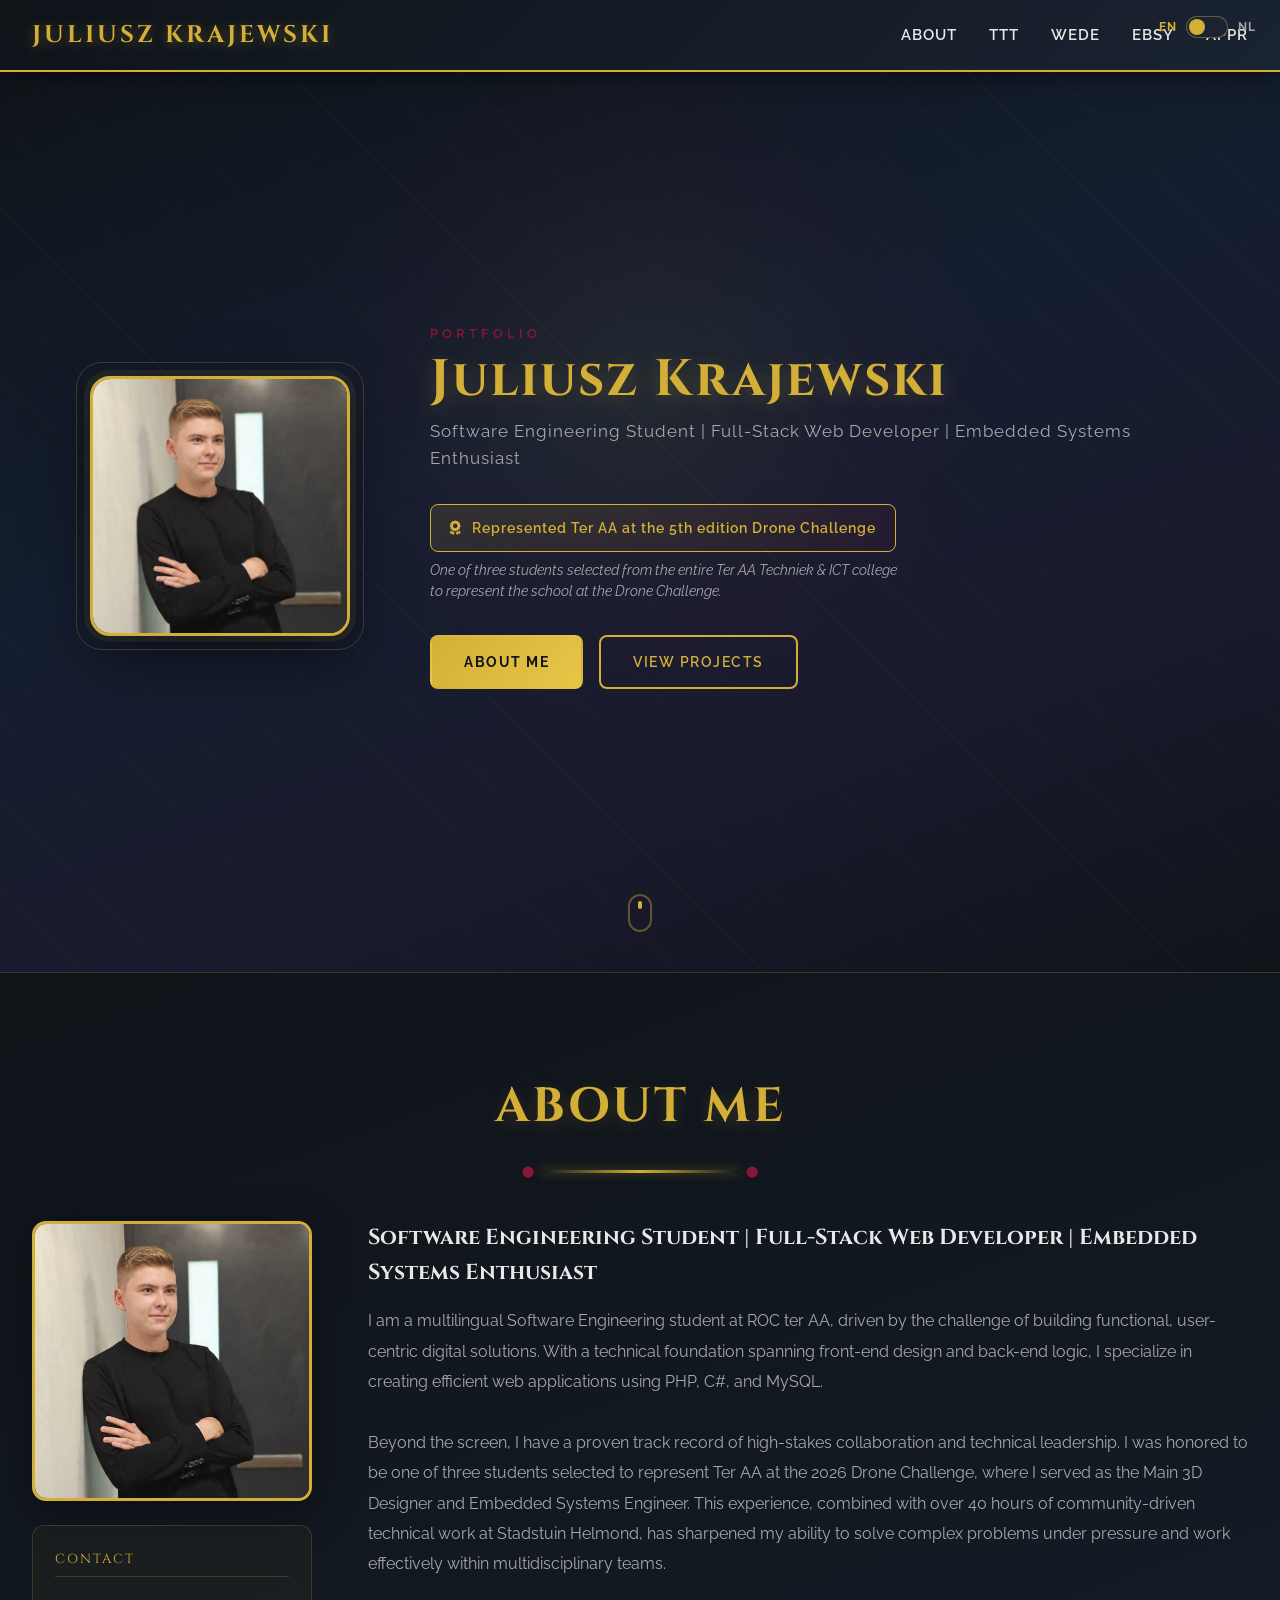
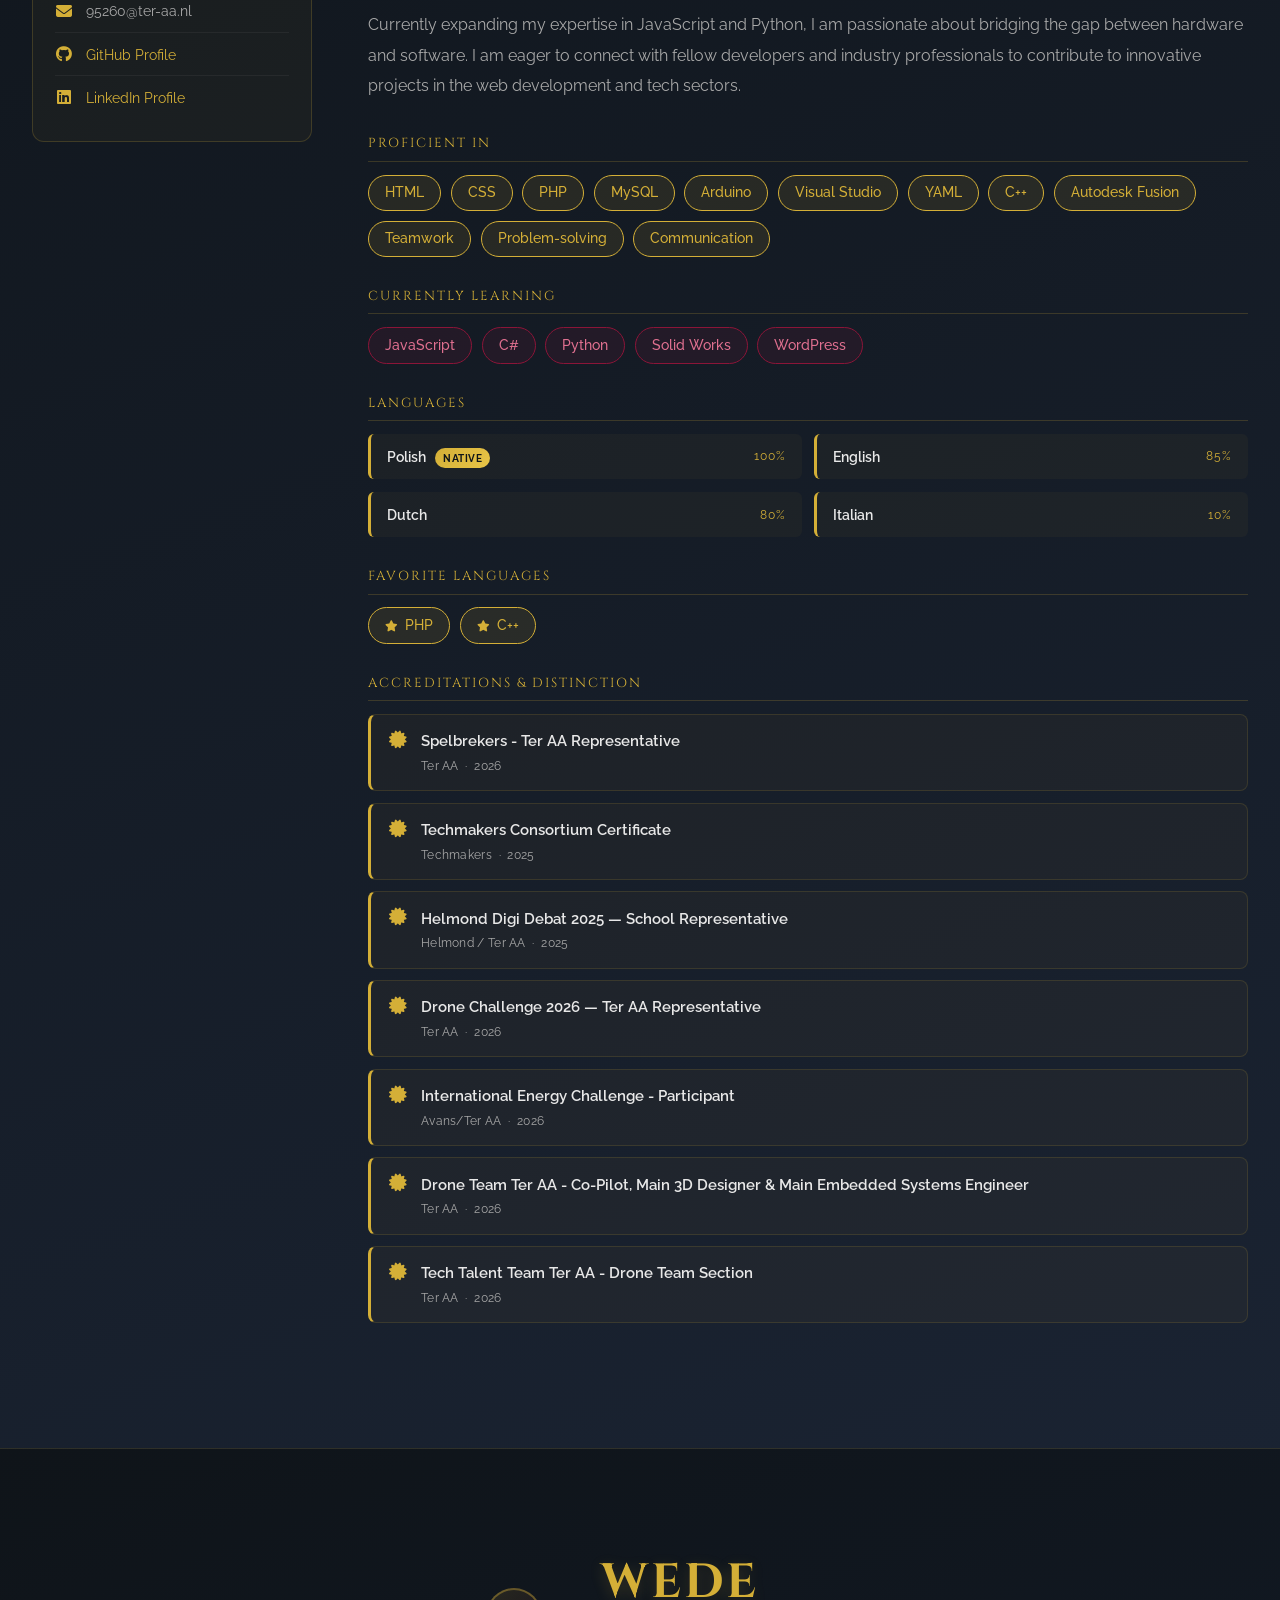
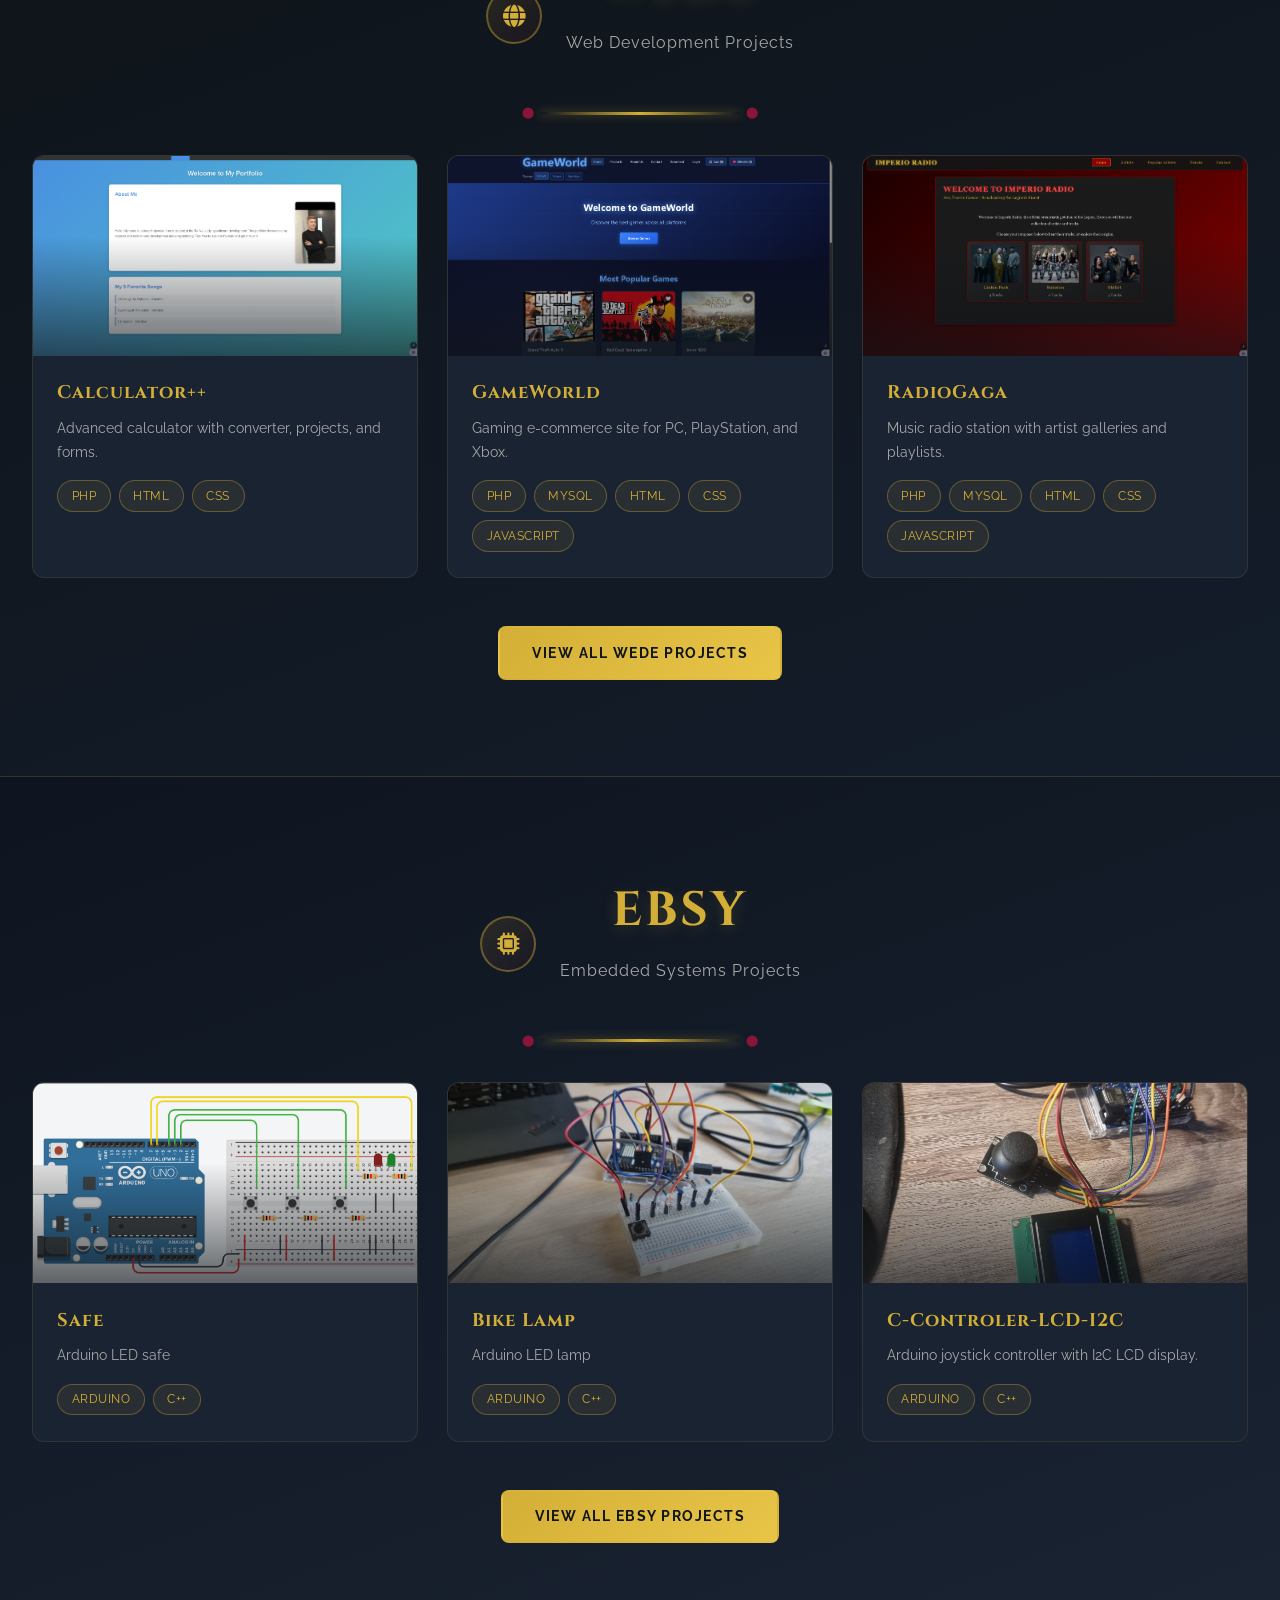
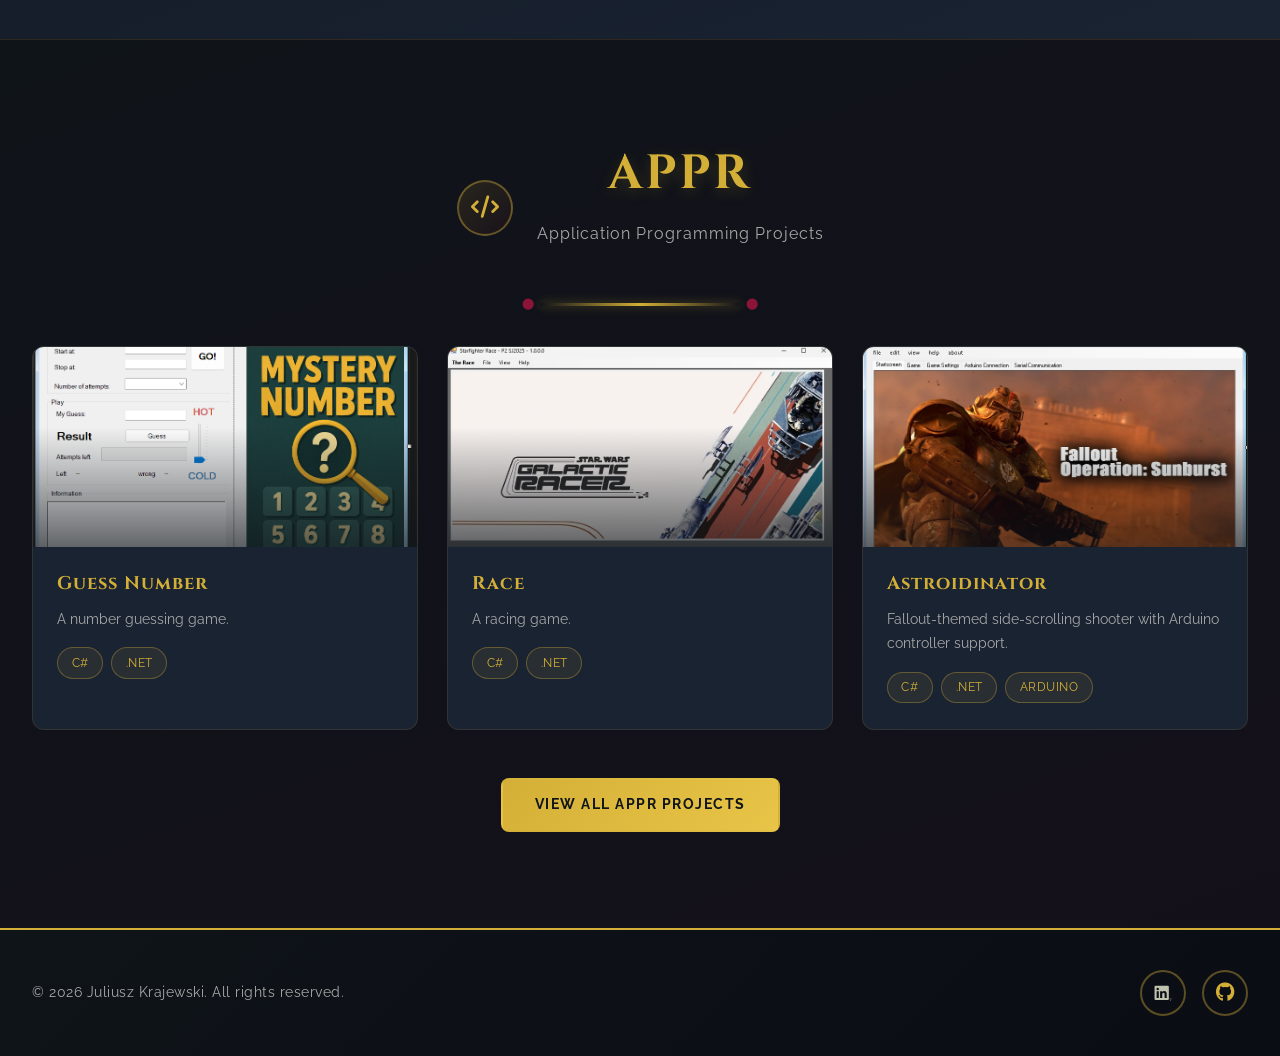
<file: index.html>
<!DOCTYPE html>
<html lang="en">
<head>
    <meta charset="UTF-8">
    <meta name="viewport" content="width=device-width, initial-scale=1.0">
    <title>Juliusz Krajewski – Portfolio</title>
    <link rel="preconnect" href="https://fonts.googleapis.com">
    <link href="https://fonts.googleapis.com/css2?family=Cinzel:wght@400;600;700&family=Raleway:wght@300;400;500;600;700&display=swap" rel="stylesheet">
    <link rel="stylesheet" href="https://cdnjs.cloudflare.com/ajax/libs/font-awesome/6.4.0/css/all.min.css">
    <link rel="stylesheet" href="styles/portfolio.css">
</head>
<body>

<!-- Language Toggle -->
<div class="lang-toggle-wrapper">
    <label class="lang-switch" aria-label="Switch language">
        <span class="lang-switch__label lang-switch__label--active">EN</span>
        <div class="lang-switch__toggle">
            <input type="checkbox" id="langToggle" aria-label="Toggle English / Dutch">
            <div class="lang-switch__slider"></div>
        </div>
        <span class="lang-switch__label">NL</span>
    </label>
</div>

<!-- NAVIGATION -->
<header class="main-header" id="top">
    <nav class="navbar">
        <div class="nav-container">
            <a href="#hero" class="logo-link" data-field="hero-name">Juliusz Krajewski</a>
            <ul class="nav-menu" id="navMenu">
                <li><a href="#about" class="nav-link" data-i18n="nav.about">About</a></li>
                <li><a href="pages/ttt.html" class="nav-link" data-i18n="nav.ttt">TTT</a></li>
                <li><a href="#wede"  class="nav-link" data-i18n="nav.wede">WEDE</a></li>
                <li><a href="#ebsy"  class="nav-link" data-i18n="nav.ebsy">EBSY</a></li>
                <li><a href="#appr"  class="nav-link" data-i18n="nav.appr">APPR</a></li>
            </ul>
            <button class="nav-toggle" id="navToggle" aria-label="Toggle navigation">
                <span></span><span></span><span></span>
            </button>
        </div>
    </nav>
</header>

<!-- HERO -->
<section class="hero" id="hero">
    <div class="hero-bg-pattern" aria-hidden="true"></div>
    <div class="hero-inner">

        <div class="hero-photo-wrap">
            <img data-field="hero-image"
                 src="assets/me.jpg"
                 alt="Juliusz Krajewski"
                 class="hero-photo">
            <div class="hero-photo-ring" aria-hidden="true"></div>
        </div>

        <div class="hero-text">
            <p class="hero-eyebrow" data-i18n="hero.eyebrow" data-field="hero-eyebrow">Portfolio</p>
            <h1 class="hero-name" data-field="hero-name">Juliusz Krajewski</h1>
            <p class="hero-title" data-i18n="hero.title">Software Engineering Student | Full-Stack Web Developer | Embedded Systems Enthusiast</p>
            <div class="hero-badge">
                <i class="fas fa-award"></i>
                <span data-i18n="hero.participation">Represented Ter AA at the 5th edition Drone Challenge</span>
            </div>
            <p class="hero-badge-sub" data-i18n="hero.badge_sub">
                One of three students selected from the entire Ter AA Techniek & ICT college
                to represent the school at the Drone Challenge.
            </p>
            <div class="hero-ctas">
                <a href="#about" class="btn-gold" data-i18n="hero.btn_about">About Me</a>
                <a href="#wede"  class="btn-outline" data-i18n="hero.btn_projects">View Projects</a>
            </div>
        </div>

    </div>
    <div class="scroll-indicator" aria-hidden="true"><span></span></div>
</section>

<!-- ABOUT ME -->
<section class="section about-section" id="about">
    <div class="section-container">
        <h2 class="section-title" data-i18n="about.title">About Me</h2>
        <div class="roman-divider"></div>

        <div class="about-grid">

            <!-- Left: photo + contact card -->
            <div class="about-left">
                <img data-field="about-image"
                     src="assets/me.jpg"
                     alt="Juliusz Krajewski"
                     class="about-photo">

                <div class="contact-card">
                    <p class="card-label" data-i18n="about.contact">Contact</p>
                    <div class="contact-item">
                        <i class="fas fa-envelope"></i>
                        <span data-field="contact-email">95260@ter-aa.nl</span>
                    </div>
                    <div class="contact-item">
                        <i class="fab fa-github"></i>
                        <a data-field="contact-github"
                           href="https://github.com/ShadowPL618"
                           target="_blank" rel="noopener" data-i18n="about.github">GitHub Profile</a>
                    </div>
                    <div class="contact-item">
                        <i class="fab fa-linkedin"></i>
                        <a data-field="contact-linkedin"
                           href="https://www.linkedin.com/in/juliusz-krajewski-12a225389/?skipRedirect=true"
                           target="_blank" rel="noopener" data-i18n="about.linkedin">LinkedIn Profile</a>
                    </div>
                </div>
            </div>

            <!-- Right: bio, skills, languages -->
            <div class="about-right">
                <h3 class="about-role" data-i18n="about.role">Software Engineering Student | Full-Stack Web Developer | Embedded Systems Enthusiast</h3>
                <p class="about-bio" data-i18n="about.bio"></p>

                <div class="skills-block">
                    <p class="card-label" data-i18n="about.skills_proficient">Proficient In</p>
                    <div class="badges-row" id="skills-proficient"></div>
                </div>

                <div class="skills-block">
                    <p class="card-label" data-i18n="about.skills_learning">Currently Learning</p>
                    <div class="badges-row" id="skills-learning"></div>
                </div>

                <div class="skills-block">
                    <p class="card-label" data-i18n="about.languages">Languages</p>
                    <div class="languages-grid" id="languages-grid"></div>
                </div>

                <div class="skills-block" id="favorite-block">
                    <p class="card-label" data-i18n="about.favorite_languages">Favorite Languages</p>
                    <div class="badges-row" id="favorite-technologies"></div>
                </div>

                <div class="skills-block">
                    <p class="card-label" data-i18n="about.certificates">Accreditations & Distinction</p>
                    <ul class="certificates-list" id="certificates-list"></ul>
                </div>
            </div>

        </div>
    </div>
</section>

<!-- WEDE SECTION -->
<section class="section proj-section proj-section--wede" id="wede">
    <div class="section-container">
        <div class="proj-section-header">
            <div class="proj-section-icon"><i class="fas fa-globe"></i></div>
            <div>
                <h2 class="section-title" data-i18n="section.wede">WEDE</h2>
                <p class="section-subtitle" data-i18n="section.wede_subtitle">Web Development Projects</p>
            </div>
        </div>
        <div class="roman-divider"></div>
        <div class="preview-grid" id="projects-wede"></div>
        <div class="section-cta">
            <a href="pages/wede.html" class="btn-gold" data-i18n="project.view_all_wede">
                View All WEDE Projects <i class="fas fa-arrow-right"></i>
            </a>
        </div>
    </div>
</section>

<!-- EBSY SECTION -->
<section class="section proj-section proj-section--ebsy" id="ebsy">
    <div class="section-container">
        <div class="proj-section-header">
            <div class="proj-section-icon"><i class="fas fa-microchip"></i></div>
            <div>
                <h2 class="section-title" data-i18n="section.ebsy">EBSY</h2>
                <p class="section-subtitle" data-i18n="section.ebsy_subtitle">Embedded Systems Projects</p>
            </div>
        </div>
        <div class="roman-divider"></div>
        <div class="preview-grid" id="projects-ebsy"></div>
        <div class="section-cta">
            <a href="pages/ebsy.html" class="btn-gold" data-i18n="project.view_all_ebsy">
                View All EBSY Projects <i class="fas fa-arrow-right"></i>
            </a>
        </div>
    </div>
</section>

<!-- APPR SECTION -->
<section class="section proj-section proj-section--appr" id="appr">
    <div class="section-container">
        <div class="proj-section-header">
            <div class="proj-section-icon"><i class="fas fa-code"></i></div>
            <div>
                <h2 class="section-title" data-i18n="section.appr">APPR</h2>
                <p class="section-subtitle" data-i18n="section.appr_subtitle">Application Programming Projects</p>
            </div>
        </div>
        <div class="roman-divider"></div>
        <div class="preview-grid" id="projects-appr"></div>
        <div class="section-cta">
            <a href="pages/appr.html" class="btn-gold" data-i18n="project.view_all_appr">
                View All APPR Projects <i class="fas fa-arrow-right"></i>
            </a>
        </div>
    </div>
</section>

<!-- FOOTER -->
<footer class="main-footer">
    <div class="footer-inner">
        <p class="footer-copy">&copy; <span id="footer-year">2026</span> <span id="footer-name">Juliusz Krajewski</span>. <span data-i18n="footer.copyright">All rights reserved.</span></p>
        <div class="footer-socials">
            <a href="https://www.linkedin.com/in/juliusz-krajewski-12a225389/?skipRedirect=true"
               target="_blank" rel="noopener" class="social-btn social-btn--linkedin" title="LinkedIn">
                <img src="assets/LinkedIn-Icon-Black-Logo.wine.svg" alt="LinkedIn" class="social-svg">
            </a>
            <a href="https://github.com/ShadowPL618"
               target="_blank" rel="noopener" class="social-btn social-btn--github" title="GitHub">
                <i class="fab fa-github"></i>
            </a>
        </div>
    </div>
</footer>

<!-- Scripts -->
<script src="data/portfolio-data.js"></script>
<script src="scripts/portfolio-i18n.js"></script>
<script src="scripts/portfolio-main.js"></script>

</body>
</html>
</file>
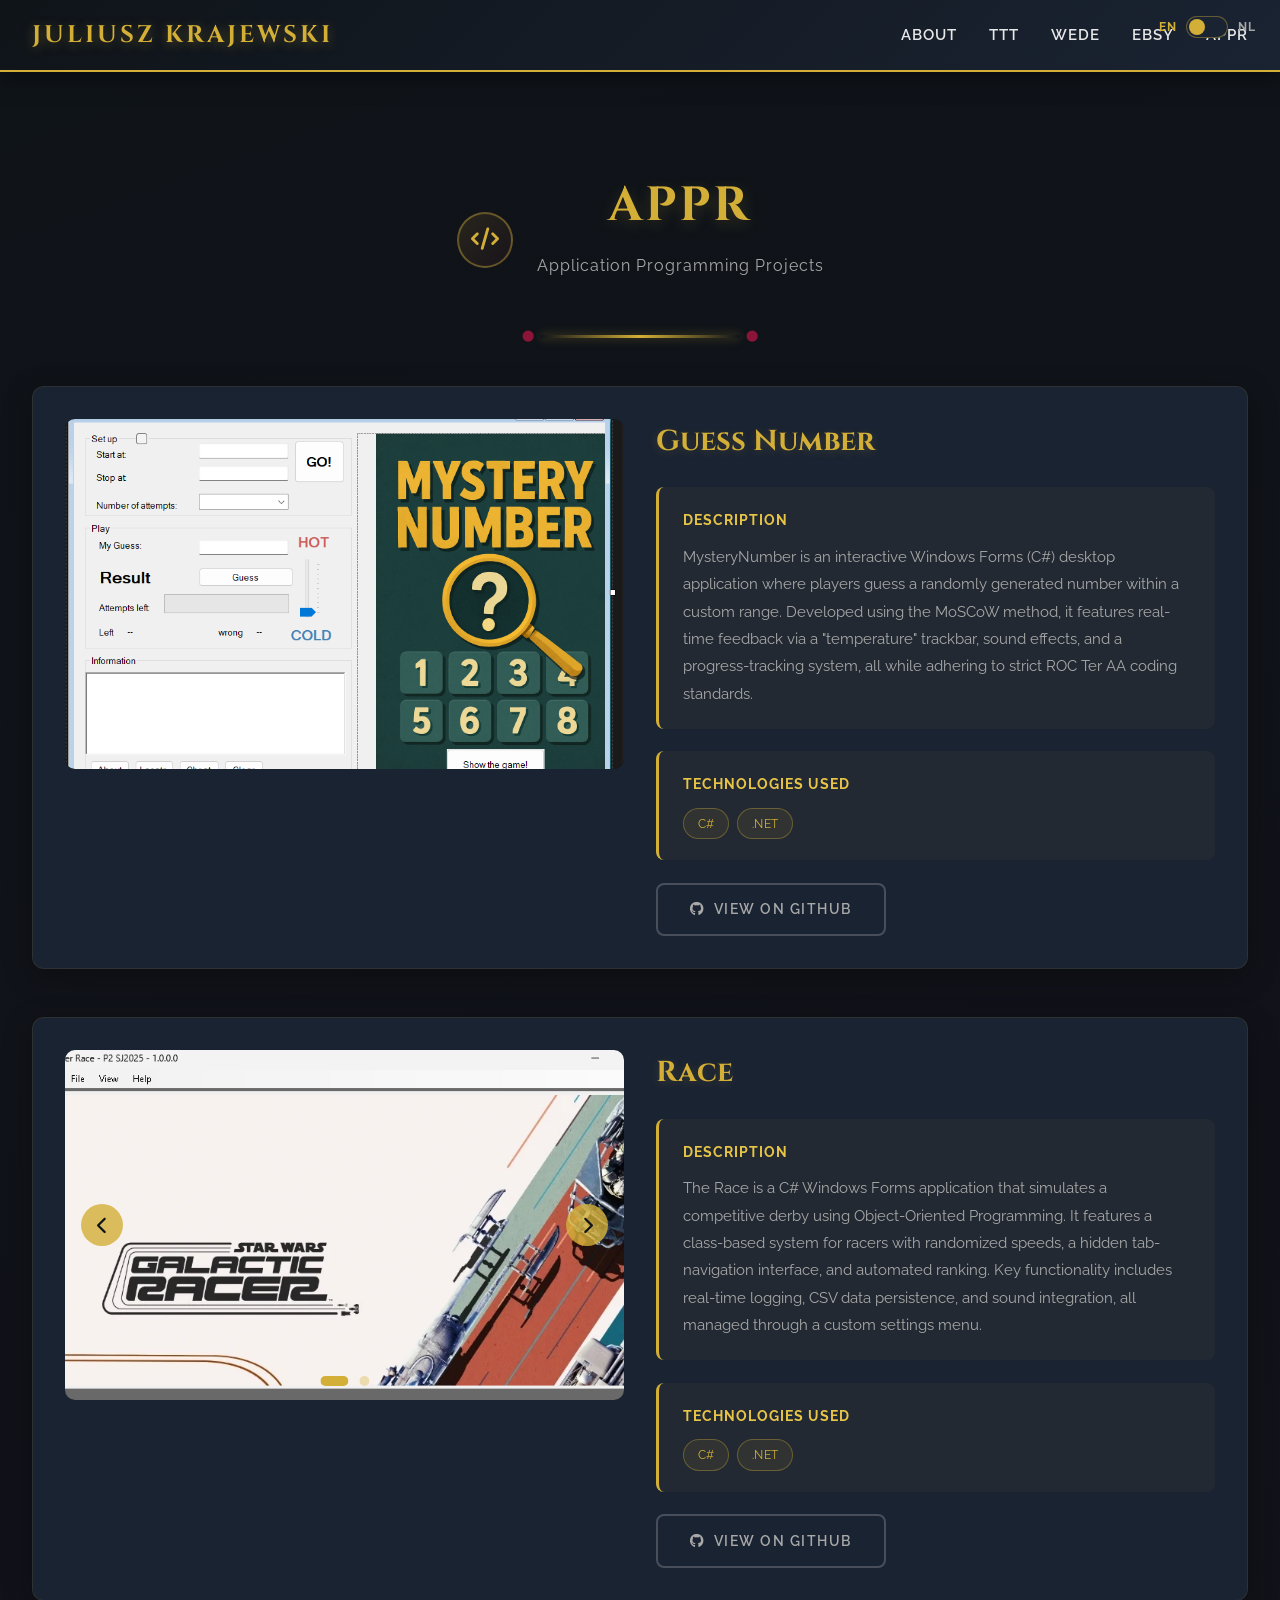
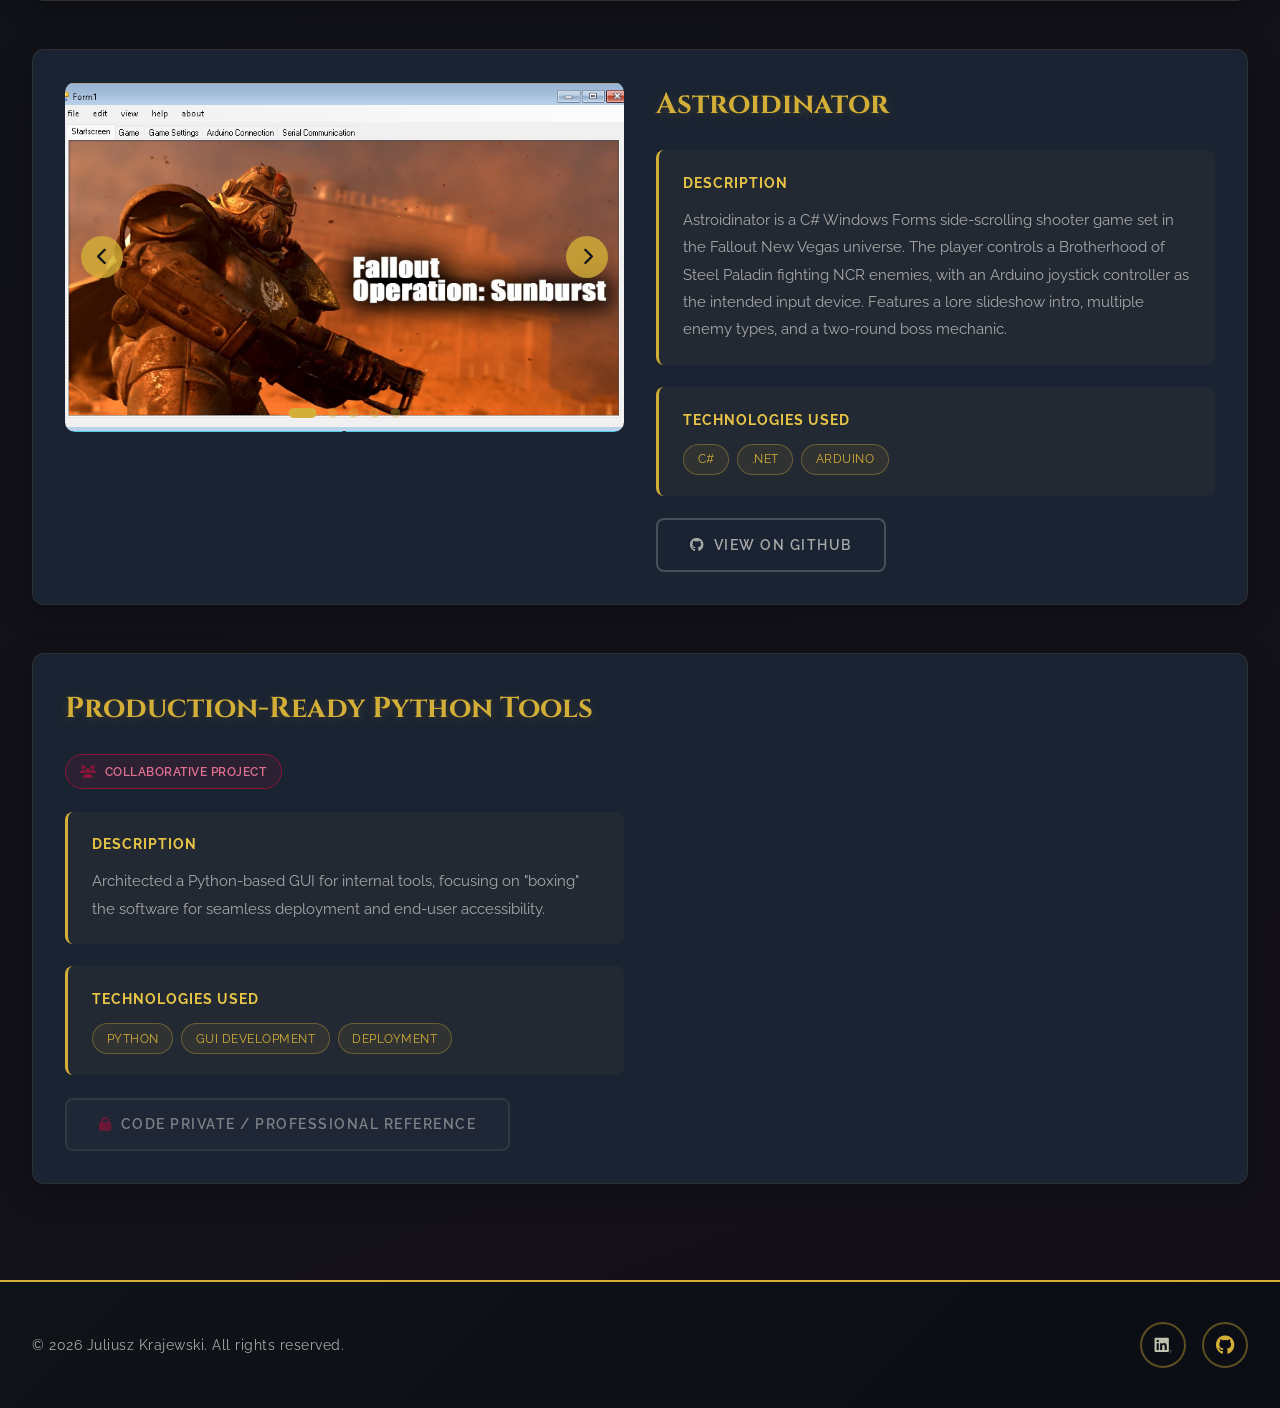
<file: appr.html>
<!DOCTYPE html>
<html lang="en">
<head>
    <meta charset="UTF-8">
    <meta name="viewport" content="width=device-width, initial-scale=1.0">
    <title>APPR – Application Programming Projects – Portfolio</title>
    <link rel="preconnect" href="https://fonts.googleapis.com">
    <link href="https://fonts.googleapis.com/css2?family=Cinzel:wght@400;600;700&family=Raleway:wght@300;400;500;600;700&display=swap" rel="stylesheet">
    <link rel="stylesheet" href="https://cdnjs.cloudflare.com/ajax/libs/font-awesome/6.4.0/css/all.min.css">
    <link rel="stylesheet" href="../styles/portfolio.css">
</head>
<body>

<!-- Language Toggle -->
<div class="lang-toggle-wrapper">
    <label class="lang-switch" aria-label="Switch language">
        <span class="lang-switch__label lang-switch__label--active">EN</span>
        <div class="lang-switch__toggle">
            <input type="checkbox" id="langToggle" aria-label="Toggle English / Dutch">
            <div class="lang-switch__slider"></div>
        </div>
        <span class="lang-switch__label">NL</span>
    </label>
</div>

<!-- NAVIGATION -->
<header class="main-header">
    <nav class="navbar">
        <div class="nav-container">
            <a href="../index.html" class="logo-link">Juliusz Krajewski</a>
            <ul class="nav-menu" id="navMenu">
                <li><a href="../index.html#about" class="nav-link" data-i18n="nav.about">About</a></li>
                <li><a href="ttt.html"             class="nav-link" data-i18n="nav.ttt">TTT</a></li>
                <li><a href="wede.html"            class="nav-link" data-i18n="nav.wede">WEDE</a></li>
                <li><a href="ebsy.html"            class="nav-link" data-i18n="nav.ebsy">EBSY</a></li>
                <li><a href="appr.html"            class="nav-link" data-i18n="nav.appr">APPR</a></li>
            </ul>
            <button class="nav-toggle" id="navToggle" aria-label="Toggle navigation">
                <span></span><span></span><span></span>
            </button>
        </div>
    </nav>
</header>

<main class="portfolio-main">

    <section class="section proj-section--appr">
        <div class="section-container">

            <div class="proj-section-header">
                <div class="proj-section-icon"><i class="fas fa-code"></i></div>
                <div>
                    <h2 class="section-title" data-i18n="section.appr">APPR</h2>
                    <p class="section-subtitle" data-i18n="section.appr_subtitle">Application Programming Projects</p>
                </div>
            </div>
            <div class="roman-divider"></div>

            <div class="projects-detailed-grid" id="projects-detailed"></div>

        </div>
    </section>

</main>

<!-- FOOTER -->
<footer class="main-footer">
    <div class="footer-inner">
        <p class="footer-copy">&copy; <span id="footer-year">2026</span> <span id="footer-name">Juliusz Krajewski</span>. <span data-i18n="footer.copyright">All rights reserved.</span></p>
        <div class="footer-socials">
            <a href="https://www.linkedin.com/in/juliusz-krajewski-12a225389/?skipRedirect=true"
               target="_blank" rel="noopener" class="social-btn social-btn--linkedin" title="LinkedIn">
                <img src="../assets/LinkedIn-Icon-Black-Logo.wine.svg" alt="LinkedIn" class="social-svg">
            </a>
            <a href="https://github.com/ShadowPL618"
               target="_blank" rel="noopener" class="social-btn social-btn--github" title="GitHub">
                <i class="fab fa-github"></i>
            </a>
        </div>
    </div>
</footer>

<!-- Scripts -->
<script src="../data/portfolio-data.js"></script>
<script src="../scripts/portfolio-i18n.js"></script>
<script src="../scripts/portfolio-main.js"></script>
<script>
    PORTFOLIO_RENDER.category = 'APPR';
    document.addEventListener('DOMContentLoaded', () => {
        PORTFOLIO_LANG.init();
        PORTFOLIO_RENDER.init();
        if (PORTFOLIO_RENDER.data) {
            PORTFOLIO_RENDER.renderProjectDetail('APPR');
            PORTFOLIO_RENDER.renderFooter();
        }
        PORTFOLIO_UI.initNav();
        PORTFOLIO_UI.initFadeIn();
        PORTFOLIO_UI.initLangToggle();
        PORTFOLIO_LANG.translatePage();
    });
</script>

</body>
</html>
</file>
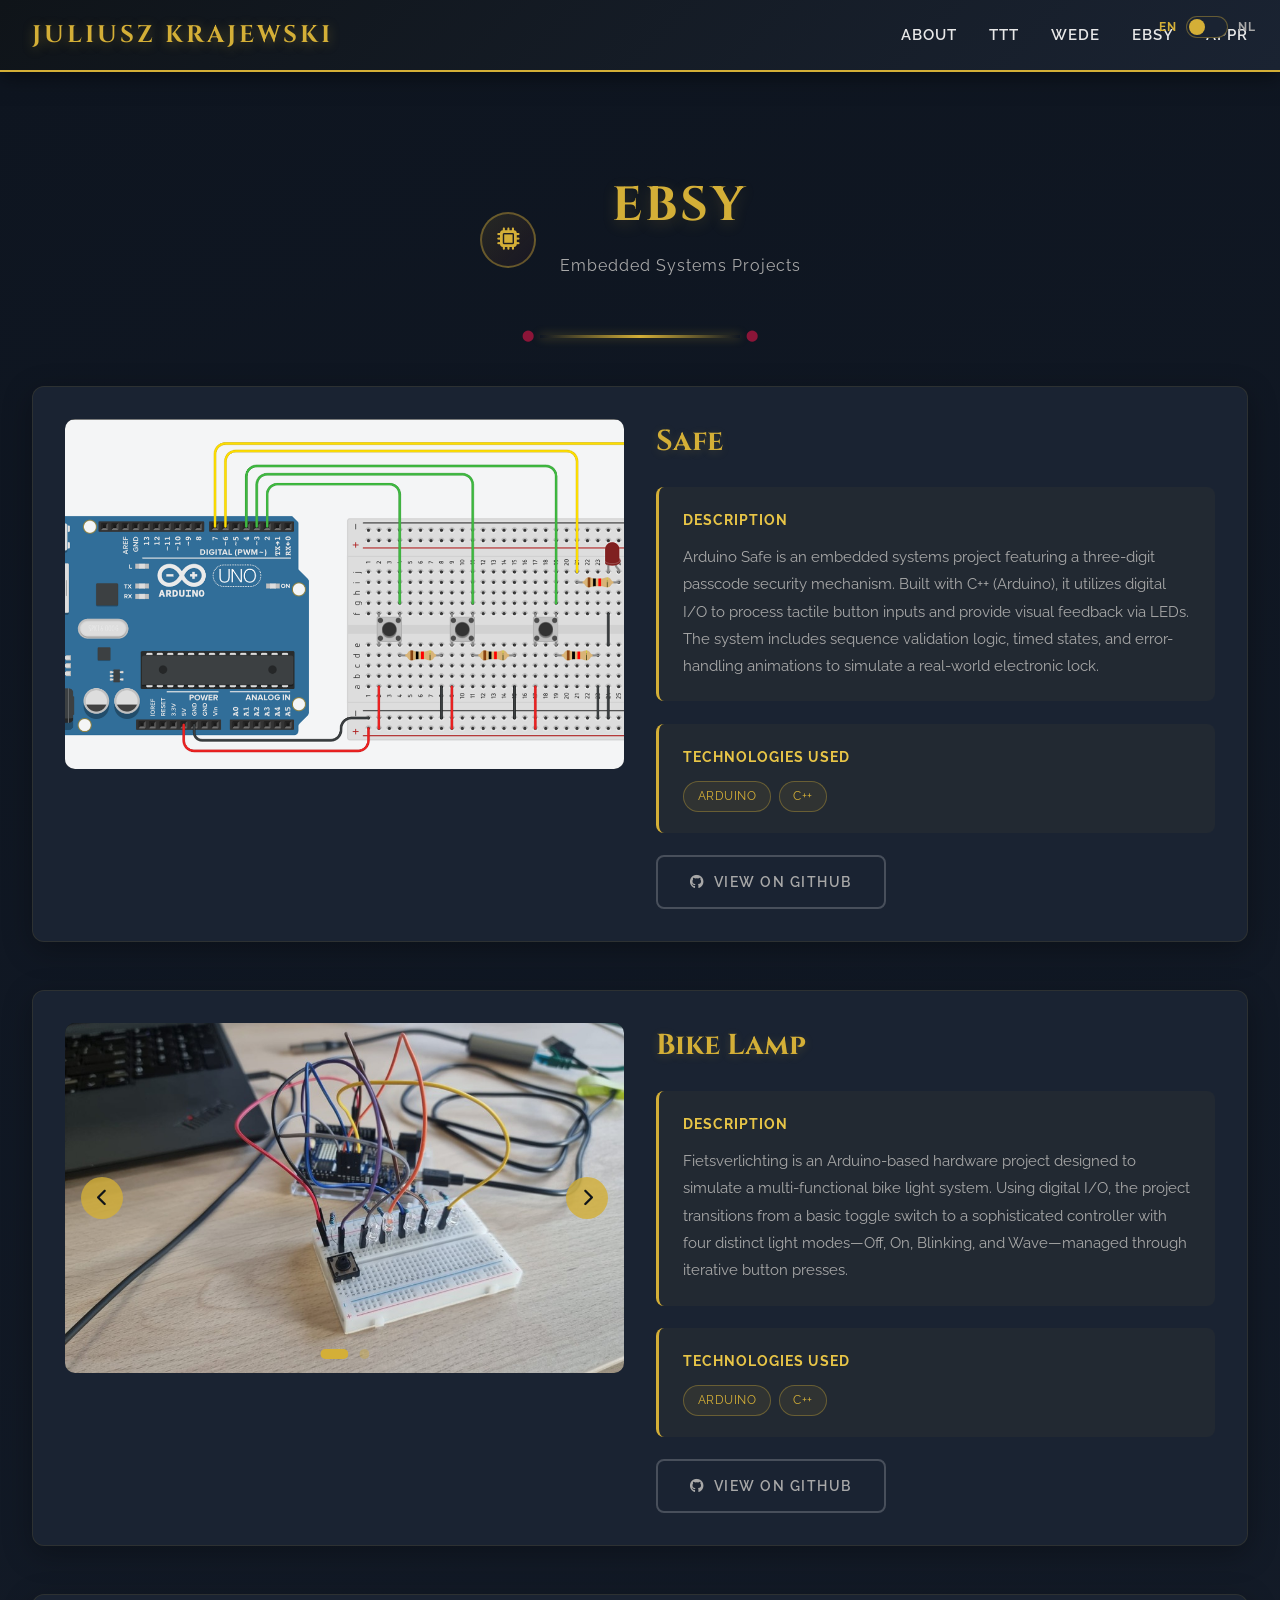
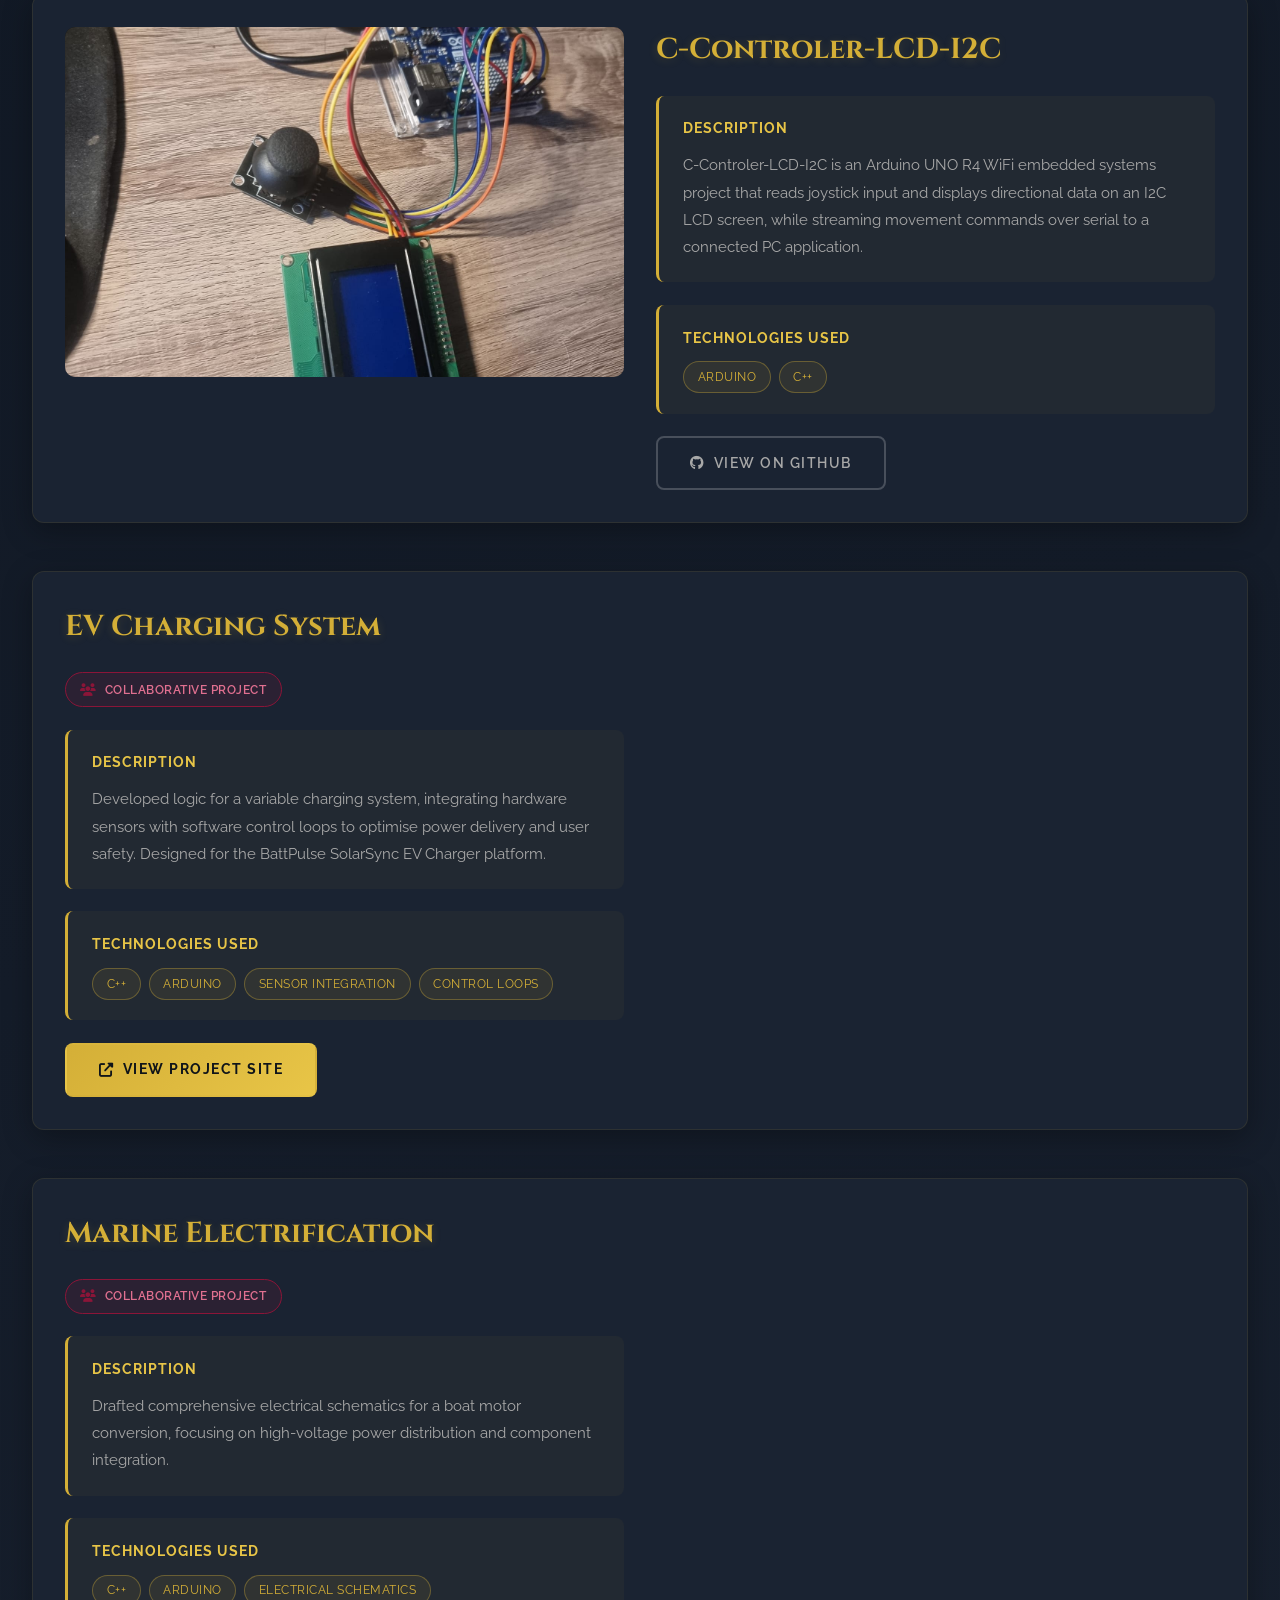
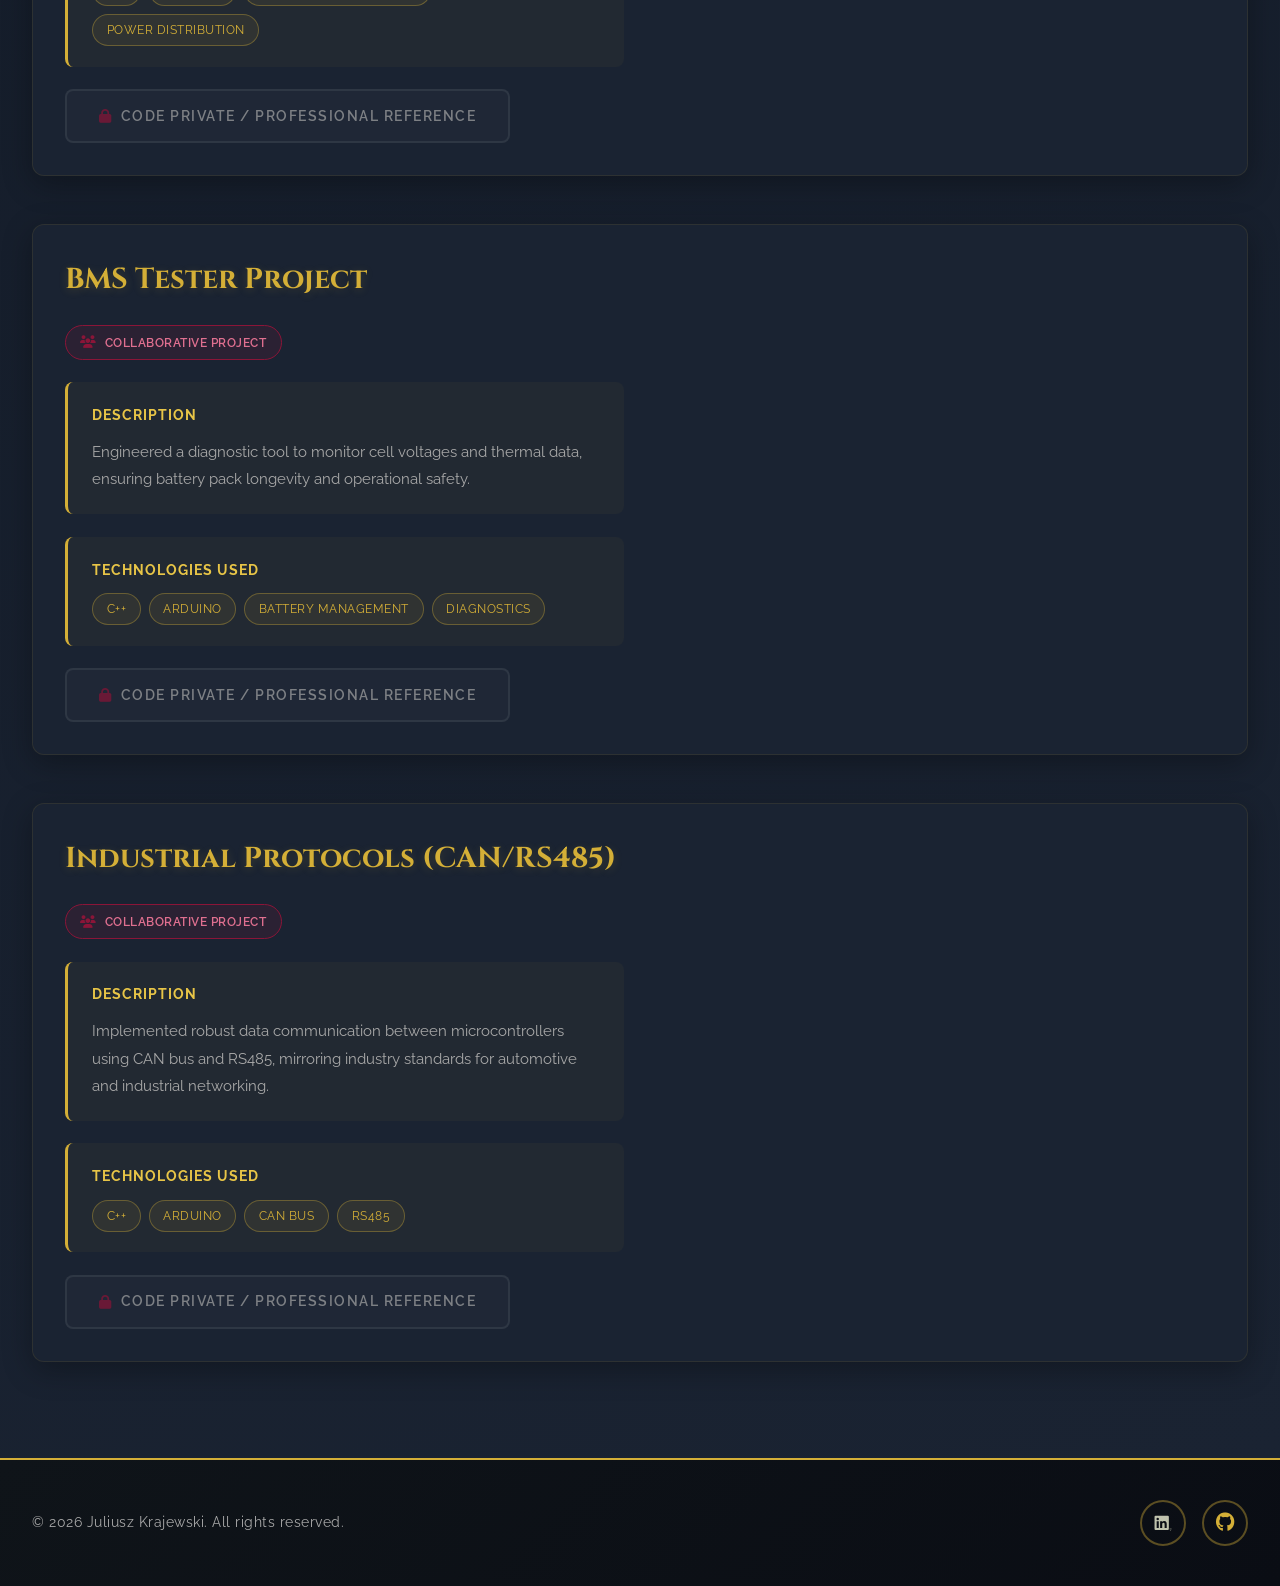
<file: ebsy.html>
<!DOCTYPE html>
<html lang="en">
<head>
    <meta charset="UTF-8">
    <meta name="viewport" content="width=device-width, initial-scale=1.0">
    <title>EBSY – Embedded Systems Projects – Portfolio</title>
    <link rel="preconnect" href="https://fonts.googleapis.com">
    <link href="https://fonts.googleapis.com/css2?family=Cinzel:wght@400;600;700&family=Raleway:wght@300;400;500;600;700&display=swap" rel="stylesheet">
    <link rel="stylesheet" href="https://cdnjs.cloudflare.com/ajax/libs/font-awesome/6.4.0/css/all.min.css">
    <link rel="stylesheet" href="../styles/portfolio.css">
</head>
<body>

<!-- Language Toggle -->
<div class="lang-toggle-wrapper">
    <label class="lang-switch" aria-label="Switch language">
        <span class="lang-switch__label lang-switch__label--active">EN</span>
        <div class="lang-switch__toggle">
            <input type="checkbox" id="langToggle" aria-label="Toggle English / Dutch">
            <div class="lang-switch__slider"></div>
        </div>
        <span class="lang-switch__label">NL</span>
    </label>
</div>

<!-- NAVIGATION -->
<header class="main-header">
    <nav class="navbar">
        <div class="nav-container">
            <a href="../index.html" class="logo-link">Juliusz Krajewski</a>
            <ul class="nav-menu" id="navMenu">
                <li><a href="../index.html#about" class="nav-link" data-i18n="nav.about">About</a></li>
                <li><a href="ttt.html"             class="nav-link" data-i18n="nav.ttt">TTT</a></li>
                <li><a href="wede.html"            class="nav-link" data-i18n="nav.wede">WEDE</a></li>
                <li><a href="ebsy.html"            class="nav-link" data-i18n="nav.ebsy">EBSY</a></li>
                <li><a href="appr.html"            class="nav-link" data-i18n="nav.appr">APPR</a></li>
            </ul>
            <button class="nav-toggle" id="navToggle" aria-label="Toggle navigation">
                <span></span><span></span><span></span>
            </button>
        </div>
    </nav>
</header>

<main class="portfolio-main">

    <section class="section proj-section--ebsy">
        <div class="section-container">

            <div class="proj-section-header">
                <div class="proj-section-icon"><i class="fas fa-microchip"></i></div>
                <div>
                    <h2 class="section-title" data-i18n="section.ebsy">EBSY</h2>
                    <p class="section-subtitle" data-i18n="section.ebsy_subtitle">Embedded Systems Projects</p>
                </div>
            </div>
            <div class="roman-divider"></div>

            <div class="projects-detailed-grid" id="projects-detailed"></div>

        </div>
    </section>

</main>

<!-- FOOTER -->
<footer class="main-footer">
    <div class="footer-inner">
        <p class="footer-copy">&copy; <span id="footer-year">2026</span> <span id="footer-name">Juliusz Krajewski</span>. <span data-i18n="footer.copyright">All rights reserved.</span></p>
        <div class="footer-socials">
            <a href="https://www.linkedin.com/in/juliusz-krajewski-12a225389/?skipRedirect=true"
               target="_blank" rel="noopener" class="social-btn social-btn--linkedin" title="LinkedIn">
                <img src="../assets/LinkedIn-Icon-Black-Logo.wine.svg" alt="LinkedIn" class="social-svg">
            </a>
            <a href="https://github.com/ShadowPL618"
               target="_blank" rel="noopener" class="social-btn social-btn--github" title="GitHub">
                <i class="fab fa-github"></i>
            </a>
        </div>
    </div>
</footer>

<!-- Scripts -->
<script src="../data/portfolio-data.js"></script>
<script src="../scripts/portfolio-i18n.js"></script>
<script src="../scripts/portfolio-main.js"></script>
<script>
    PORTFOLIO_RENDER.category = 'EBSY';
    document.addEventListener('DOMContentLoaded', () => {
        PORTFOLIO_LANG.init();
        PORTFOLIO_RENDER.init();
        if (PORTFOLIO_RENDER.data) {
            PORTFOLIO_RENDER.renderProjectDetail('EBSY');
            PORTFOLIO_RENDER.renderFooter();
        }
        PORTFOLIO_UI.initNav();
        PORTFOLIO_UI.initFadeIn();
        PORTFOLIO_UI.initLangToggle();
        PORTFOLIO_LANG.translatePage();
    });
</script>

</body>
</html>
</file>
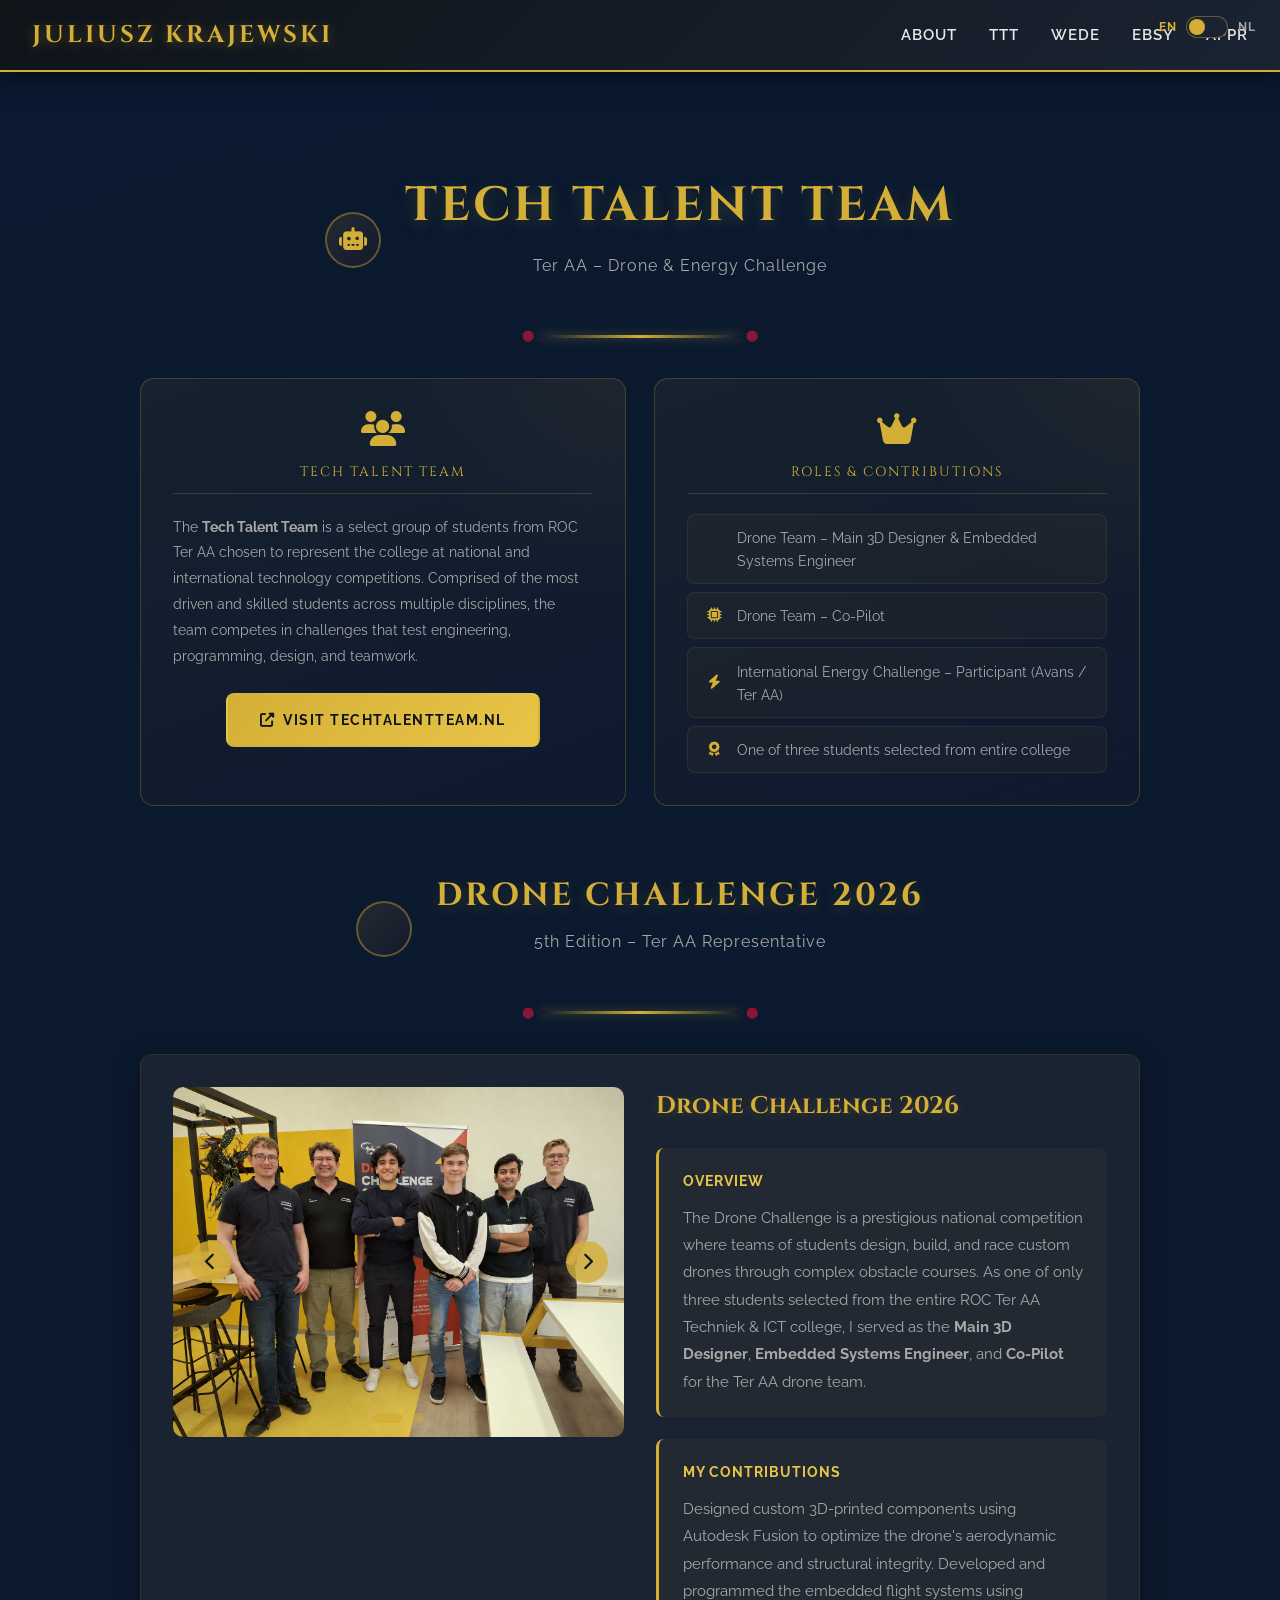
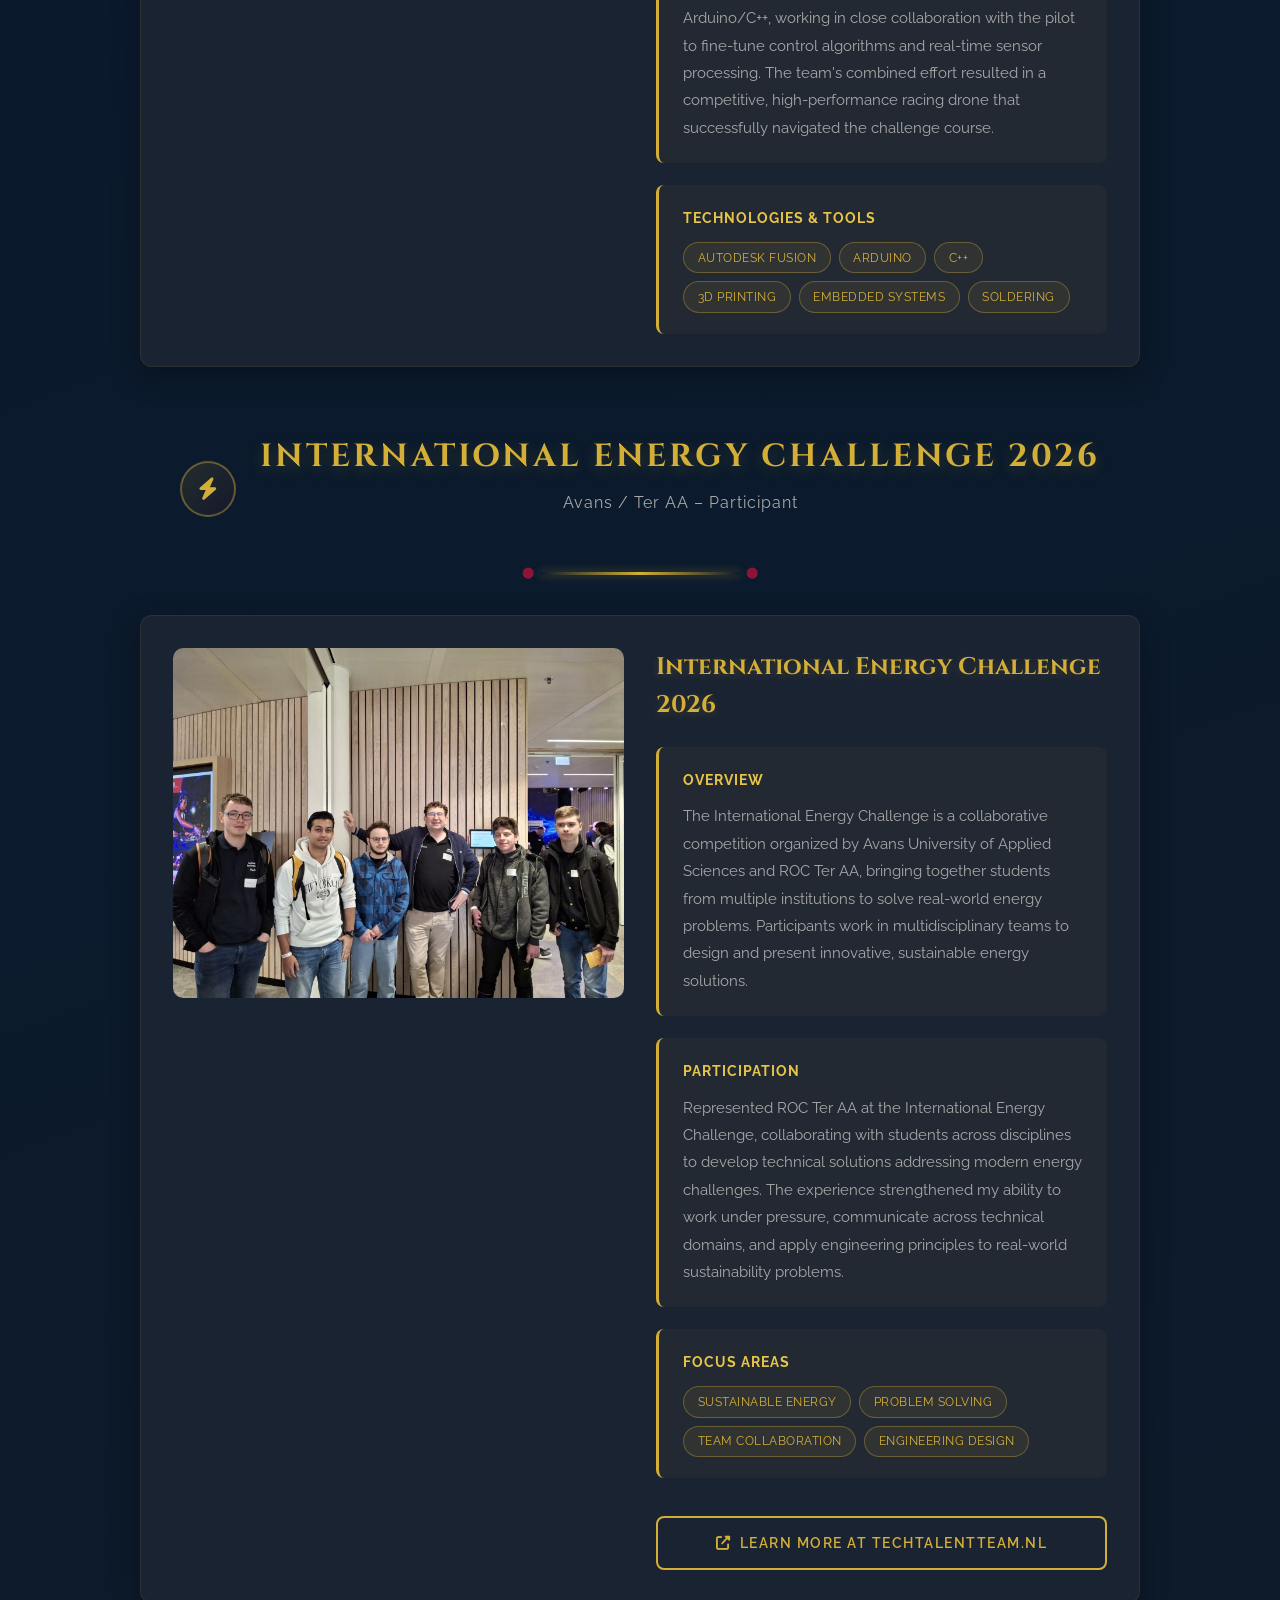
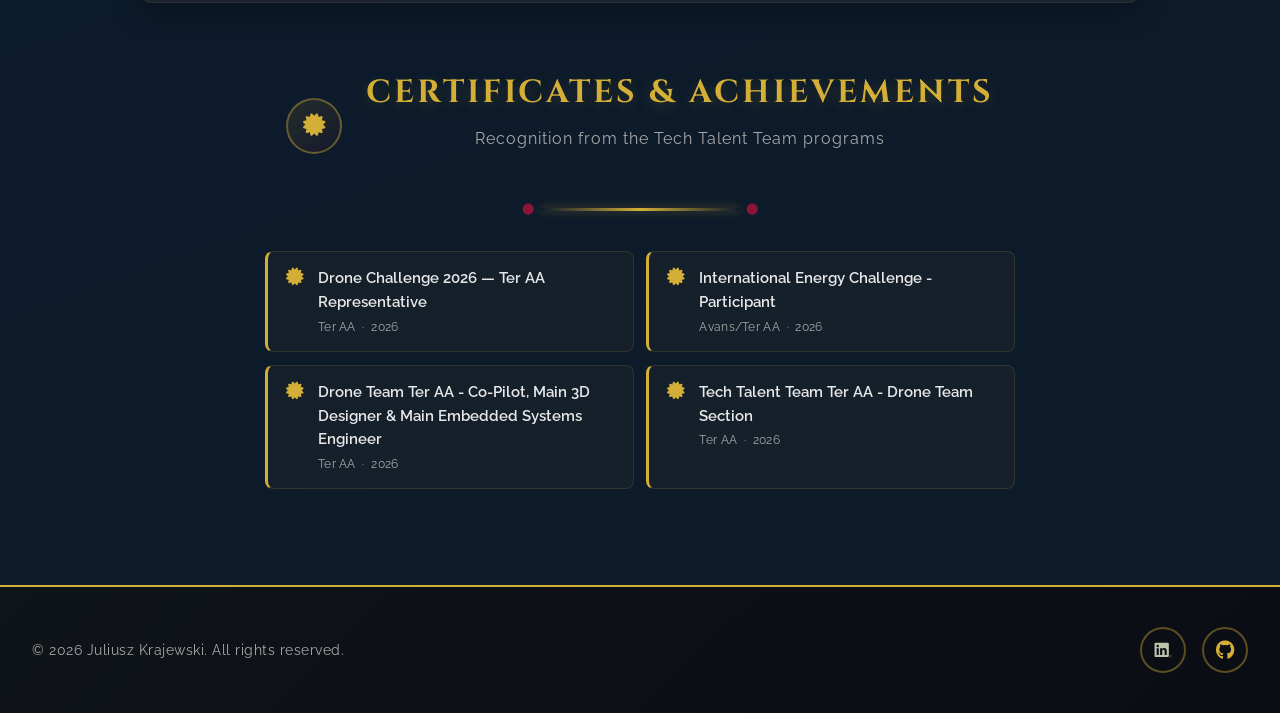
<file: ttt.html>
<!DOCTYPE html>
<html lang="en">
<head>
    <meta charset="UTF-8">
    <meta name="viewport" content="width=device-width, initial-scale=1.0">
    <title>TTT – Tech Talent Team – Portfolio</title>
    <link rel="preconnect" href="https://fonts.googleapis.com">
    <link href="https://fonts.googleapis.com/css2?family=Cinzel:wght@400;600;700&family=Raleway:wght@300;400;500;600;700&display=swap" rel="stylesheet">
    <link rel="stylesheet" href="https://cdnjs.cloudflare.com/ajax/libs/font-awesome/6.4.0/css/all.min.css">
    <link rel="stylesheet" href="../styles/portfolio.css">
</head>
<body>

<!-- Language Toggle -->
<div class="lang-toggle-wrapper">
    <label class="lang-switch" aria-label="Switch language">
        <span class="lang-switch__label lang-switch__label--active">EN</span>
        <div class="lang-switch__toggle">
            <input type="checkbox" id="langToggle" aria-label="Toggle English / Dutch">
            <div class="lang-switch__slider"></div>
        </div>
        <span class="lang-switch__label">NL</span>
    </label>
</div>

<!-- NAVIGATION -->
<header class="main-header">
    <nav class="navbar">
        <div class="nav-container">
            <a href="../index.html" class="logo-link">Juliusz Krajewski</a>
            <ul class="nav-menu" id="navMenu">
                <li><a href="../index.html#about" class="nav-link" data-i18n="nav.about">About</a></li>
                <li><a href="ttt.html"             class="nav-link" data-i18n="nav.ttt">TTT</a></li>
                <li><a href="wede.html"            class="nav-link" data-i18n="nav.wede">WEDE</a></li>
                <li><a href="ebsy.html"            class="nav-link" data-i18n="nav.ebsy">EBSY</a></li>
                <li><a href="appr.html"            class="nav-link" data-i18n="nav.appr">APPR</a></li>
            </ul>
            <button class="nav-toggle" id="navToggle" aria-label="Toggle navigation">
                <span></span><span></span><span></span>
            </button>
        </div>
    </nav>
</header>

<main class="portfolio-main">

<section class="section proj-section--appr" style="background: linear-gradient(160deg, #0a192f 0%, #0d1b2a 100%);">
    <div class="section-container">

        <div class="proj-section-header">
            <div class="proj-section-icon"><i class="fas fa-robot"></i></div>
            <div>
                <h2 class="section-title" data-i18n="ttt.title">Tech Talent Team</h2>
                <p class="section-subtitle" data-i18n="ttt.subtitle">Ter AA – Drone & Energy Challenge</p>
            </div>
        </div>
        <div class="roman-divider"></div>

        <!-- Two info cards side by side -->
        <div class="ttt-intro-grid">
            <div class="ttt-card">
                <i class="fas fa-users ttt-card-icon"></i>
                <p class="ttt-card-title" data-i18n="ttt.card_title">Tech Talent Team</p>
                <p class="ttt-card-text" data-i18n="ttt.card_text">
                    The <strong>Tech Talent Team</strong> is a select group of students from ROC Ter AA chosen to 
                    represent the college at national and international technology competitions. 
                    Comprised of the most driven and skilled students across multiple disciplines, 
                    the team competes in challenges that test engineering, programming, design, and teamwork.
                </p>
                <div style="margin-top:1.5rem; text-align:center;">
                    <a href="https://techtalentteam.nl/" target="_blank" rel="noopener" class="btn-gold">
                        <i class="fas fa-external-link-alt"></i> <span data-i18n="ttt.visit_ttt">Visit TechTalentTeam.nl</span>
                    </a>
                </div>
            </div>

            <div class="ttt-card">
                <i class="fas fa-crown ttt-card-icon"></i>
                <p class="ttt-card-title" data-i18n="ttt.roles_title">Roles & Contributions</p>
                <ul class="ttt-roles-list">
                    <li><i class="fas fa-drone"></i> <span data-i18n="ttt.role1">Drone Team – Main 3D Designer & Embedded Systems Engineer</span></li>
                    <li><i class="fas fa-microchip"></i> <span data-i18n="ttt.role2">Drone Team – Co-Pilot</span></li>
                    <li><i class="fas fa-bolt"></i> <span data-i18n="ttt.role3">International Energy Challenge – Participant (Avans / Ter AA)</span></li>
                    <li><i class="fas fa-award"></i> <span data-i18n="ttt.role4">One of three students selected from entire college</span></li>
                </ul>
            </div>
        </div>

        <!-- Drone Challenge Section -->
        <div style="margin-top:4rem;">
            <div class="proj-section-header">
                <div class="proj-section-icon"><i class="fas fa-drone"></i></div>
                <div>
                    <h2 class="section-title" style="font-size:clamp(1.2rem, 3vw, 2rem);" data-i18n="drone.title">Drone Challenge 2026</h2>
                    <p class="section-subtitle" data-i18n="drone.subtitle">5th Edition – Ter AA Representative</p>
                </div>
            </div>
            <div class="roman-divider"></div>

            <div class="projects-detailed-grid" style="grid-template-columns:1fr; max-width:1000px; margin:2rem auto 0;">
                <div class="ttt-detail-card">

                    <div class="project-media-carousel">
                        <div class="carousel-main">
                            <div class="carousel-item active">
                                <img src="../assets/DroneTeam.jpg" alt="Drone Team Ter AA">
                            </div>
                            <div class="carousel-item">
                                <div class="video-container" style="background:#000;">
                                    <video width="100%" height="100%" controls style="max-height:360px;">
                                        <source src="../assets/DroneFlying.mp4" type="video/mp4">
                                    </video>
                                </div>
                            </div>
                        </div>

                        <div class="carousel-nav">
                            <button type="button" class="carousel-prev" onclick="changeSlide(this, -1)" title="Previous slide"><i class="fas fa-chevron-left"></i></button>
                            <button type="button" class="carousel-next" onclick="changeSlide(this,  1)" title="Next slide"><i class="fas fa-chevron-right"></i></button>
                        </div>
                        <div class="carousel-indicators">
                            <span class="indicator active" onclick="goToSlide(this, 0)"></span>
                            <span class="indicator" onclick="goToSlide(this, 1)"></span>
                        </div>
                    </div>

                    <div class="ttt-content-side">
                        <h3 data-i18n="drone.title">Drone Challenge 2026</h3>

                        <div class="project-overview">
                            <h4 data-i18n="drone.overview_title">Overview</h4>
                            <p data-i18n="drone.overview_text">
                                The Drone Challenge is a prestigious national competition where teams of students 
                                design, build, and race custom drones through complex obstacle courses. 
                                As one of only three students selected from the entire ROC Ter AA Techniek & ICT college,
                                I served as the <strong>Main 3D Designer</strong>, <strong>Embedded Systems Engineer</strong>, 
                                and <strong>Co-Pilot</strong> for the Ter AA drone team.
                            </p>
                        </div>

                        <div class="project-description">
                            <h4 data-i18n="drone.contributions_title">My Contributions</h4>
                            <p data-i18n="drone.contributions_text">
                                Designed custom 3D-printed components using Autodesk Fusion to optimize the drone's 
                                aerodynamic performance and structural integrity. Developed and programmed the embedded 
                                flight systems using Arduino/C++, working in close collaboration with the pilot to 
                                fine-tune control algorithms and real-time sensor processing. The team's combined effort 
                                resulted in a competitive, high-performance racing drone that successfully navigated 
                                the challenge course.
                            </p>
                        </div>

                        <div class="project-tech-section">
                            <h4 data-i18n="drone.technologies">Technologies & Tools</h4>
                            <div class="project-tech">
                                <span class="tech-tag">Autodesk Fusion</span>
                                <span class="tech-tag">Arduino</span>
                                <span class="tech-tag">C++</span>
                                <span class="tech-tag">3D Printing</span>
                                <span class="tech-tag">Embedded Systems</span>
                                <span class="tech-tag">Soldering</span>
                            </div>
                        </div>
                    </div>
                </div>
            </div>
        </div>

        <!-- Energy Challenge Section -->
        <div style="margin-top:4rem;">
            <div class="proj-section-header">
                <div class="proj-section-icon"><i class="fas fa-bolt"></i></div>
                <div>
                    <h2 class="section-title" style="font-size:clamp(1.2rem, 3vw, 2rem);" data-i18n="energy.title">International Energy Challenge 2026</h2>
                    <p class="section-subtitle" data-i18n="energy.subtitle">Avans / Ter AA – Participant</p>
                </div>
            </div>
            <div class="roman-divider"></div>

            <div class="projects-detailed-grid" style="grid-template-columns:1fr; max-width:1000px; margin:2rem auto 0;">
                <div class="ttt-detail-card">

                    <div class="project-media-carousel">
                        <div class="carousel-main">
                            <div class="carousel-item active">
                                <img src="../assets/energyChallenge.jpg" alt="Energy Challenge 2026">
                            </div>
                        </div>
                    </div>

                    <div class="ttt-content-side">
                        <h3 data-i18n="energy.title">International Energy Challenge</h3>

                        <div class="project-overview">
                            <h4 data-i18n="energy.overview_title">Overview</h4>
                            <p data-i18n="energy.overview_text">
                                The International Energy Challenge is a collaborative competition organized by 
                                Avans University of Applied Sciences and ROC Ter AA, bringing together students 
                                from multiple institutions to solve real-world energy problems. Participants work 
                                in multidisciplinary teams to design and present innovative, sustainable energy 
                                solutions.
                            </p>
                        </div>

                        <div class="project-description">
                            <h4 data-i18n="energy.participation_title">Participation</h4>
                            <p data-i18n="energy.participation_text">
                                Represented ROC Ter AA at the International Energy Challenge, collaborating with 
                                students across disciplines to develop technical solutions addressing modern energy 
                                challenges. The experience strengthened my ability to work under pressure, communicate 
                                across technical domains, and apply engineering principles to real-world sustainability problems.
                            </p>
                        </div>

                        <div class="project-tech-section">
                            <h4 data-i18n="energy.focus_areas">Focus Areas</h4>
                            <div class="project-tech">
                                <span class="tech-tag">Sustainable Energy</span>
                                <span class="tech-tag">Problem Solving</span>
                                <span class="tech-tag">Team Collaboration</span>
                                <span class="tech-tag">Engineering Design</span>
                            </div>
                        </div>

                        <div class="project-action" style="margin-top:1rem;">
                            <a href="https://techtalentteam.nl/" target="_blank" rel="noopener" class="btn-outline" style="width:100%; justify-content:center;">
                                <i class="fas fa-external-link-alt"></i> <span data-i18n="drone.learn_more">Learn More at TechTalentTeam.nl</span>
                            </a>
                        </div>
                    </div>
                </div>
            </div>
        </div>

        <!-- Certificates Section -->
        <div style="margin-top:4rem;">
            <div class="proj-section-header">
                <div class="proj-section-icon"><i class="fas fa-certificate"></i></div>
                <div>
                    <h2 class="section-title" style="font-size:clamp(1.2rem, 3vw, 2rem);" data-i18n="certificates.title">Certificates & Achievements</h2>
                    <p class="ttt-section-subtitle" data-i18n="certificates.subtitle">Recognition from the Tech Talent Team programs</p>
                </div>
            </div>
            <div class="roman-divider"></div>

            <div class="ttt-certs-grid" id="ttt-certificates"></div>
        </div>

    </div>
</section>

</main>

<!-- FOOTER -->
<footer class="main-footer">
    <div class="footer-inner">
        <p class="footer-copy">&copy; <span id="footer-year">2026</span> <span id="footer-name">Juliusz Krajewski</span>. <span data-i18n="footer.copyright">All rights reserved.</span></p>
        <div class="footer-socials">
            <a href="https://www.linkedin.com/in/juliusz-krajewski-12a225389/?skipRedirect=true"
               target="_blank" rel="noopener" class="social-btn social-btn--linkedin" title="LinkedIn">
                <img src="../assets/LinkedIn-Icon-Black-Logo.wine.svg" alt="LinkedIn" class="social-svg">
            </a>
            <a href="https://github.com/ShadowPL618"
               target="_blank" rel="noopener" class="social-btn social-btn--github" title="GitHub">
                <i class="fab fa-github"></i>
            </a>
        </div>
    </div>
</footer>

<!-- Scripts -->
<script src="../data/portfolio-data.js"></script>
<script src="../scripts/portfolio-i18n.js"></script>
<script src="../scripts/portfolio-main.js"></script>
<script>
/* Carousel logic */
function changeSlide(btn, dir) {
    const carousel = btn.closest('.ttt-media-side, .project-media-carousel');
    if (!carousel) return;
    const items = carousel.querySelectorAll('.carousel-item');
    const dots = carousel.querySelectorAll('.indicator');
    let cur = [...items].findIndex(i => i.classList.contains('active'));
    let next = (cur + dir + items.length) % items.length;
    items[cur].classList.remove('active');
    items[next].classList.add('active');
    if (dots.length) { dots[cur].classList.remove('active'); dots[next].classList.add('active'); }
}
function goToSlide(dot, idx) {
    const carousel = dot.closest('.ttt-media-side, .project-media-carousel');
    if (!carousel) return;
    const items = carousel.querySelectorAll('.carousel-item');
    const dots = carousel.querySelectorAll('.indicator');
    let cur = [...items].findIndex(i => i.classList.contains('active'));
    items[cur].classList.remove('active');
    items[idx].classList.add('active');
    dots[cur].classList.remove('active');
    dots[idx].classList.add('active');
}

/* Render TTT certificates */
function renderTTTCertificates() {
    const container = document.getElementById('ttt-certificates');
    if (!container || !window.PORTFOLIO_DATA) return;
    const certs = window.PORTFOLIO_DATA.certificates || [];
    const tttCerts = certs.filter(c =>
        c.title.toLowerCase().includes('drone') ||
        c.title.toLowerCase().includes('energy') ||
        c.title.toLowerCase().includes('talent')
    );
    container.innerHTML = tttCerts.map(cert =>
        `<div class="certificate-item">
            <i class="fas fa-certificate"></i>
            <div class="certificate-body">
                <span class="certificate-title">${cert.title}</span>
                <span class="certificate-meta">${cert.issuer} &nbsp;·&nbsp; ${cert.year}</span>
            </div>
        </div>`
    ).join('');
}

/* Init */
document.addEventListener('DOMContentLoaded', () => {
    PORTFOLIO_LANG.init();
    PORTFOLIO_RENDER.init();
    if (PORTFOLIO_RENDER.data) {
        renderTTTCertificates();
        PORTFOLIO_RENDER.renderFooter();
    }
    PORTFOLIO_UI.initNav();
    PORTFOLIO_UI.initFadeIn();
    PORTFOLIO_UI.initLangToggle();
    PORTFOLIO_LANG.translatePage();
});
</script>

</body>
</html>
</file>
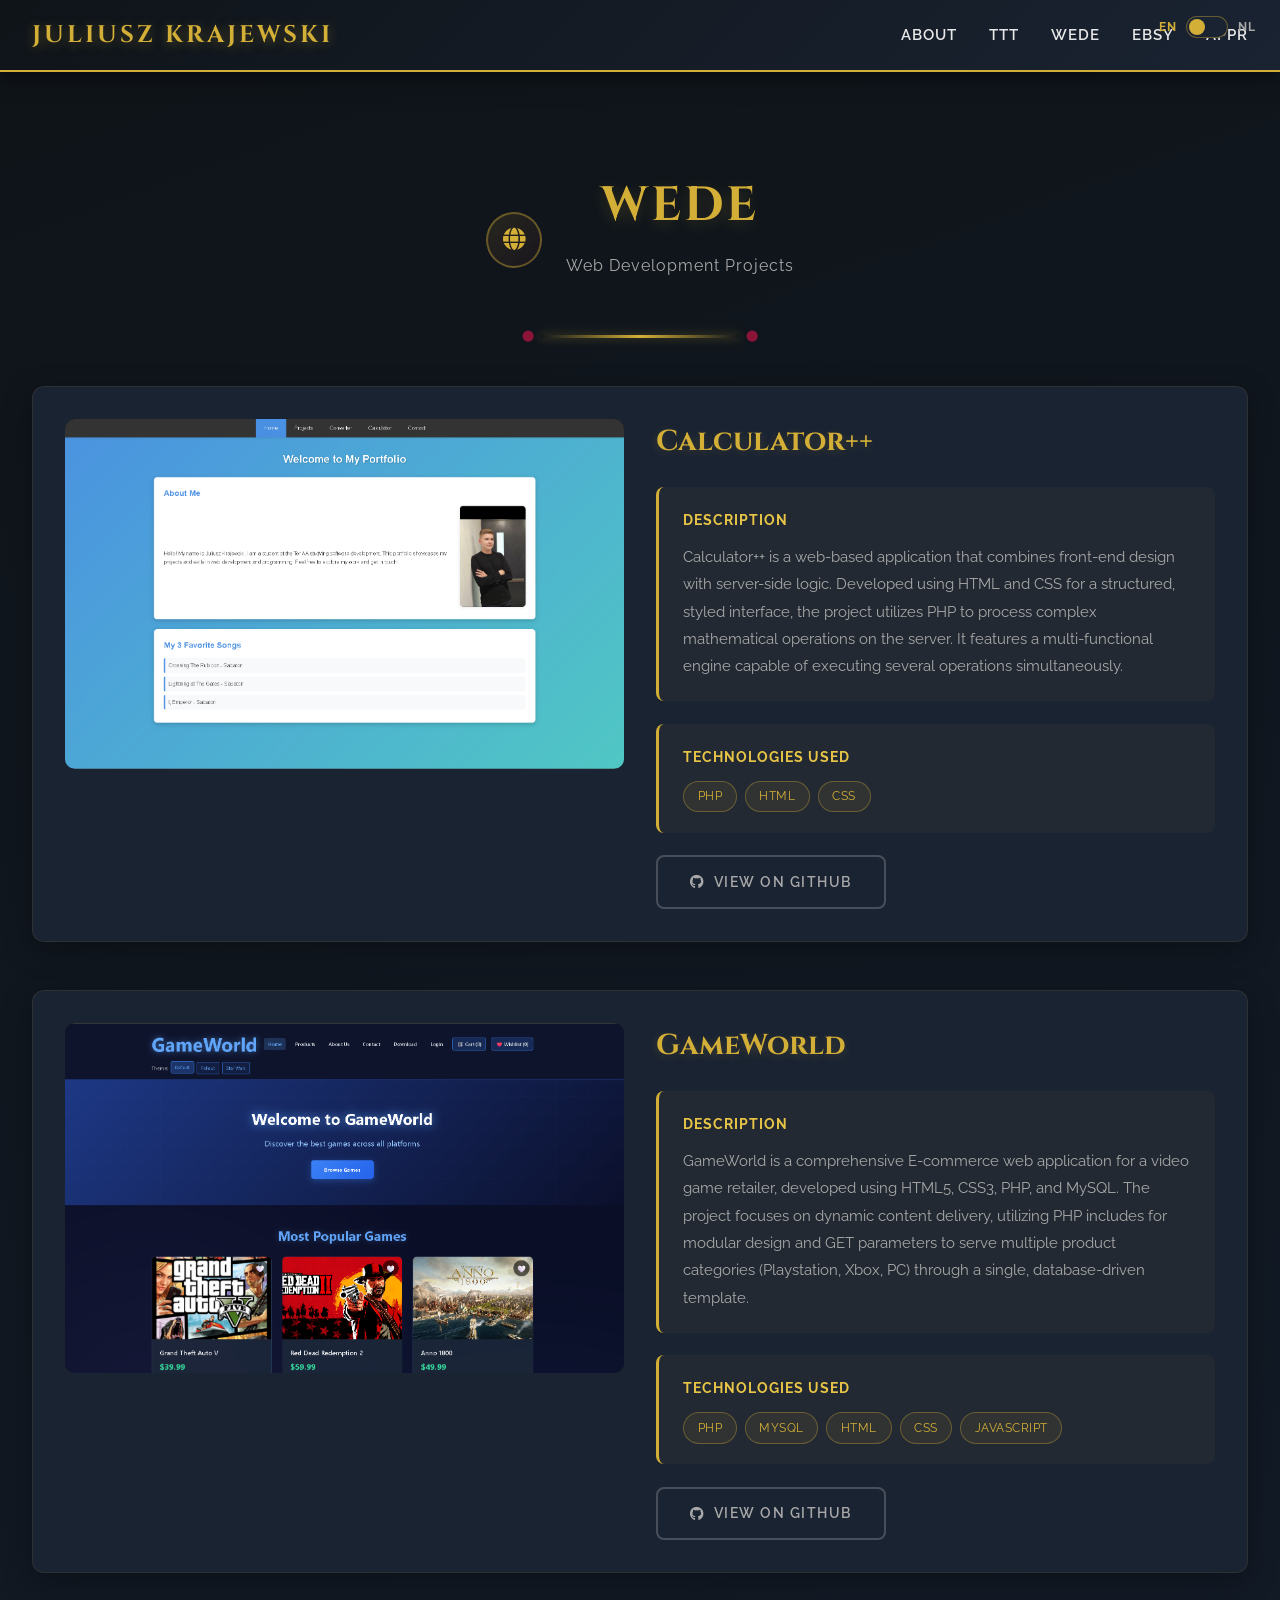
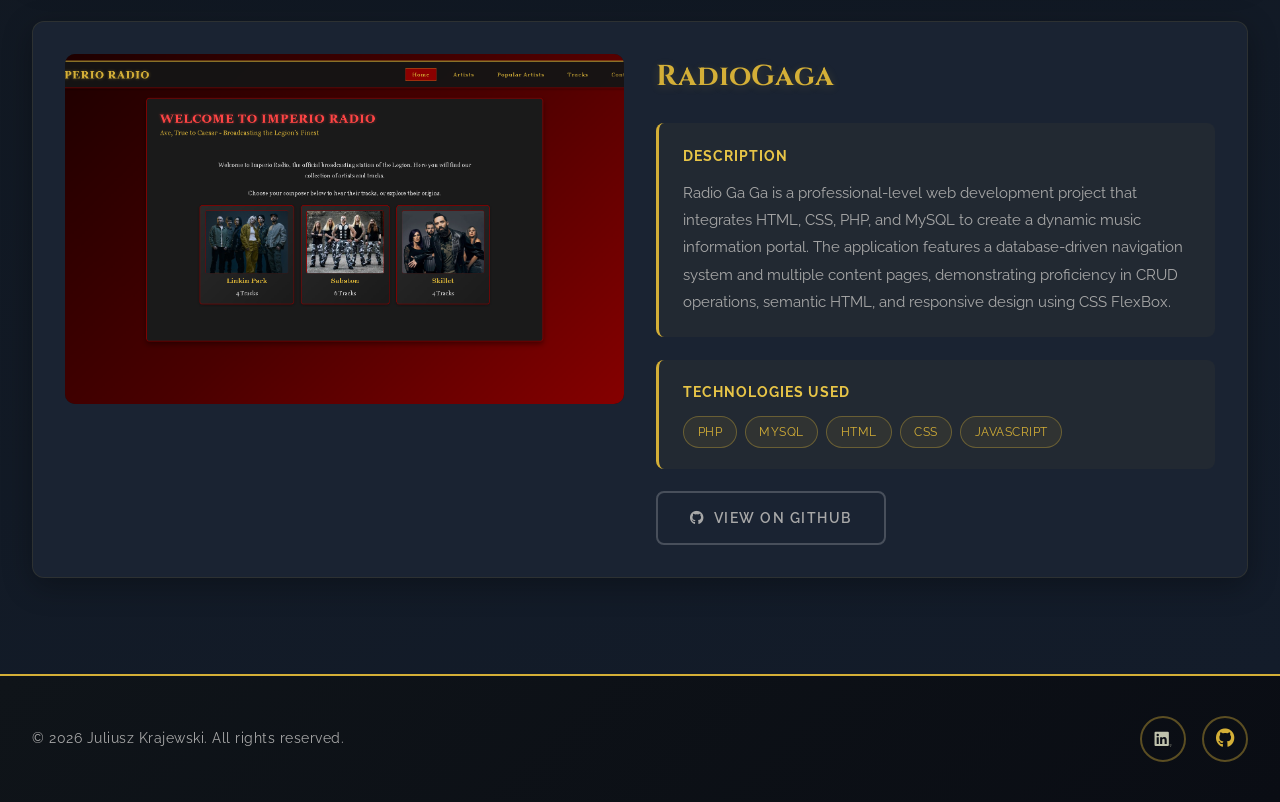
<file: wede.html>
<!DOCTYPE html>
<html lang="en">
<head>
    <meta charset="UTF-8">
    <meta name="viewport" content="width=device-width, initial-scale=1.0">
    <title>WEDE – Web Development Projects – Portfolio</title>
    <link rel="preconnect" href="https://fonts.googleapis.com">
    <link href="https://fonts.googleapis.com/css2?family=Cinzel:wght@400;600;700&family=Raleway:wght@300;400;500;600;700&display=swap" rel="stylesheet">
    <link rel="stylesheet" href="https://cdnjs.cloudflare.com/ajax/libs/font-awesome/6.4.0/css/all.min.css">
    <link rel="stylesheet" href="../styles/portfolio.css">
</head>
<body>

<!-- Language Toggle -->
<div class="lang-toggle-wrapper">
    <label class="lang-switch" aria-label="Switch language">
        <span class="lang-switch__label lang-switch__label--active">EN</span>
        <div class="lang-switch__toggle">
            <input type="checkbox" id="langToggle" aria-label="Toggle English / Dutch">
            <div class="lang-switch__slider"></div>
        </div>
        <span class="lang-switch__label">NL</span>
    </label>
</div>

<!-- NAVIGATION -->
<header class="main-header">
    <nav class="navbar">
        <div class="nav-container">
            <a href="../index.html" class="logo-link">Juliusz Krajewski</a>
            <ul class="nav-menu" id="navMenu">
                <li><a href="../index.html#about" class="nav-link" data-i18n="nav.about">About</a></li>
                <li><a href="ttt.html"             class="nav-link" data-i18n="nav.ttt">TTT</a></li>
                <li><a href="wede.html"            class="nav-link" data-i18n="nav.wede">WEDE</a></li>
                <li><a href="ebsy.html"            class="nav-link" data-i18n="nav.ebsy">EBSY</a></li>
                <li><a href="appr.html"            class="nav-link" data-i18n="nav.appr">APPR</a></li>
            </ul>
            <button class="nav-toggle" id="navToggle" aria-label="Toggle navigation">
                <span></span><span></span><span></span>
            </button>
        </div>
    </nav>
</header>

<main class="portfolio-main">

    <section class="section proj-section--wede">
        <div class="section-container">

            <div class="proj-section-header">
                <div class="proj-section-icon"><i class="fas fa-globe"></i></div>
                <div>
                    <h2 class="section-title" data-i18n="section.wede">WEDE</h2>
                    <p class="section-subtitle" data-i18n="section.wede_subtitle">Web Development Projects</p>
                </div>
            </div>
            <div class="roman-divider"></div>

            <div class="projects-detailed-grid" id="projects-detailed"></div>

        </div>
    </section>

</main>

<!-- FOOTER -->
<footer class="main-footer">
    <div class="footer-inner">
        <p class="footer-copy">&copy; <span id="footer-year">2026</span> <span id="footer-name">Juliusz Krajewski</span>. <span data-i18n="footer.copyright">All rights reserved.</span></p>
        <div class="footer-socials">
            <a href="https://www.linkedin.com/in/juliusz-krajewski-12a225389/?skipRedirect=true"
               target="_blank" rel="noopener" class="social-btn social-btn--linkedin" title="LinkedIn">
                <img src="../assets/LinkedIn-Icon-Black-Logo.wine.svg" alt="LinkedIn" class="social-svg">
            </a>
            <a href="https://github.com/ShadowPL618"
               target="_blank" rel="noopener" class="social-btn social-btn--github" title="GitHub">
                <i class="fab fa-github"></i>
            </a>
        </div>
    </div>
</footer>

<!-- Scripts -->
<script src="../data/portfolio-data.js"></script>
<script src="../scripts/portfolio-i18n.js"></script>
<script src="../scripts/portfolio-main.js"></script>
<script>
    PORTFOLIO_RENDER.category = 'WEDE';
    document.addEventListener('DOMContentLoaded', () => {
        PORTFOLIO_LANG.init();
        PORTFOLIO_RENDER.init();
        if (PORTFOLIO_RENDER.data) {
            PORTFOLIO_RENDER.renderProjectDetail('WEDE');
            PORTFOLIO_RENDER.renderFooter();
        }
        PORTFOLIO_UI.initNav();
        PORTFOLIO_UI.initFadeIn();
        PORTFOLIO_UI.initLangToggle();
        PORTFOLIO_LANG.translatePage();
    });
</script>

</body>
</html>
</file>
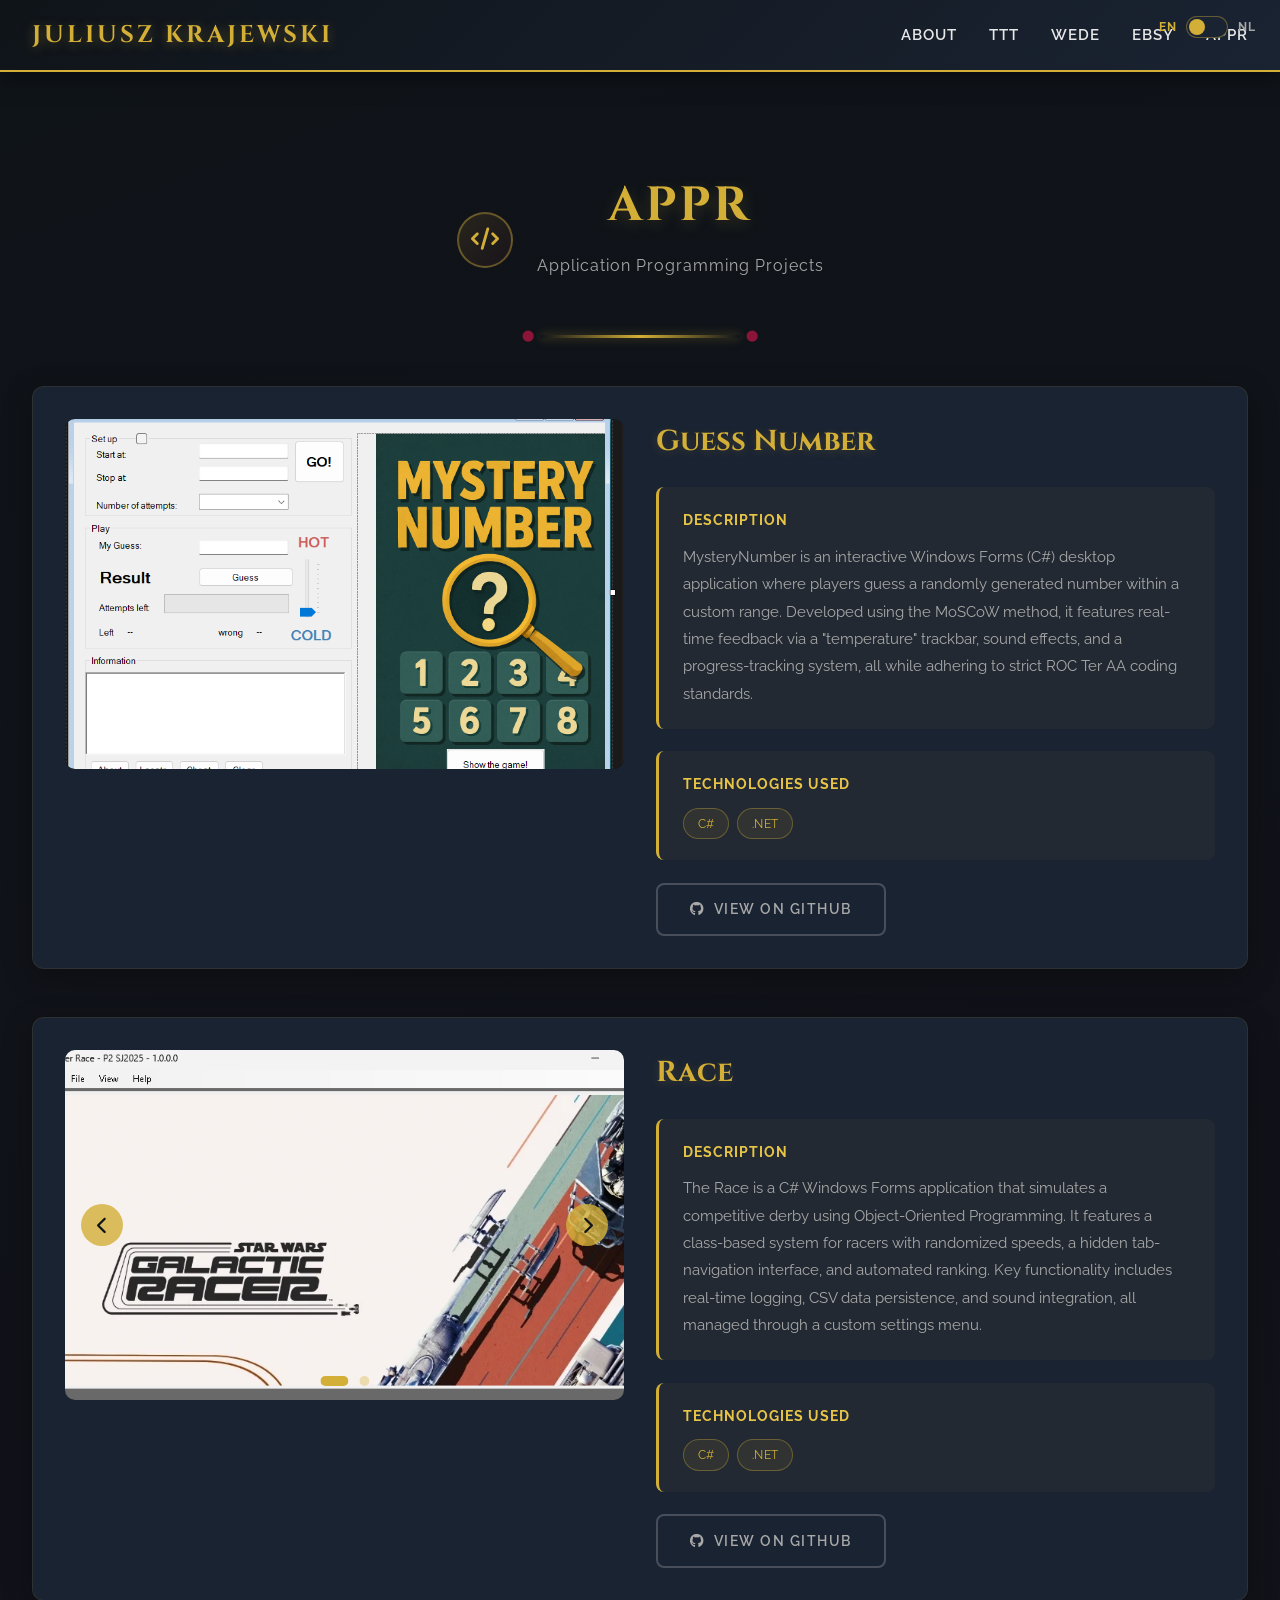
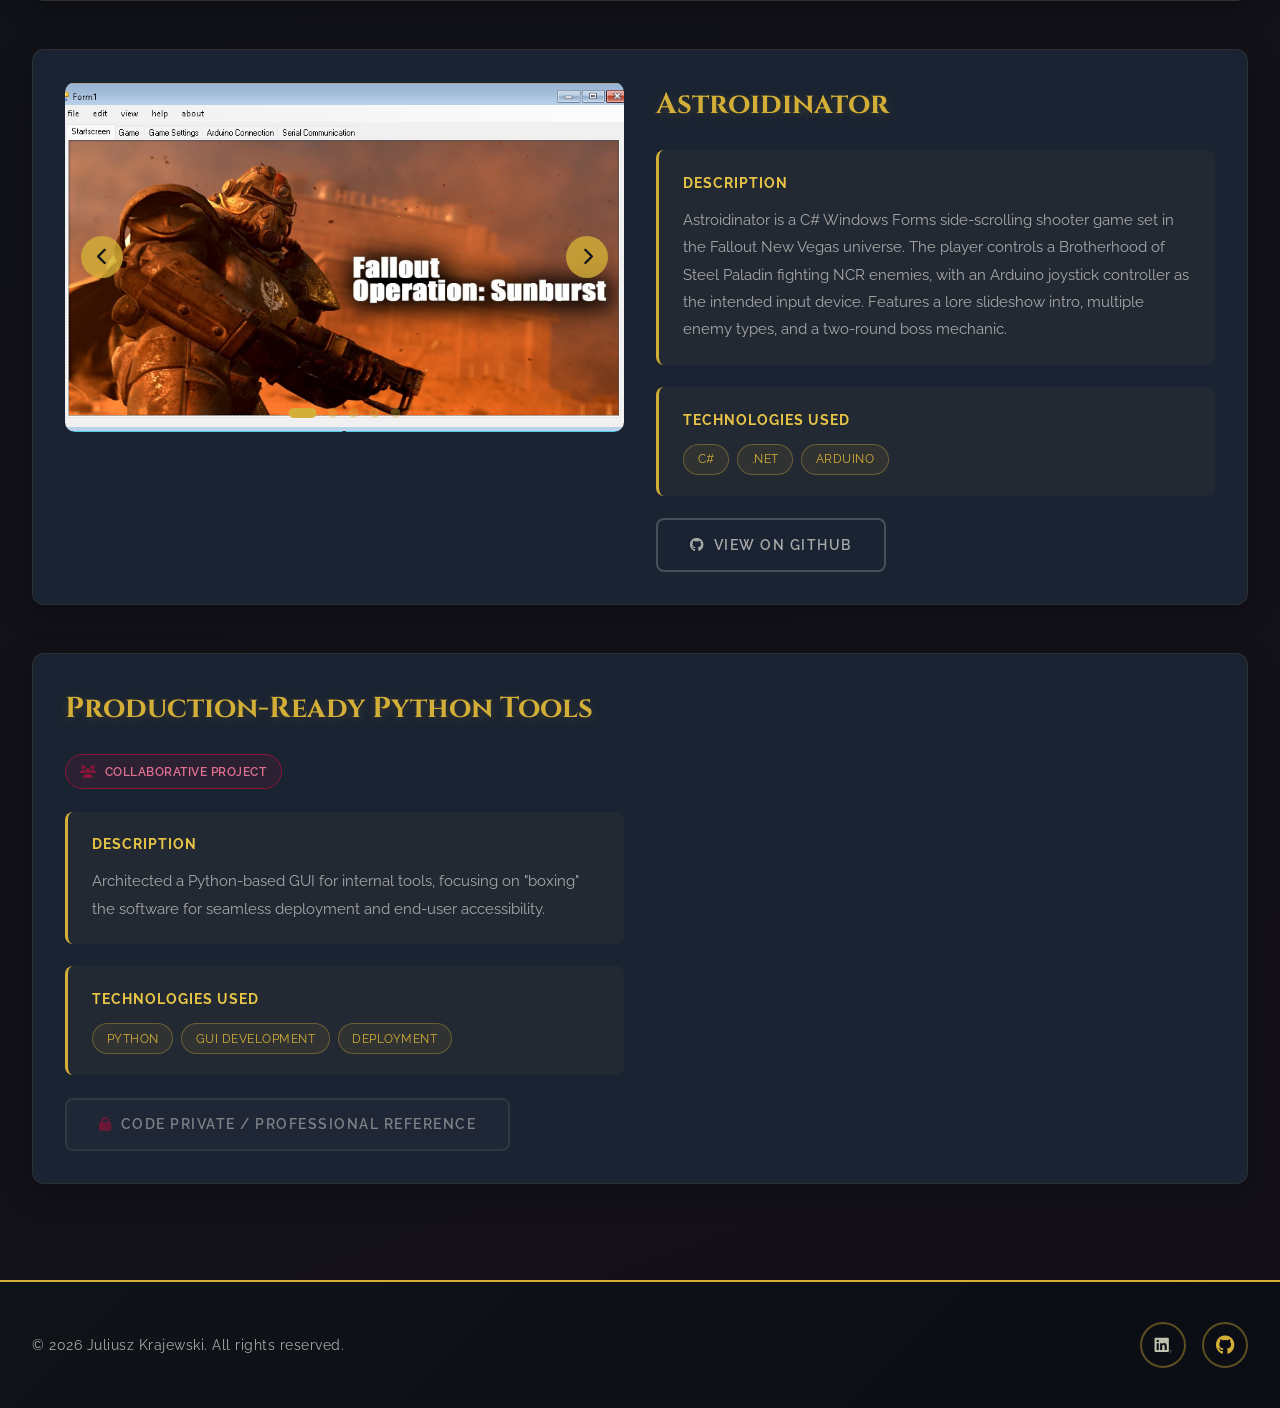
<file: pages/appr.html>
<!DOCTYPE html>
<html lang="en">
<head>
    <meta charset="UTF-8">
    <meta name="viewport" content="width=device-width, initial-scale=1.0">
    <title>APPR – Application Programming Projects – Portfolio</title>
    <link rel="preconnect" href="https://fonts.googleapis.com">
    <link href="https://fonts.googleapis.com/css2?family=Cinzel:wght@400;600;700&family=Raleway:wght@300;400;500;600;700&display=swap" rel="stylesheet">
    <link rel="stylesheet" href="https://cdnjs.cloudflare.com/ajax/libs/font-awesome/6.4.0/css/all.min.css">
    <link rel="stylesheet" href="../styles/portfolio.css">
</head>
<body>

<!-- Language Toggle -->
<div class="lang-toggle-wrapper">
    <label class="lang-switch" aria-label="Switch language">
        <span class="lang-switch__label lang-switch__label--active">EN</span>
        <div class="lang-switch__toggle">
            <input type="checkbox" id="langToggle" aria-label="Toggle English / Dutch">
            <div class="lang-switch__slider"></div>
        </div>
        <span class="lang-switch__label">NL</span>
    </label>
</div>

<!-- NAVIGATION -->
<header class="main-header">
    <nav class="navbar">
        <div class="nav-container">
            <a href="../index.html" class="logo-link">Juliusz Krajewski</a>
            <ul class="nav-menu" id="navMenu">
                <li><a href="../index.html#about" class="nav-link" data-i18n="nav.about">About</a></li>
                <li><a href="ttt.html"             class="nav-link" data-i18n="nav.ttt">TTT</a></li>
                <li><a href="wede.html"            class="nav-link" data-i18n="nav.wede">WEDE</a></li>
                <li><a href="ebsy.html"            class="nav-link" data-i18n="nav.ebsy">EBSY</a></li>
                <li><a href="appr.html"            class="nav-link" data-i18n="nav.appr">APPR</a></li>
            </ul>
            <button class="nav-toggle" id="navToggle" aria-label="Toggle navigation">
                <span></span><span></span><span></span>
            </button>
        </div>
    </nav>
</header>

<main class="portfolio-main">

    <section class="section proj-section--appr">
        <div class="section-container">

            <div class="proj-section-header">
                <div class="proj-section-icon"><i class="fas fa-code"></i></div>
                <div>
                    <h2 class="section-title" data-i18n="section.appr">APPR</h2>
                    <p class="section-subtitle" data-i18n="section.appr_subtitle">Application Programming Projects</p>
                </div>
            </div>
            <div class="roman-divider"></div>

            <div class="projects-detailed-grid" id="projects-detailed"></div>

        </div>
    </section>

</main>

<!-- FOOTER -->
<footer class="main-footer">
    <div class="footer-inner">
        <p class="footer-copy">&copy; <span id="footer-year">2026</span> <span id="footer-name">Juliusz Krajewski</span>. <span data-i18n="footer.copyright">All rights reserved.</span></p>
        <div class="footer-socials">
            <a href="https://www.linkedin.com/in/juliusz-krajewski-12a225389/?skipRedirect=true"
               target="_blank" rel="noopener" class="social-btn social-btn--linkedin" title="LinkedIn">
                <img src="../assets/LinkedIn-Icon-Black-Logo.wine.svg" alt="LinkedIn" class="social-svg">
            </a>
            <a href="https://github.com/ShadowPL618"
               target="_blank" rel="noopener" class="social-btn social-btn--github" title="GitHub">
                <i class="fab fa-github"></i>
            </a>
        </div>
    </div>
</footer>

<!-- Scripts -->
<script src="../data/portfolio-data.js"></script>
<script src="../scripts/portfolio-i18n.js"></script>
<script src="../scripts/portfolio-main.js"></script>
<script>
    PORTFOLIO_RENDER.category = 'APPR';
    document.addEventListener('DOMContentLoaded', () => {
        PORTFOLIO_RENDER.init();
        if (PORTFOLIO_RENDER.data) {
            PORTFOLIO_RENDER.renderProjectDetail('APPR');
            PORTFOLIO_RENDER.renderFooter();
        }
        PORTFOLIO_UI.initNav();
        PORTFOLIO_UI.initFadeIn();
        PORTFOLIO_UI.initLangToggle();
        PORTFOLIO_LANG.translatePage();
    });
</script>

</body>
</html>
</file>
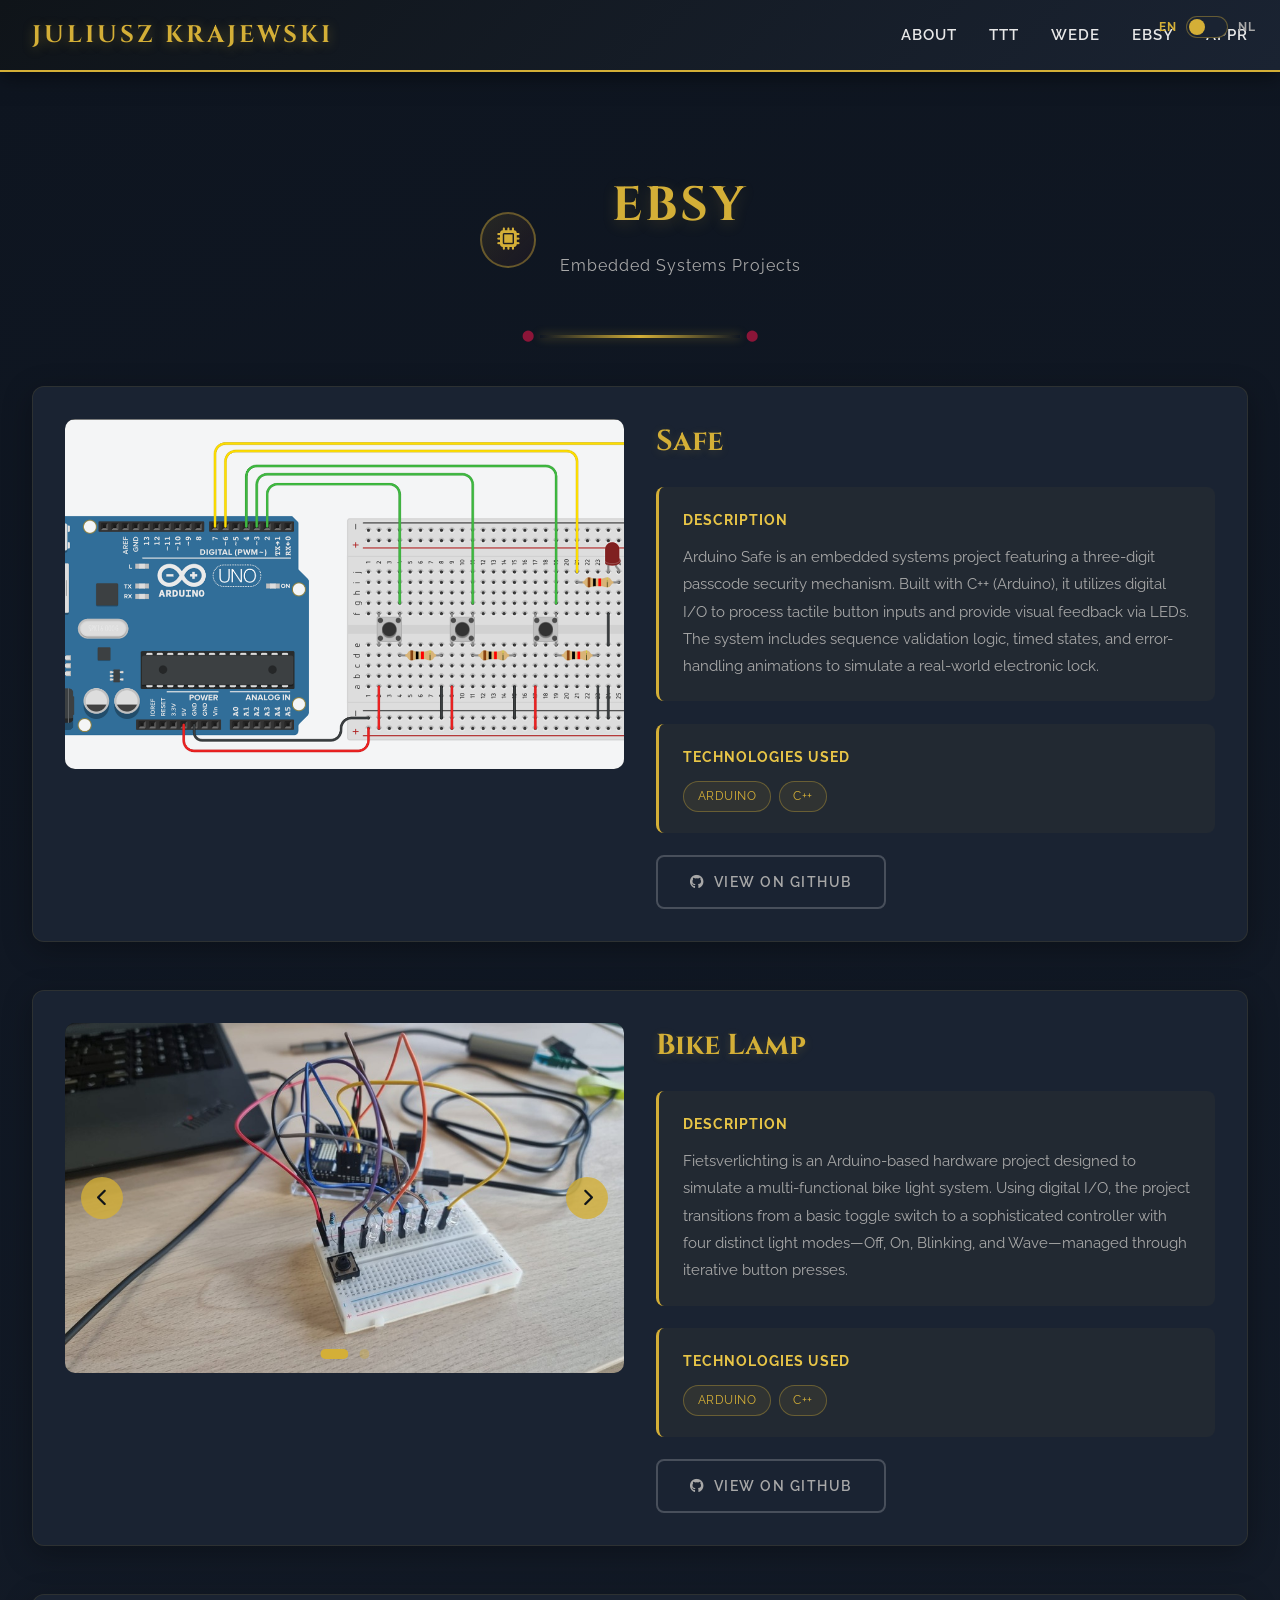
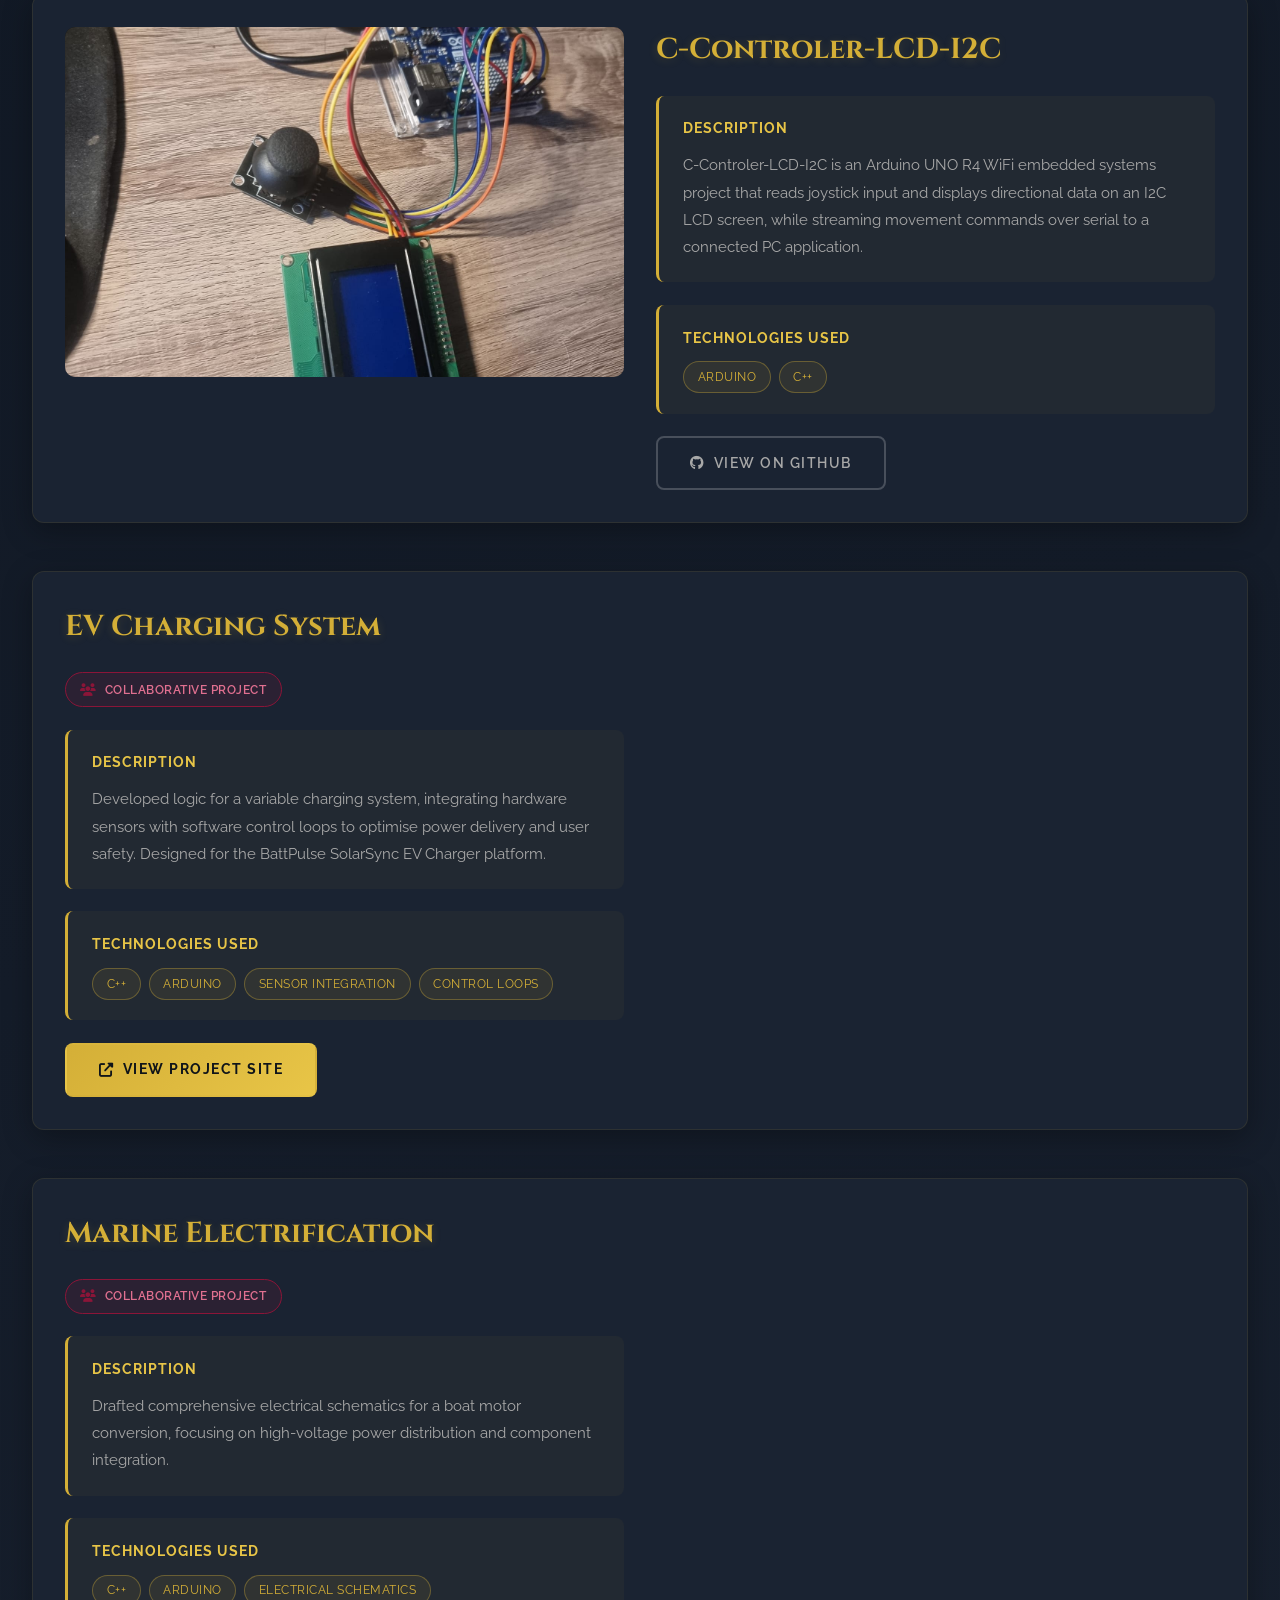
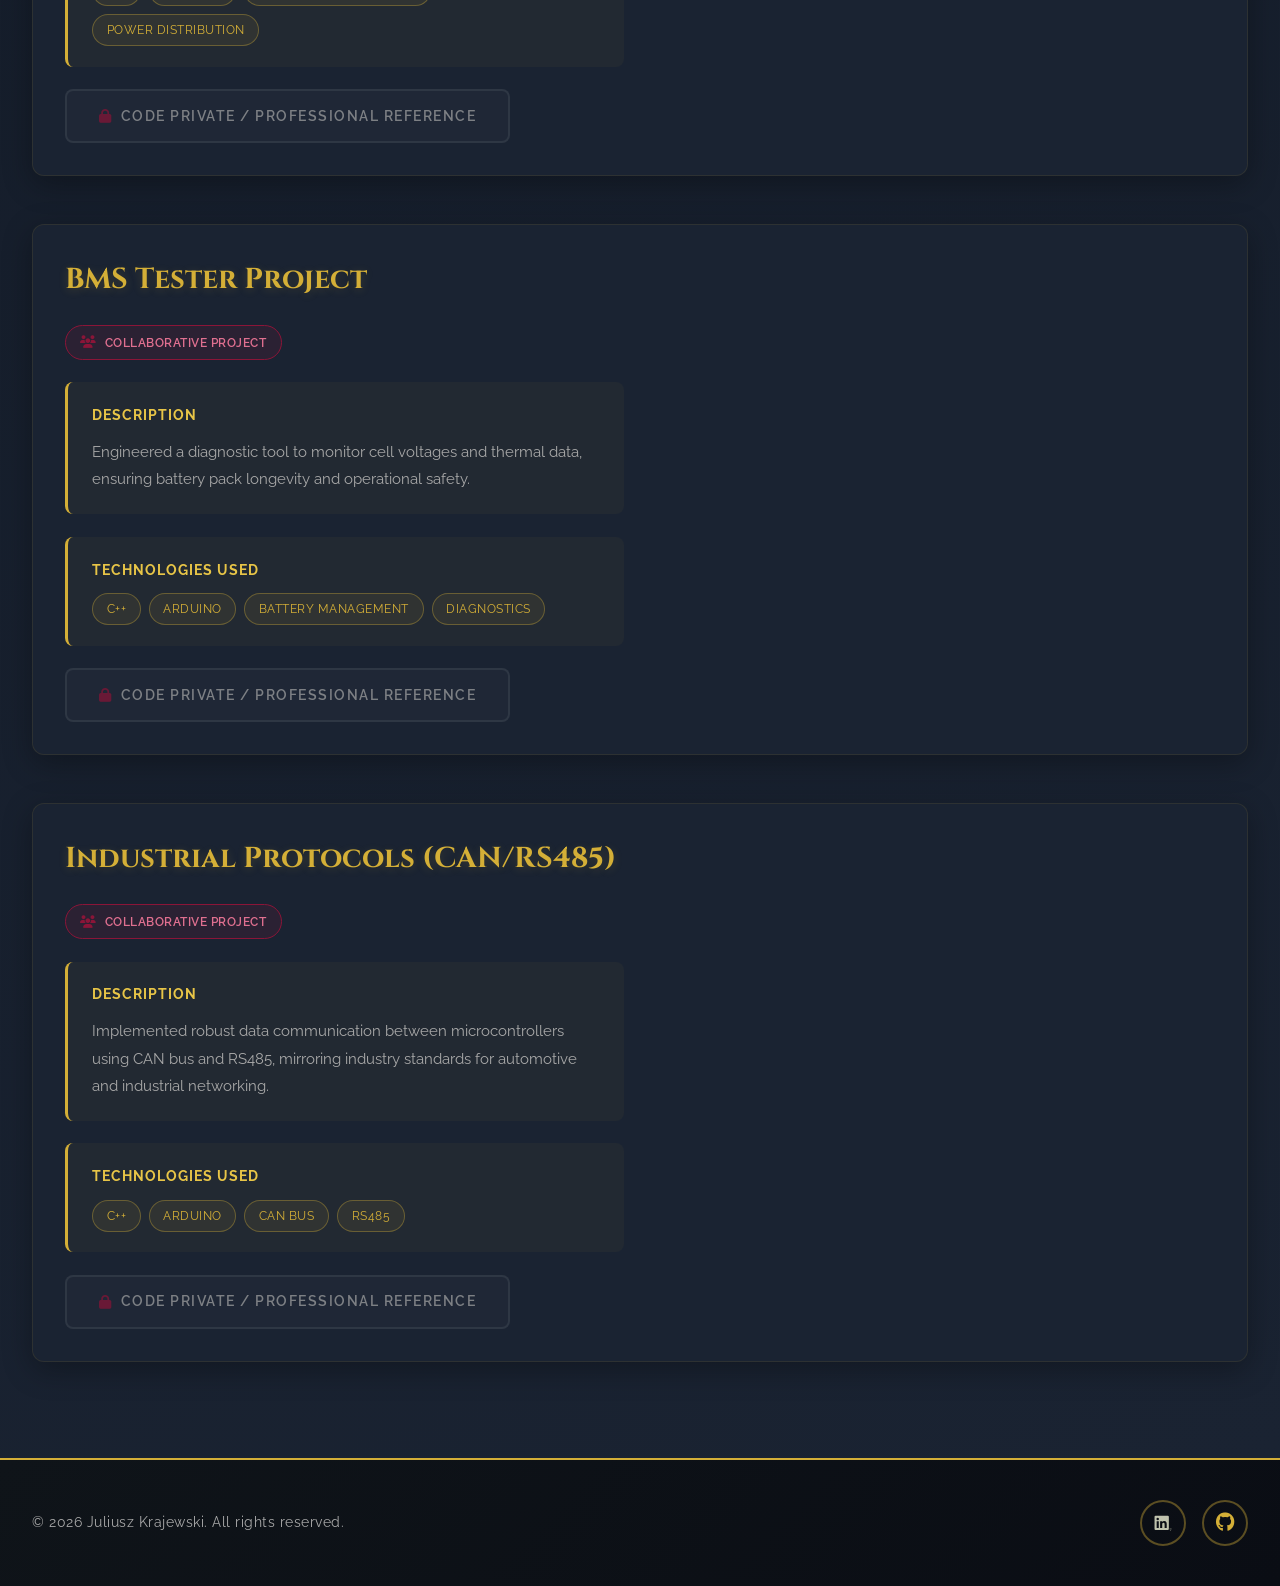
<file: pages/ebsy.html>
<!DOCTYPE html>
<html lang="en">
<head>
    <meta charset="UTF-8">
    <meta name="viewport" content="width=device-width, initial-scale=1.0">
    <title>EBSY – Embedded Systems Projects – Portfolio</title>
    <link rel="preconnect" href="https://fonts.googleapis.com">
    <link href="https://fonts.googleapis.com/css2?family=Cinzel:wght@400;600;700&family=Raleway:wght@300;400;500;600;700&display=swap" rel="stylesheet">
    <link rel="stylesheet" href="https://cdnjs.cloudflare.com/ajax/libs/font-awesome/6.4.0/css/all.min.css">
    <link rel="stylesheet" href="../styles/portfolio.css">
</head>
<body>

<!-- Language Toggle -->
<div class="lang-toggle-wrapper">
    <label class="lang-switch" aria-label="Switch language">
        <span class="lang-switch__label lang-switch__label--active">EN</span>
        <div class="lang-switch__toggle">
            <input type="checkbox" id="langToggle" aria-label="Toggle English / Dutch">
            <div class="lang-switch__slider"></div>
        </div>
        <span class="lang-switch__label">NL</span>
    </label>
</div>

<!-- NAVIGATION -->
<header class="main-header">
    <nav class="navbar">
        <div class="nav-container">
            <a href="../index.html" class="logo-link">Juliusz Krajewski</a>
            <ul class="nav-menu" id="navMenu">
                <li><a href="../index.html#about" class="nav-link" data-i18n="nav.about">About</a></li>
                <li><a href="ttt.html"             class="nav-link" data-i18n="nav.ttt">TTT</a></li>
                <li><a href="wede.html"            class="nav-link" data-i18n="nav.wede">WEDE</a></li>
                <li><a href="ebsy.html"            class="nav-link" data-i18n="nav.ebsy">EBSY</a></li>
                <li><a href="appr.html"            class="nav-link" data-i18n="nav.appr">APPR</a></li>
            </ul>
            <button class="nav-toggle" id="navToggle" aria-label="Toggle navigation">
                <span></span><span></span><span></span>
            </button>
        </div>
    </nav>
</header>

<main class="portfolio-main">

    <section class="section proj-section--ebsy">
        <div class="section-container">

            <div class="proj-section-header">
                <div class="proj-section-icon"><i class="fas fa-microchip"></i></div>
                <div>
                    <h2 class="section-title" data-i18n="section.ebsy">EBSY</h2>
                    <p class="section-subtitle" data-i18n="section.ebsy_subtitle">Embedded Systems Projects</p>
                </div>
            </div>
            <div class="roman-divider"></div>

            <div class="projects-detailed-grid" id="projects-detailed"></div>

        </div>
    </section>

</main>

<!-- FOOTER -->
<footer class="main-footer">
    <div class="footer-inner">
        <p class="footer-copy">&copy; <span id="footer-year">2026</span> <span id="footer-name">Juliusz Krajewski</span>. <span data-i18n="footer.copyright">All rights reserved.</span></p>
        <div class="footer-socials">
            <a href="https://www.linkedin.com/in/juliusz-krajewski-12a225389/?skipRedirect=true"
               target="_blank" rel="noopener" class="social-btn social-btn--linkedin" title="LinkedIn">
                <img src="../assets/LinkedIn-Icon-Black-Logo.wine.svg" alt="LinkedIn" class="social-svg">
            </a>
            <a href="https://github.com/ShadowPL618"
               target="_blank" rel="noopener" class="social-btn social-btn--github" title="GitHub">
                <i class="fab fa-github"></i>
            </a>
        </div>
    </div>
</footer>

<!-- Scripts -->
<script src="../data/portfolio-data.js"></script>
<script src="../scripts/portfolio-i18n.js"></script>
<script src="../scripts/portfolio-main.js"></script>
<script>
    PORTFOLIO_RENDER.category = 'EBSY';
    document.addEventListener('DOMContentLoaded', () => {
        PORTFOLIO_RENDER.init();
        if (PORTFOLIO_RENDER.data) {
            PORTFOLIO_RENDER.renderProjectDetail('EBSY');
            PORTFOLIO_RENDER.renderFooter();
        }
        PORTFOLIO_UI.initNav();
        PORTFOLIO_UI.initFadeIn();
        PORTFOLIO_UI.initLangToggle();
        PORTFOLIO_LANG.translatePage();
    });
</script>

</body>
</html>
</file>
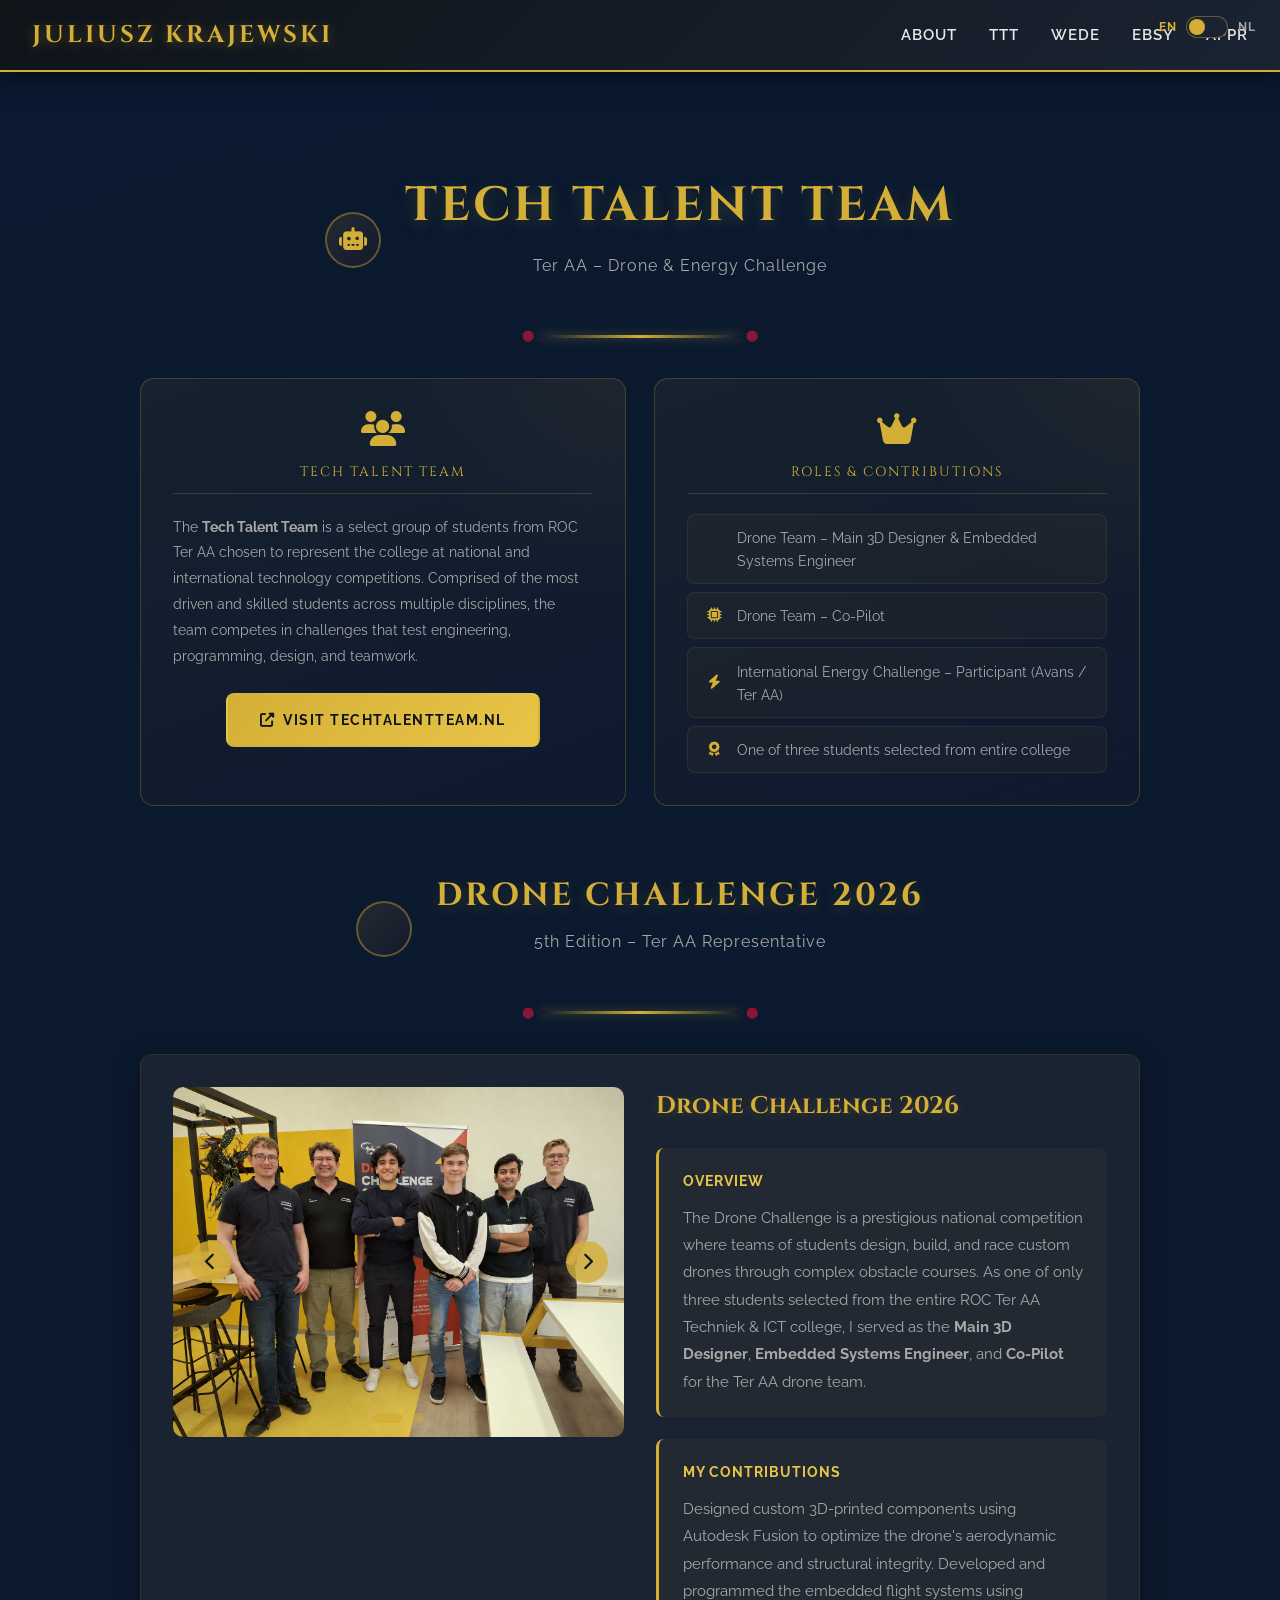
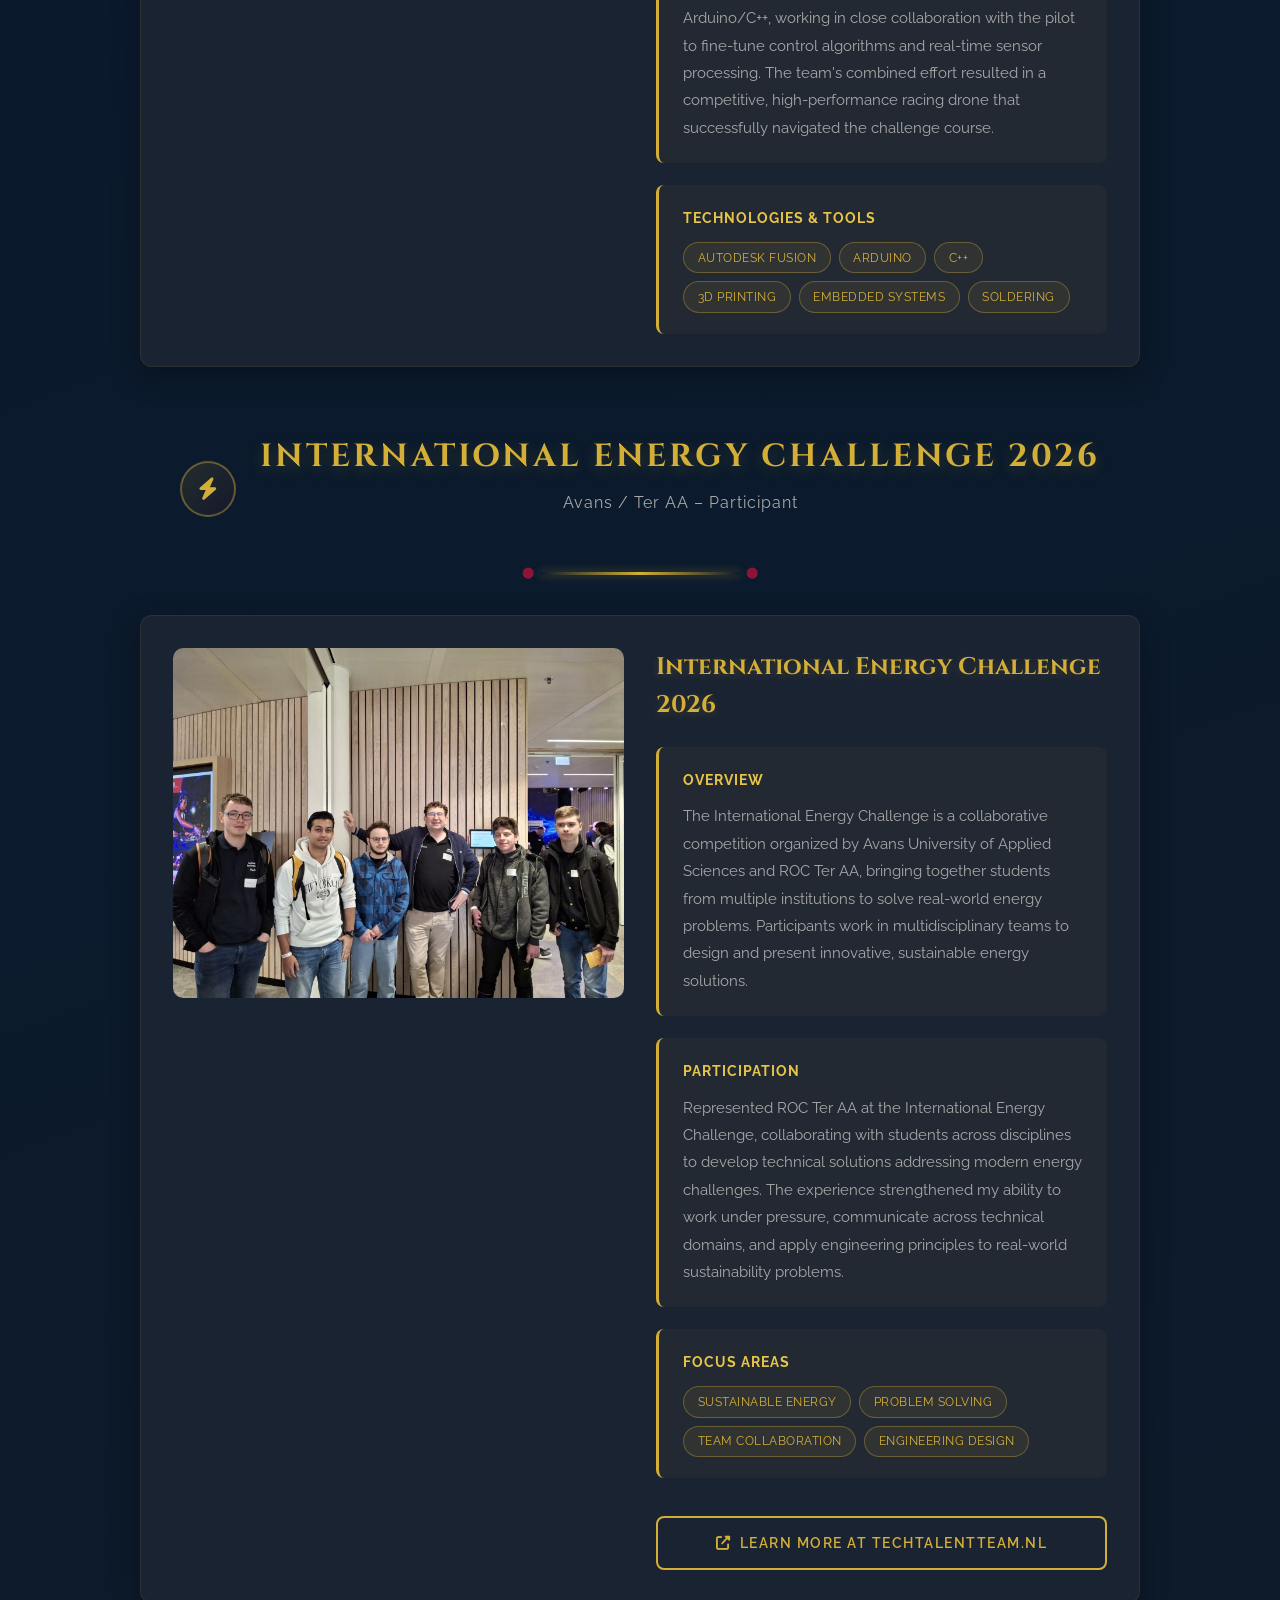
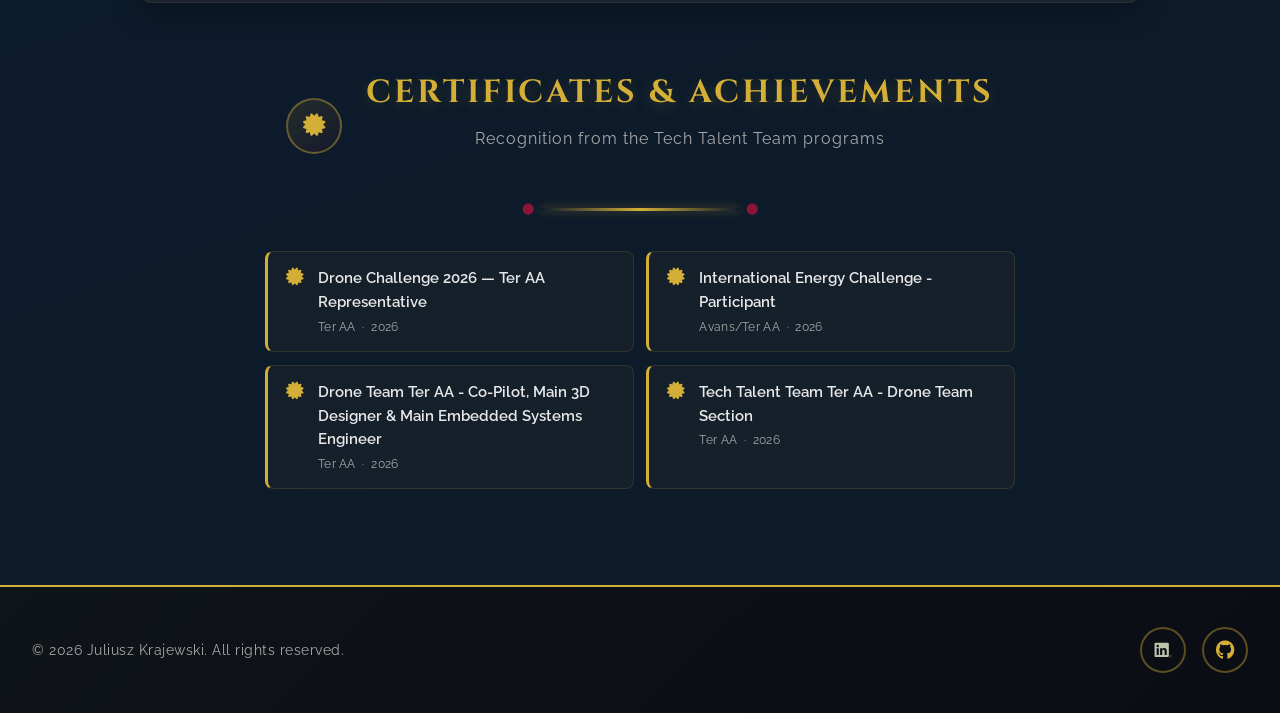
<file: pages/ttt.html>
<!DOCTYPE html>
<html lang="en">
<head>
    <meta charset="UTF-8">
    <meta name="viewport" content="width=device-width, initial-scale=1.0">
    <title>TTT – Tech Talent Team – Portfolio</title>
    <link rel="preconnect" href="https://fonts.googleapis.com">
    <link href="https://fonts.googleapis.com/css2?family=Cinzel:wght@400;600;700&family=Raleway:wght@300;400;500;600;700&display=swap" rel="stylesheet">
    <link rel="stylesheet" href="https://cdnjs.cloudflare.com/ajax/libs/font-awesome/6.4.0/css/all.min.css">
    <link rel="stylesheet" href="../styles/portfolio.css">
</head>
<body>

<!-- Language Toggle -->
<div class="lang-toggle-wrapper">
    <label class="lang-switch" aria-label="Switch language">
        <span class="lang-switch__label lang-switch__label--active">EN</span>
        <div class="lang-switch__toggle">
            <input type="checkbox" id="langToggle" aria-label="Toggle English / Dutch">
            <div class="lang-switch__slider"></div>
        </div>
        <span class="lang-switch__label">NL</span>
    </label>
</div>

<!-- NAVIGATION -->
<header class="main-header">
    <nav class="navbar">
        <div class="nav-container">
            <a href="../index.html" class="logo-link">Juliusz Krajewski</a>
            <ul class="nav-menu" id="navMenu">
                <li><a href="../index.html#about" class="nav-link" data-i18n="nav.about">About</a></li>
                <li><a href="ttt.html"             class="nav-link" data-i18n="nav.ttt">TTT</a></li>
                <li><a href="wede.html"            class="nav-link" data-i18n="nav.wede">WEDE</a></li>
                <li><a href="ebsy.html"            class="nav-link" data-i18n="nav.ebsy">EBSY</a></li>
                <li><a href="appr.html"            class="nav-link" data-i18n="nav.appr">APPR</a></li>
            </ul>
            <button class="nav-toggle" id="navToggle" aria-label="Toggle navigation">
                <span></span><span></span><span></span>
            </button>
        </div>
    </nav>
</header>

<main class="portfolio-main">

<section class="section proj-section--appr" style="background: linear-gradient(160deg, #0a192f 0%, #0d1b2a 100%);">
    <div class="section-container">

        <div class="proj-section-header">
            <div class="proj-section-icon"><i class="fas fa-robot"></i></div>
            <div>
                <h2 class="section-title" data-i18n="ttt.title">Tech Talent Team</h2>
                <p class="section-subtitle" data-i18n="ttt.subtitle">Ter AA – Drone & Energy Challenge</p>
            </div>
        </div>
        <div class="roman-divider"></div>

        <!-- Two info cards side by side -->
        <div class="ttt-intro-grid">
            <div class="ttt-card">
                <i class="fas fa-users ttt-card-icon"></i>
                <p class="ttt-card-title" data-i18n="ttt.card_title">Tech Talent Team</p>
                <p class="ttt-card-text" data-i18n="ttt.card_text">
                    The <strong>Tech Talent Team</strong> is a select group of students from ROC Ter AA chosen to 
                    represent the college at national and international technology competitions. 
                    Comprised of the most driven and skilled students across multiple disciplines, 
                    the team competes in challenges that test engineering, programming, design, and teamwork.
                </p>
                <div style="margin-top:1.5rem; text-align:center;">
                    <a href="https://techtalentteam.nl/" target="_blank" rel="noopener" class="btn-gold">
                        <i class="fas fa-external-link-alt"></i> <span data-i18n="ttt.visit_ttt">Visit TechTalentTeam.nl</span>
                    </a>
                </div>
            </div>

            <div class="ttt-card">
                <i class="fas fa-crown ttt-card-icon"></i>
                <p class="ttt-card-title" data-i18n="ttt.roles_title">Roles & Contributions</p>
                <ul class="ttt-roles-list">
                    <li><i class="fas fa-drone"></i> <span data-i18n="ttt.role1">Drone Team – Main 3D Designer & Embedded Systems Engineer</span></li>
                    <li><i class="fas fa-microchip"></i> <span data-i18n="ttt.role2">Drone Team – Co-Pilot</span></li>
                    <li><i class="fas fa-bolt"></i> <span data-i18n="ttt.role3">International Energy Challenge – Participant (Avans / Ter AA)</span></li>
                    <li><i class="fas fa-award"></i> <span data-i18n="ttt.role4">One of three students selected from entire college</span></li>
                </ul>
            </div>
        </div>

        <!-- Drone Challenge Section -->
        <div style="margin-top:4rem;">
            <div class="proj-section-header">
                <div class="proj-section-icon"><i class="fas fa-drone"></i></div>
                <div>
                    <h2 class="section-title" style="font-size:clamp(1.2rem, 3vw, 2rem);" data-i18n="drone.title">Drone Challenge 2026</h2>
                    <p class="section-subtitle" data-i18n="drone.subtitle">5th Edition – Ter AA Representative</p>
                </div>
            </div>
            <div class="roman-divider"></div>

            <div class="projects-detailed-grid" style="grid-template-columns:1fr; max-width:1000px; margin:2rem auto 0;">
                <div class="ttt-detail-card">

                    <div class="project-media-carousel">
                        <div class="carousel-main">
                            <div class="carousel-item active">
                                <img src="../assets/DroneTeam.jpg" alt="Drone Team Ter AA">
                            </div>
                            <div class="carousel-item">
                                <div class="video-container" style="background:#000;">
                                    <video width="100%" height="100%" controls style="max-height:360px;">
                                        <source src="../assets/DroneFlying.mp4" type="video/mp4">
                                    </video>
                                </div>
                            </div>
                        </div>

                        <div class="carousel-nav">
                            <button type="button" class="carousel-prev" onclick="changeSlide(this, -1)" title="Previous slide"><i class="fas fa-chevron-left"></i></button>
                            <button type="button" class="carousel-next" onclick="changeSlide(this,  1)" title="Next slide"><i class="fas fa-chevron-right"></i></button>
                        </div>
                        <div class="carousel-indicators">
                            <span class="indicator active" onclick="goToSlide(this, 0)"></span>
                            <span class="indicator" onclick="goToSlide(this, 1)"></span>
                        </div>
                    </div>

                    <div class="ttt-content-side">
                        <h3 data-i18n="drone.title">Drone Challenge 2026</h3>

                        <div class="project-overview">
                            <h4 data-i18n="drone.overview_title">Overview</h4>
                            <p data-i18n="drone.overview_text">
                                The Drone Challenge is a prestigious national competition where teams of students 
                                design, build, and race custom drones through complex obstacle courses. 
                                As one of only three students selected from the entire ROC Ter AA Techniek & ICT college,
                                I served as the <strong>Main 3D Designer</strong>, <strong>Embedded Systems Engineer</strong>, 
                                and <strong>Co-Pilot</strong> for the Ter AA drone team.
                            </p>
                        </div>

                        <div class="project-description">
                            <h4 data-i18n="drone.contributions_title">My Contributions</h4>
                            <p data-i18n="drone.contributions_text">
                                Designed custom 3D-printed components using Autodesk Fusion to optimize the drone's 
                                aerodynamic performance and structural integrity. Developed and programmed the embedded 
                                flight systems using Arduino/C++, working in close collaboration with the pilot to 
                                fine-tune control algorithms and real-time sensor processing. The team's combined effort 
                                resulted in a competitive, high-performance racing drone that successfully navigated 
                                the challenge course.
                            </p>
                        </div>

                        <div class="project-tech-section">
                            <h4 data-i18n="drone.technologies">Technologies & Tools</h4>
                            <div class="project-tech">
                                <span class="tech-tag">Autodesk Fusion</span>
                                <span class="tech-tag">Arduino</span>
                                <span class="tech-tag">C++</span>
                                <span class="tech-tag">3D Printing</span>
                                <span class="tech-tag">Embedded Systems</span>
                                <span class="tech-tag">Soldering</span>
                            </div>
                        </div>
                    </div>
                </div>
            </div>
        </div>

        <!-- Energy Challenge Section -->
        <div style="margin-top:4rem;">
            <div class="proj-section-header">
                <div class="proj-section-icon"><i class="fas fa-bolt"></i></div>
                <div>
                    <h2 class="section-title" style="font-size:clamp(1.2rem, 3vw, 2rem);" data-i18n="energy.title">International Energy Challenge 2026</h2>
                    <p class="section-subtitle" data-i18n="energy.subtitle">Avans / Ter AA – Participant</p>
                </div>
            </div>
            <div class="roman-divider"></div>

            <div class="projects-detailed-grid" style="grid-template-columns:1fr; max-width:1000px; margin:2rem auto 0;">
                <div class="ttt-detail-card">

                    <div class="project-media-carousel">
                        <div class="carousel-main">
                            <div class="carousel-item active">
                                <img src="../assets/energyChallenge.jpg" alt="Energy Challenge 2026">
                            </div>
                        </div>
                    </div>

                    <div class="ttt-content-side">
                        <h3 data-i18n="energy.title">International Energy Challenge</h3>

                        <div class="project-overview">
                            <h4 data-i18n="energy.overview_title">Overview</h4>
                            <p data-i18n="energy.overview_text">
                                The International Energy Challenge is a collaborative competition organized by 
                                Avans University of Applied Sciences and ROC Ter AA, bringing together students 
                                from multiple institutions to solve real-world energy problems. Participants work 
                                in multidisciplinary teams to design and present innovative, sustainable energy 
                                solutions.
                            </p>
                        </div>

                        <div class="project-description">
                            <h4 data-i18n="energy.participation_title">Participation</h4>
                            <p data-i18n="energy.participation_text">
                                Represented ROC Ter AA at the International Energy Challenge, collaborating with 
                                students across disciplines to develop technical solutions addressing modern energy 
                                challenges. The experience strengthened my ability to work under pressure, communicate 
                                across technical domains, and apply engineering principles to real-world sustainability problems.
                            </p>
                        </div>

                        <div class="project-tech-section">
                            <h4 data-i18n="energy.focus_areas">Focus Areas</h4>
                            <div class="project-tech">
                                <span class="tech-tag">Sustainable Energy</span>
                                <span class="tech-tag">Problem Solving</span>
                                <span class="tech-tag">Team Collaboration</span>
                                <span class="tech-tag">Engineering Design</span>
                            </div>
                        </div>

                        <div class="project-action" style="margin-top:1rem;">
                            <a href="https://techtalentteam.nl/" target="_blank" rel="noopener" class="btn-outline" style="width:100%; justify-content:center;">
                                <i class="fas fa-external-link-alt"></i> <span data-i18n="drone.learn_more">Learn More at TechTalentTeam.nl</span>
                            </a>
                        </div>
                    </div>
                </div>
            </div>
        </div>

        <!-- Certificates Section -->
        <div style="margin-top:4rem;">
            <div class="proj-section-header">
                <div class="proj-section-icon"><i class="fas fa-certificate"></i></div>
                <div>
                    <h2 class="section-title" style="font-size:clamp(1.2rem, 3vw, 2rem);" data-i18n="certificates.title">Certificates & Achievements</h2>
                    <p class="ttt-section-subtitle">Recognition from the Tech Talent Team programs</p>
                </div>
            </div>
            <div class="roman-divider"></div>

            <div class="ttt-certs-grid" id="ttt-certificates"></div>
        </div>

    </div>
</section>

</main>

<!-- FOOTER -->
<footer class="main-footer">
    <div class="footer-inner">
        <p class="footer-copy">&copy; <span id="footer-year">2026</span> <span id="footer-name">Juliusz Krajewski</span>. <span data-i18n="footer.copyright">All rights reserved.</span></p>
        <div class="footer-socials">
            <a href="https://www.linkedin.com/in/juliusz-krajewski-12a225389/?skipRedirect=true"
               target="_blank" rel="noopener" class="social-btn social-btn--linkedin" title="LinkedIn">
                <img src="../assets/LinkedIn-Icon-Black-Logo.wine.svg" alt="LinkedIn" class="social-svg">
            </a>
            <a href="https://github.com/ShadowPL618"
               target="_blank" rel="noopener" class="social-btn social-btn--github" title="GitHub">
                <i class="fab fa-github"></i>
            </a>
        </div>
    </div>
</footer>

<!-- Scripts -->
<script src="../data/portfolio-data.js"></script>
<script src="../scripts/portfolio-i18n.js"></script>
<script src="../scripts/portfolio-main.js"></script>
<script>
/* Carousel logic */
function changeSlide(btn, dir) {
    const carousel = btn.closest('.ttt-media-side, .project-media-carousel');
    if (!carousel) return;
    const items = carousel.querySelectorAll('.carousel-item');
    const dots = carousel.querySelectorAll('.indicator');
    let cur = [...items].findIndex(i => i.classList.contains('active'));
    let next = (cur + dir + items.length) % items.length;
    items[cur].classList.remove('active');
    items[next].classList.add('active');
    if (dots.length) { dots[cur].classList.remove('active'); dots[next].classList.add('active'); }
}
function goToSlide(dot, idx) {
    const carousel = dot.closest('.ttt-media-side, .project-media-carousel');
    if (!carousel) return;
    const items = carousel.querySelectorAll('.carousel-item');
    const dots = carousel.querySelectorAll('.indicator');
    let cur = [...items].findIndex(i => i.classList.contains('active'));
    items[cur].classList.remove('active');
    items[idx].classList.add('active');
    dots[cur].classList.remove('active');
    dots[idx].classList.add('active');
}

/* Render TTT certificates */
function renderTTTCertificates() {
    const container = document.getElementById('ttt-certificates');
    if (!container || !window.PORTFOLIO_DATA) return;
    const certs = window.PORTFOLIO_DATA.certificates || [];
    const tttCerts = certs.filter(c =>
        c.title.toLowerCase().includes('drone') ||
        c.title.toLowerCase().includes('energy') ||
        c.title.toLowerCase().includes('talent')
    );
    container.innerHTML = tttCerts.map(cert =>
        `<div class="certificate-item">
            <i class="fas fa-certificate"></i>
            <div class="certificate-body">
                <span class="certificate-title">${cert.title}</span>
                <span class="certificate-meta">${cert.issuer} &nbsp;·&nbsp; ${cert.year}</span>
            </div>
        </div>`
    ).join('');
}

/* Init */
document.addEventListener('DOMContentLoaded', () => {
    PORTFOLIO_RENDER.init();
    if (PORTFOLIO_RENDER.data) {
        renderTTTCertificates();
        PORTFOLIO_RENDER.renderFooter();
    }
    PORTFOLIO_UI.initNav();
    PORTFOLIO_UI.initLangToggle();
    PORTFOLIO_LANG.translatePage();
});
</script>

</body>
</html>
</file>
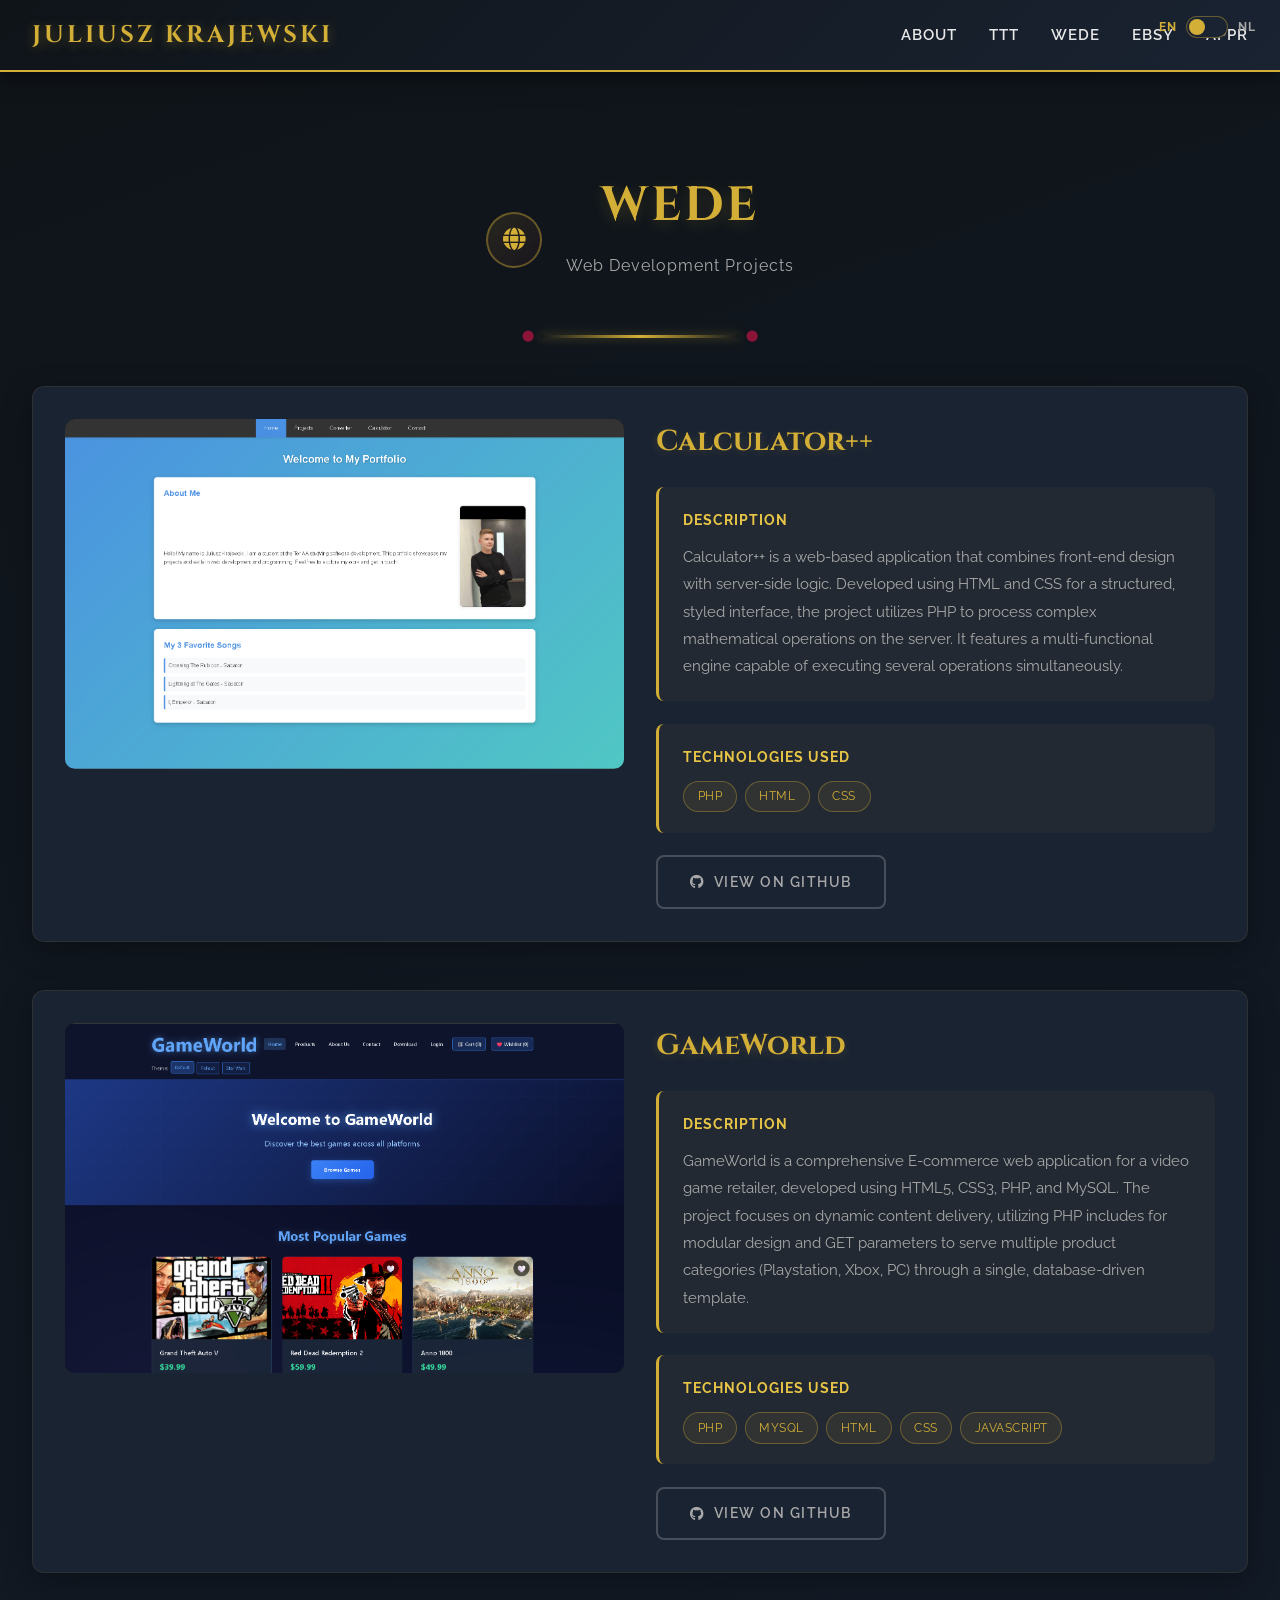
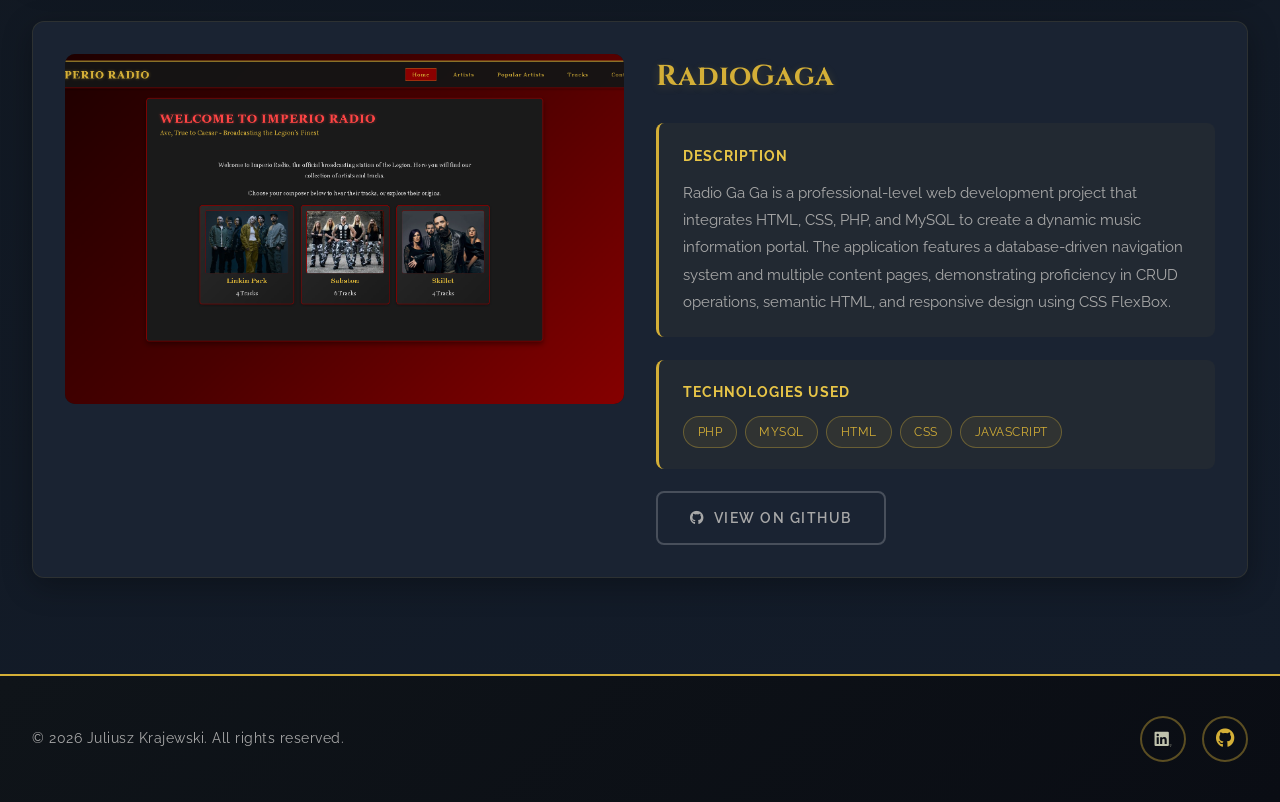
<file: pages/wede.html>
<!DOCTYPE html>
<html lang="en">
<head>
    <meta charset="UTF-8">
    <meta name="viewport" content="width=device-width, initial-scale=1.0">
    <title>WEDE – Web Development Projects – Portfolio</title>
    <link rel="preconnect" href="https://fonts.googleapis.com">
    <link href="https://fonts.googleapis.com/css2?family=Cinzel:wght@400;600;700&family=Raleway:wght@300;400;500;600;700&display=swap" rel="stylesheet">
    <link rel="stylesheet" href="https://cdnjs.cloudflare.com/ajax/libs/font-awesome/6.4.0/css/all.min.css">
    <link rel="stylesheet" href="../styles/portfolio.css">
</head>
<body>

<!-- Language Toggle -->
<div class="lang-toggle-wrapper">
    <label class="lang-switch" aria-label="Switch language">
        <span class="lang-switch__label lang-switch__label--active">EN</span>
        <div class="lang-switch__toggle">
            <input type="checkbox" id="langToggle" aria-label="Toggle English / Dutch">
            <div class="lang-switch__slider"></div>
        </div>
        <span class="lang-switch__label">NL</span>
    </label>
</div>

<!-- NAVIGATION -->
<header class="main-header">
    <nav class="navbar">
        <div class="nav-container">
            <a href="../index.html" class="logo-link">Juliusz Krajewski</a>
            <ul class="nav-menu" id="navMenu">
                <li><a href="../index.html#about" class="nav-link" data-i18n="nav.about">About</a></li>
                <li><a href="ttt.html"             class="nav-link" data-i18n="nav.ttt">TTT</a></li>
                <li><a href="wede.html"            class="nav-link" data-i18n="nav.wede">WEDE</a></li>
                <li><a href="ebsy.html"            class="nav-link" data-i18n="nav.ebsy">EBSY</a></li>
                <li><a href="appr.html"            class="nav-link" data-i18n="nav.appr">APPR</a></li>
            </ul>
            <button class="nav-toggle" id="navToggle" aria-label="Toggle navigation">
                <span></span><span></span><span></span>
            </button>
        </div>
    </nav>
</header>

<main class="portfolio-main">

    <section class="section proj-section--wede">
        <div class="section-container">

            <div class="proj-section-header">
                <div class="proj-section-icon"><i class="fas fa-globe"></i></div>
                <div>
                    <h2 class="section-title" data-i18n="section.wede">WEDE</h2>
                    <p class="section-subtitle" data-i18n="section.wede_subtitle">Web Development Projects</p>
                </div>
            </div>
            <div class="roman-divider"></div>

            <div class="projects-detailed-grid" id="projects-detailed"></div>

        </div>
    </section>

</main>

<!-- FOOTER -->
<footer class="main-footer">
    <div class="footer-inner">
        <p class="footer-copy">&copy; <span id="footer-year">2026</span> <span id="footer-name">Juliusz Krajewski</span>. <span data-i18n="footer.copyright">All rights reserved.</span></p>
        <div class="footer-socials">
            <a href="https://www.linkedin.com/in/juliusz-krajewski-12a225389/?skipRedirect=true"
               target="_blank" rel="noopener" class="social-btn social-btn--linkedin" title="LinkedIn">
                <img src="../assets/LinkedIn-Icon-Black-Logo.wine.svg" alt="LinkedIn" class="social-svg">
            </a>
            <a href="https://github.com/ShadowPL618"
               target="_blank" rel="noopener" class="social-btn social-btn--github" title="GitHub">
                <i class="fab fa-github"></i>
            </a>
        </div>
    </div>
</footer>

<!-- Scripts -->
<script src="../data/portfolio-data.js"></script>
<script src="../scripts/portfolio-i18n.js"></script>
<script src="../scripts/portfolio-main.js"></script>
<script>
    PORTFOLIO_RENDER.category = 'WEDE';
    document.addEventListener('DOMContentLoaded', () => {
        PORTFOLIO_RENDER.init();
        if (PORTFOLIO_RENDER.data) {
            PORTFOLIO_RENDER.renderProjectDetail('WEDE');
            PORTFOLIO_RENDER.renderFooter();
        }
        PORTFOLIO_UI.initNav();
        PORTFOLIO_UI.initFadeIn();
        PORTFOLIO_UI.initLangToggle();
        PORTFOLIO_LANG.translatePage();
    });
</script>

</body>
</html>
</file>
<file: styles/portfolio.css>
/**
 * portfolio.css
 * ─────────────────────────────────────────────────────────────
 * Single stylesheet for the entire portfolio.
 * Replaces portfolio-main.css AND landing.css.
 *
 * Sections (Ctrl+F to jump):
 *   1.  CSS Variables & Reset
 *   2.  Typography (Cinzel + Raleway)
 *   3.  Scrollbar
 *   4.  Navigation / Header
 *   5.  Hero Section
 *   6.  Shared Section Styles
 *   7.  About Me Section
 *   8.  Project Preview Cards (landing page)
 *   9.  Project Detail Cards (wede/ebsy/appr/cv pages)
 *   10. Carousel
 *   11. Buttons & Badges
 *   12. Footer
 *   13. Responsive (tablet + mobile)
 * ─────────────────────────────────────────────────────────────
 */


/* ─────────────────────────────────────────────
   1. CSS VARIABLES & RESET
───────────────────────────────────────────── */
:root {
    /* Navy palette */
    --navy-dark:   #0f1419;
    --navy-medium: #1a2332;
    --navy-light:  #2a3f5f;

    /* Legion accent colours */
    --gold:        #d4af37;
    --light-gold:  #e8c547;
    --crimson:     #8b1538;

    /* Text */
    --text-primary:   #e8e8e8;
    --text-secondary: #a8a8a8;

    /* Smooth transition used everywhere */
    --transition: 0.3s cubic-bezier(0.4, 0, 0.2, 1);
}

*, *::before, *::after {
    margin: 0;
    padding: 0;
    box-sizing: border-box;
}

html { scroll-behavior: smooth; }

body {
    font-family: 'Raleway', 'Segoe UI', sans-serif;
    background-color: var(--navy-dark);
    color: var(--text-primary);
    line-height: 1.6;
    overflow-x: hidden;
}

img { display: block; max-width: 100%; }
a   { color: inherit; }


/* ─────────────────────────────────────────────
   2. TYPOGRAPHY
   Cinzel for headings, Raleway for body
───────────────────────────────────────────── */
h1, h2, h3,
.section-title,
.hero-name,
.logo-link,
.preview-card-title,
.project-detailed-content h3 {
    font-family: 'Cinzel', serif;
}

.section-title {
    font-size: clamp(1.8rem, 4vw, 3rem);
    color: var(--gold);
    text-align: center;
    text-transform: uppercase;
    letter-spacing: 3px;
    margin-bottom: 0.5rem;
    text-shadow: 0 4px 15px rgba(212, 175, 55, 0.2);
}

.section-subtitle {
    text-align: center;
    color: var(--text-secondary);
    font-size: 1rem;
    letter-spacing: 1px;
    margin-bottom: 2rem;
}

/* Gold gradient divider line with crimson dots */
.roman-divider {
    max-width: 200px;
    height: 3px;
    margin: 1.5rem auto 2.5rem;
    background: linear-gradient(90deg, transparent, var(--gold), transparent);
    box-shadow: 0 0 10px rgba(212, 175, 55, 0.4);
    position: relative;
}
.roman-divider::before,
.roman-divider::after {
    content: '⬤';
    position: absolute;
    top: 50%;
    transform: translateY(-50%);
    color: var(--crimson);
    font-size: 0.7rem;
}
.roman-divider::before { left: -18px; }
.roman-divider::after  { right: -18px; }


/* ─────────────────────────────────────────────
   3. SCROLLBAR
───────────────────────────────────────────── */
::-webkit-scrollbar       { width: 10px; }
::-webkit-scrollbar-track { background: var(--navy-dark); }
::-webkit-scrollbar-thumb { background: var(--gold); border-radius: 5px; }
::-webkit-scrollbar-thumb:hover { background: var(--light-gold); }


/* ─────────────────────────────────────────────
   4. NAVIGATION / HEADER
───────────────────────────────────────────── */
.main-header {
    position: sticky;
    top: 0;
    z-index: 1000;
    background: linear-gradient(135deg, var(--navy-dark), var(--navy-medium));
    border-bottom: 2px solid var(--gold);
    box-shadow: 0 4px 20px rgba(0, 0, 0, 0.5);
}

.navbar { padding: 1rem 0; }

.nav-container {
    max-width: 1400px;
    margin: 0 auto;
    padding: 0 2rem;
    display: flex;
    justify-content: space-between;
    align-items: center;
}

/* Logo / site name */
.logo-link,
.nav-logo h1 {
    font-family: 'Cinzel', serif;
    font-size: 1.5rem;
    font-weight: 700;
    color: var(--gold);
    text-decoration: none;
    letter-spacing: 3px;
    text-transform: uppercase;
    text-shadow: 0 2px 12px rgba(212, 175, 55, 0.35);
    transition: color var(--transition), text-shadow var(--transition);
}
.logo-link:hover { color: var(--light-gold); }

/* Nav links list */
.nav-menu {
    display: flex;
    list-style: none;
    gap: 2rem;
}

.nav-link {
    color: var(--text-primary);
    text-decoration: none;
    font-size: 0.95rem;
    font-weight: 600;
    text-transform: uppercase;
    letter-spacing: 1px;
    position: relative;
    transition: color var(--transition);
}

/* Underline slide-in on hover / active */
.nav-link::after {
    content: '';
    position: absolute;
    bottom: -5px;
    left: 0;
    width: 0;
    height: 2px;
    background: linear-gradient(90deg, var(--gold), var(--crimson));
    transition: width var(--transition);
}
.nav-link:hover,
.nav-link--active { color: var(--gold); }
.nav-link:hover::after,
.nav-link--active::after { width: 100%; }

/* Hamburger button (hidden on desktop) */
.nav-toggle {
    display: none;
    flex-direction: column;
    gap: 5px;
    background: none;
    border: none;
    cursor: pointer;
    padding: 4px;
}
.nav-toggle span {
    display: block;
    width: 26px;
    height: 2px;
    background: var(--gold);
    border-radius: 2px;
    transition: transform 0.3s, opacity 0.3s;
}
.nav-toggle--active span:nth-child(1) { transform: translateY(7px)  rotate(45deg);  }
.nav-toggle--active span:nth-child(2) { opacity: 0; }
.nav-toggle--active span:nth-child(3) { transform: translateY(-7px) rotate(-45deg); }


/* ─────────────────────────────────────────────
   5. HERO SECTION
───────────────────────────────────────────── */
.hero {
    position: relative;
    min-height: 100vh;
    display: flex;
    align-items: center;
    justify-content: center;
    overflow: hidden;
    padding: 6rem 2rem 8rem;
    background: linear-gradient(160deg,
        var(--navy-dark) 0%,
        #141e30        40%,
        #1a1a2e        70%,
        var(--navy-dark) 100%
    );
}

/* Diagonal grid pattern overlay */
.hero-bg-pattern {
    position: absolute;
    inset: 0;
    pointer-events: none;
    background-image:
        repeating-linear-gradient(45deg,
            rgba(212, 175, 55, 0.03) 0px, rgba(212, 175, 55, 0.03) 1px,
            transparent 1px, transparent 60px),
        repeating-linear-gradient(-45deg,
            rgba(139, 21, 56, 0.02) 0px, rgba(139, 21, 56, 0.02) 1px,
            transparent 1px, transparent 60px);
}

/* Radial glow behind content */
.hero::before {
    content: '';
    position: absolute;
    top: 35%;
    left: 50%;
    transform: translate(-50%, -50%);
    width: 700px;
    height: 700px;
    background: radial-gradient(circle,
        rgba(212, 175, 55, 0.07) 0%,
        rgba(139, 21, 56, 0.04) 50%,
        transparent 72%
    );
    pointer-events: none;
    animation: pulseGlow 7s ease-in-out infinite;
}
@keyframes pulseGlow {
    0%, 100% { opacity: 1;   transform: translate(-50%, -50%) scale(1);   }
    50%       { opacity: 0.6; transform: translate(-50%, -50%) scale(1.12); }
}

.hero-inner {
    position: relative;
    z-index: 2;
    display: flex;
    align-items: center;
    gap: 5rem;
    max-width: 1100px;
    width: 100%;
    margin: 0 auto;
}

/* ── Hero photo ── */
.hero-photo-wrap {
    position: relative;
    flex-shrink: 0;
    opacity: 0;
    transform: translateX(-30px);
    transition: opacity 0.8s ease 0.2s, transform 0.8s ease 0.2s;
}
.hero-photo-wrap.is-visible { opacity: 1; transform: translateX(0); }

.hero-photo {
    width: 260px;
    height: 260px;
    border-radius: 20px;
    object-fit: cover;
    border: 3px solid var(--gold);
    box-shadow: 0 0 0 6px rgba(212, 175, 55, 0.08), 0 20px 60px rgba(0,0,0,0.5);
    transition: transform var(--transition), box-shadow var(--transition);
}
.hero-photo:hover {
    transform: translateY(-8px) rotate(1deg);
    box-shadow: 0 0 0 10px rgba(212, 175, 55, 0.14), 0 30px 80px rgba(0,0,0,0.6);
}

/* Spinning decorative ring */
.hero-photo-ring {
    position: absolute;
    inset: -14px;
    border-radius: 26px;
    border: 1px solid rgba(212, 175, 55, 0.22);
    pointer-events: none;
    animation: spinRing 22s linear infinite;
}
@keyframes spinRing { to { transform: rotate(360deg); } }

/* ── Hero text ── */
.hero-text {
    flex: 1;
    opacity: 0;
    transform: translateX(30px);
    transition: opacity 0.8s ease 0.4s, transform 0.8s ease 0.4s;
}
.hero-text.is-visible { opacity: 1; transform: translateX(0); }

.hero-eyebrow {
    font-size: 0.8rem;
    font-weight: 600;
    color: var(--crimson);
    text-transform: uppercase;
    letter-spacing: 4px;
    margin-bottom: 0.5rem;
}
.hero-name {
    font-size: clamp(2rem, 4vw, 3.2rem);
    color: var(--gold);
    line-height: 1.1;
    letter-spacing: 2px;
    margin-bottom: 0.6rem;
    text-shadow: 0 4px 20px rgba(212, 175, 55, 0.25);
}
.hero-title {
    font-size: 1.05rem;
    color: var(--text-secondary);
    margin-bottom: 2rem;
    letter-spacing: 1px;
}

/* Achievement badge */
.hero-badge {
    display: inline-flex;
    align-items: center;
    gap: 0.6rem;
    background: linear-gradient(135deg,
        rgba(212, 175, 55, 0.12),
        rgba(139, 21, 56, 0.08)
    );
    border: 1px solid var(--gold);
    border-radius: 8px;
    padding: 0.7rem 1.2rem;
    color: var(--gold);
    font-weight: 600;
    font-size: 0.9rem;
    letter-spacing: 1px;
    margin-bottom: 0.5rem;
}
.hero-badge-sub {
    font-size: 0.85rem;
    color: var(--text-secondary);
    font-style: italic;
    margin-bottom: 2rem;
    max-width: 480px;
    line-height: 1.6;
}

/* Hero CTA buttons */
.hero-ctas {
    display: flex;
    gap: 1rem;
    flex-wrap: wrap;
}

/* Scroll bounce indicator */
.scroll-indicator {
    position: absolute;
    bottom: 2.5rem;
    left: 50%;
    transform: translateX(-50%);
    z-index: 2;
}
.scroll-indicator span {
    display: block;
    width: 24px;
    height: 38px;
    border: 2px solid rgba(212, 175, 55, 0.4);
    border-radius: 12px;
    position: relative;
}
.scroll-indicator span::before {
    content: '';
    position: absolute;
    top: 5px;
    left: 50%;
    transform: translateX(-50%);
    width: 4px;
    height: 8px;
    background: var(--gold);
    border-radius: 2px;
    animation: scrollBounce 2s infinite;
}
@keyframes scrollBounce {
    0%, 100% { top: 5px;  opacity: 1; }
    80%       { top: 18px; opacity: 0; }
}


/* ─────────────────────────────────────────────
   6. SHARED SECTION STYLES
───────────────────────────────────────────── */
.portfolio-main { background: var(--navy-dark); }

.section {
    padding: 6rem 0;
    border-top: 1px solid rgba(212, 175, 55, 0.15);
}
.section:first-of-type { border-top: none; }

.section-container {
    max-width: 1400px;
    margin: 0 auto;
    padding: 0 2rem;
}

/* Section header row with icon (WEDE / EBSY / APPR) */
.proj-section-header {
    display: flex;
    align-items: center;
    gap: 1.5rem;
    justify-content: center;
    margin-bottom: 1rem;
}
.proj-section-icon {
    width: 56px;
    height: 56px;
    border-radius: 50%;
    border: 2px solid rgba(212, 175, 55, 0.4);
    background: linear-gradient(135deg,
        rgba(212, 175, 55, 0.12),
        rgba(139, 21, 56, 0.08)
    );
    display: flex;
    align-items: center;
    justify-content: center;
    font-size: 1.4rem;
    color: var(--gold);
    flex-shrink: 0;
    transition: transform var(--transition), box-shadow var(--transition);
}
.proj-section-icon:hover {
    transform: rotate(12deg) scale(1.08);
    box-shadow: 0 0 18px rgba(212, 175, 55, 0.3);
}

/* Alternating background per section */
.proj-section--wede { background: linear-gradient(160deg, var(--navy-dark) 0%, #131c2a 100%); }
.proj-section--ebsy { background: linear-gradient(160deg, #0e1520 0%, var(--navy-medium) 100%); }
.proj-section--appr { background: linear-gradient(160deg, var(--navy-dark) 0%, #14101a 100%); }

/* CTA link below preview cards */
.section-cta {
    text-align: center;
    margin-top: 3rem;
}


/* ─────────────────────────────────────────────
   7. ABOUT ME SECTION
───────────────────────────────────────────── */
.about-section {
    background: linear-gradient(160deg, var(--navy-dark), var(--navy-medium));
}

.about-grid {
    display: grid;
    grid-template-columns: 280px 1fr;
    gap: 3.5rem;
    margin-top: 3rem;
    align-items: start;
    /* Fade-in initial state — JS adds .is-visible */
    opacity: 0;
    transform: translateY(20px);
    transition: opacity 0.7s ease, transform 0.7s ease;
}
.about-grid.is-visible { opacity: 1; transform: translateY(0); }

/* Left column */
.about-left {
    display: flex;
    flex-direction: column;
    gap: 1.5rem;
}

.about-photo, .profile-img {
    width: 100%;
    aspect-ratio: 1;
    object-fit: cover;
    border-radius: 14px;
    border: 3px solid var(--gold);
    box-shadow: 0 10px 40px rgba(0,0,0,0.4);
    transition: transform var(--transition), box-shadow var(--transition);
}
.about-photo:hover, .profile-img:hover {
    transform: translateY(-6px);
    box-shadow: 0 20px 50px rgba(212, 175, 55, 0.2);
}

/* Contact card */
.contact-card {
    background: rgba(212, 175, 55, 0.04);
    border: 1px solid rgba(212, 175, 55, 0.2);
    border-radius: 12px;
    padding: 1.4rem;
}

/* Right column */
.about-role {
    font-family: 'Cinzel', serif;
    font-size: 1.35rem;
    color: var(--text-primary);
    margin-bottom: 1rem;
}
.about-bio {
    color: var(--text-secondary);
    line-height: 1.9;
    margin-bottom: 2rem;
    font-size: 1rem;
}

/* Skills rows */
.skills-block { margin-bottom: 1.8rem; }

.badges-row {
    display: flex;
    flex-wrap: wrap;
    gap: 0.6rem;
    margin-top: 0.6rem;
}

/* Languages grid */
.languages-grid {
    display: grid;
    grid-template-columns: repeat(2, 1fr);
    gap: 0.8rem;
    margin-top: 0.6rem;
}

/* Contact / languages shared item row */
.contact-item,
.language-item {
    display: flex;
    align-items: center;
    gap: 0.8rem;
    padding: 0.6rem 0;
    border-bottom: 1px solid rgba(255,255,255,0.05);
    font-size: 0.9rem;
    color: var(--text-secondary);
    transition: color var(--transition);
}
.contact-item:last-child { border-bottom: none; }
.contact-item i {
    color: var(--gold);
    font-size: 1rem;
    width: 18px;
    text-align: center;
    flex-shrink: 0;
}
.contact-item a {
    color: var(--gold);
    text-decoration: none;
    transition: color var(--transition);
}
.contact-item a:hover { color: var(--light-gold); }

.language-item {
    padding: 0.7rem 1rem;
    background: rgba(212, 175, 55, 0.04);
    border-left: 3px solid var(--gold);
    border-bottom: none;
    border-radius: 6px;
    justify-content: space-between;
}
.language-item:hover { background: rgba(212, 175, 55, 0.1); }
.lang-name  { font-weight: 600; color: var(--text-primary); font-size: 0.9rem; }
.lang-level { color: var(--gold); font-size: 0.78rem; text-transform: uppercase; letter-spacing: 1px; }


/* ─────────────────────────────────────────────
   8. PROJECT PREVIEW CARDS (landing page)
───────────────────────────────────────────── */
.preview-grid {
    display: grid;
    grid-template-columns: repeat(auto-fit, minmax(280px, 1fr));
    gap: 1.8rem;
    margin-top: 2.5rem;
}

.preview-card {
    background: var(--navy-medium);
    border: 1px solid rgba(212, 175, 55, 0.12);
    border-radius: 12px;
    overflow: hidden;
    transition: transform var(--transition), box-shadow var(--transition), border-color var(--transition);
    /* Scroll fade-in */
    opacity: 0;
    transform: translateY(24px);
}
.preview-card.is-visible { opacity: 1; transform: translateY(0); }
.preview-card:nth-child(2) { transition-delay: 0.1s; }
.preview-card:nth-child(3) { transition-delay: 0.2s; }

.preview-card:hover {
    transform: translateY(-8px);
    box-shadow: 0 20px 50px rgba(0,0,0,0.4), 0 0 0 1px rgba(212, 175, 55, 0.3);
    border-color: rgba(212, 175, 55, 0.4);
}

/* Card image */
.preview-card-img-wrap {
    position: relative;
    height: 200px;
    overflow: hidden;
}
.preview-card-img {
    width: 100%;
    height: 100%;
    object-fit: cover;
    transition: transform 0.5s ease;
}
.preview-card:hover .preview-card-img { transform: scale(1.06); }

.preview-card-overlay {
    position: absolute;
    inset: 0;
    background: linear-gradient(to top, rgba(15,20,25,0.65) 0%, transparent 60%);
}

/* Card body */
.preview-card-body { padding: 1.4rem 1.5rem 1.6rem; }

.preview-card-title {
    font-size: 1.15rem;
    color: var(--gold);
    margin-bottom: 0.5rem;
    letter-spacing: 1px;
}
.preview-card-desc {
    color: var(--text-secondary);
    font-size: 0.9rem;
    line-height: 1.7;
    margin-bottom: 1rem;
}

/* Tech tags (shared between preview cards and detail cards) */
.tech-tags, .project-tech {
    display: flex;
    flex-wrap: wrap;
    gap: 0.5rem;
}
.tech-tag {
    padding: 0.3rem 0.85rem;
    background: rgba(212, 175, 55, 0.08);
    border: 1px solid rgba(212, 175, 55, 0.35);
    color: var(--gold);
    border-radius: 20px;
    font-size: 0.78rem;
    text-transform: uppercase;
    letter-spacing: 0.5px;
    transition: background var(--transition);
}
.tech-tag:hover { background: rgba(212, 175, 55, 0.18); }


/* ─────────────────────────────────────────────
   9. PROJECT DETAIL CARDS (wede/ebsy/appr pages)
───────────────────────────────────────────── */
.projects-detailed-grid {
    display: grid;
    grid-template-columns: 1fr;
    gap: 3rem;
    margin-top: 3rem;
}

.project-detailed-card {
    display: grid;
    grid-template-columns: 1fr 1fr;
    gap: 2rem;
    padding: 2rem;
    background: var(--navy-medium);
    border: 1px solid rgba(212, 175, 55, 0.1);
    border-radius: 12px;
    box-shadow: 0 8px 30px rgba(0,0,0,0.3);
    transition: box-shadow var(--transition);
}
.project-detailed-card:hover {
    box-shadow: 0 15px 50px rgba(212, 175, 55, 0.12);
}

/* Text side of the detail card */
.project-detailed-content {
    display: flex;
    flex-direction: column;
    gap: 1.4rem;
}
.project-detailed-content h3 {
    font-size: 1.8rem;
    color: var(--gold);
    text-shadow: 0 2px 10px rgba(212, 175, 55, 0.2);
}

/* Overview / description / tech blocks */
.project-overview,
.project-description,
.project-tech-section {
    background: rgba(212, 175, 55, 0.04);
    padding: 1.3rem 1.5rem;
    border-left: 3px solid var(--gold);
    border-radius: 8px;
}
.project-overview h4,
.project-description h4,
.project-tech-section h4 {
    color: var(--light-gold);
    margin-bottom: 0.8rem;
    text-transform: uppercase;
    letter-spacing: 1px;
    font-size: 0.9rem;
}
.project-overview p,
.project-description p {
    color: var(--text-secondary);
    line-height: 1.8;
    font-size: 0.95rem;
}

/* Action buttons row at bottom of detail card */
.project-action {
    margin-top: auto;
    display: flex;
    gap: 1rem;
    flex-wrap: wrap;
}


/* ─────────────────────────────────────────────
   10. CAROUSEL
───────────────────────────────────────────── */
.project-media-carousel {
    position: relative;
    background: var(--navy-dark);
    border-radius: 10px;
    overflow: hidden;
    height: 350px;
    display: flex;
    align-items: center;
    justify-content: center;
}

.carousel-main {
    width: 100%;
    height: 100%;
    position: relative;
}

.carousel-item {
    position: absolute;
    inset: 0;
    opacity: 0;
    transition: opacity var(--transition);
    display: flex;
    align-items: center;
    justify-content: center;
}
.carousel-item.active { opacity: 1; }
.carousel-item img    { width: 100%; height: 100%; object-fit: cover; }
.carousel-item video  { width: 100%; height: 100%; object-fit: contain; }

.video-container {
    width: 100%;
    height: 100%;
    display: flex;
    align-items: center;
    justify-content: center;
    background: rgba(0,0,0,0.5);
}

/* Prev / Next buttons */
.carousel-nav {
    position: absolute;
    top: 50%;
    left: 0;
    right: 0;
    transform: translateY(-50%);
    display: flex;
    justify-content: space-between;
    padding: 0 1rem;
    pointer-events: none;
    z-index: 10;
}
.carousel-prev,
.carousel-next {
    width: 42px;
    height: 42px;
    border-radius: 50%;
    border: none;
    background: rgba(212, 175, 55, 0.8);
    color: var(--navy-dark);
    font-size: 1.1rem;
    cursor: pointer;
    display: flex;
    align-items: center;
    justify-content: center;
    pointer-events: all;
    transition: all var(--transition);
}
.carousel-prev:hover,
.carousel-next:hover {
    background: var(--gold);
    transform: scale(1.1);
}

/* Dot indicators */
.carousel-indicators {
    position: absolute;
    bottom: 14px;
    left: 50%;
    transform: translateX(-50%);
    display: flex;
    gap: 0.7rem;
    z-index: 10;
}
.indicator {
    width: 10px;
    height: 10px;
    border-radius: 50%;
    background: rgba(212, 175, 55, 0.35);
    border: 2px solid transparent;
    cursor: pointer;
    transition: all var(--transition);
}
.indicator.active {
    background: var(--gold);
    width: 28px;
    border-radius: 5px;
}
.indicator:hover { background: var(--light-gold); }


/* ─────────────────────────────────────────────
   11. BUTTONS & BADGES
───────────────────────────────────────────── */

/* Gold filled button */
.btn-gold {
    display: inline-flex;
    align-items: center;
    gap: 0.5rem;
    padding: 0.85rem 2rem;
    background: linear-gradient(135deg, var(--gold), var(--light-gold));
    color: var(--navy-dark);
    border: 2px solid transparent;
    border-radius: 8px;
    font-family: 'Raleway', sans-serif;
    font-weight: 700;
    font-size: 0.88rem;
    text-transform: uppercase;
    letter-spacing: 1.5px;
    text-decoration: none;
    cursor: pointer;
    transition: all var(--transition);
}
.btn-gold:hover {
    transform: translateY(-3px);
    box-shadow: 0 12px 30px rgba(212, 175, 55, 0.35);
}

/* Outline / ghost button */
.btn-outline {
    display: inline-flex;
    align-items: center;
    gap: 0.5rem;
    padding: 0.85rem 2rem;
    background: transparent;
    color: var(--gold);
    border: 2px solid var(--gold);
    border-radius: 8px;
    font-family: 'Raleway', sans-serif;
    font-weight: 600;
    font-size: 0.88rem;
    text-transform: uppercase;
    letter-spacing: 1.5px;
    text-decoration: none;
    cursor: pointer;
    transition: all var(--transition);
}
.btn-outline:hover {
    background: rgba(212, 175, 55, 0.1);
    transform: translateY(-3px);
    box-shadow: 0 12px 30px rgba(212, 175, 55, 0.15);
}

/* GitHub button variant */
.btn-github {
    display: inline-flex;
    align-items: center;
    gap: 0.5rem;
    padding: 0.85rem 2rem;
    background: transparent;
    color: var(--text-secondary);
    border: 2px solid rgba(255,255,255,0.2);
    border-radius: 8px;
    font-family: 'Raleway', sans-serif;
    font-weight: 600;
    font-size: 0.88rem;
    text-transform: uppercase;
    letter-spacing: 1.5px;
    text-decoration: none;
    cursor: pointer;
    transition: all var(--transition);
}
.btn-github:hover {
    border-color: var(--text-primary);
    color: var(--text-primary);
    transform: translateY(-3px);
    box-shadow: 0 10px 25px rgba(255,255,255,0.08);
}

/* Skill badges */
.card-label {
    font-family: 'Cinzel', serif;
    color: var(--gold);
    font-size: 0.82rem;
    text-transform: uppercase;
    letter-spacing: 2px;
    margin-bottom: 0.8rem;
    padding-bottom: 0.4rem;
    border-bottom: 1px solid rgba(212, 175, 55, 0.2);
}

.badge {
    padding: 0.4rem 1rem;
    border-radius: 20px;
    font-size: 0.85rem;
    font-weight: 500;
    cursor: default;
    transition: all var(--transition);
}
.badge-gold {
    background: rgba(212, 175, 55, 0.1);
    border: 1px solid var(--gold);
    color: var(--gold);
}
.badge-gold:hover {
    background: rgba(212, 175, 55, 0.22);
    transform: translateY(-2px);
    box-shadow: 0 4px 12px rgba(212, 175, 55, 0.2);
}
.badge-crimson {
    background: rgba(139, 21, 56, 0.12);
    border: 1px solid var(--crimson);
    color: #e07090;
}
.badge-crimson:hover {
    background: rgba(139, 21, 56, 0.25);
    transform: translateY(-2px);
}

/* participation badge (hero) */
.participation-badge {
    display: inline-flex;
    align-items: center;
    gap: 0.5rem;
    background: linear-gradient(135deg,
        rgba(212, 175, 55, 0.1),
        rgba(139, 21, 56, 0.08)
    );
    border: 2px solid var(--gold);
    padding: 0.8rem 1rem;
    border-radius: 10px;
    color: var(--gold);
    font-weight: 600;
    letter-spacing: 1px;
    text-align: center;
    justify-content: center;
}


/* ─────────────────────────────────────────────
   12. FOOTER
───────────────────────────────────────────── */
.main-footer {
    background: linear-gradient(135deg, var(--navy-dark), #0a0d14);
    border-top: 2px solid var(--gold);
    padding: 2.5rem 2rem;
    margin-top: 0;
}

.footer-inner,
.footer-container {
    max-width: 1400px;
    margin: 0 auto;
    display: flex;
    align-items: center;
    justify-content: space-between;
    gap: 1.5rem;
    flex-wrap: wrap;
}

.footer-copy,
.footer-content p {
    color: var(--text-secondary);
    font-size: 0.88rem;
    letter-spacing: 0.5px;
}

/* Social icon buttons */
.footer-socials { display: flex; gap: 1rem; }

.social-btn,
.social-icon {
    width: 46px;
    height: 46px;
    border-radius: 50%;
    border: 2px solid rgba(212, 175, 55, 0.4);
    display: flex;
    align-items: center;
    justify-content: center;
    color: var(--gold);
    font-size: 1.2rem;
    text-decoration: none;
    background: transparent;
    transition: all var(--transition);
}
.social-btn:hover,
.social-icon:hover {
    transform: translateY(-4px);
    border-color: var(--gold);
    box-shadow: 0 10px 25px rgba(212, 175, 55, 0.25);
    background: rgba(212, 175, 55, 0.08);
}

/* LinkedIn SVG icon — themed to gold */
.social-svg {
    width: 22px;
    height: 22px;
    filter: brightness(0) invert(1) sepia(1) saturate(2) hue-rotate(5deg);
    opacity: 0.75;
    transition: opacity var(--transition), filter var(--transition);
}
.social-btn--linkedin:hover .social-svg {
    opacity: 1;
    filter: brightness(0) saturate(100%) invert(75%) sepia(60%)
            saturate(500%) hue-rotate(5deg) brightness(95%);
}


/* ─────────────────────────────────────────────
   13. RESPONSIVE
───────────────────────────────────────────── */

/* Tablet */
@media (max-width: 1024px) {
    .project-detailed-card {
        grid-template-columns: 1fr;
    }
    .project-media-carousel { height: 300px; }
}

/* Medium screens */
@media (max-width: 900px) {
    /* Hero stacks vertically */
    .hero-inner {
        flex-direction: column;
        text-align: center;
        gap: 2.5rem;
    }
    .hero-text, .hero-photo-wrap { transform: none !important; }
    .hero-ctas  { justify-content: center; }
    .hero-badge, .hero-badge-sub { margin-left: auto; margin-right: auto; }

    /* About grid stacks */
    .about-grid { grid-template-columns: 1fr; }
    .about-left {
        flex-direction: row;
        flex-wrap: wrap;
        align-items: flex-start;
        gap: 1.5rem;
    }
    .about-photo { width: 160px; height: 160px; }
    .contact-card { flex: 1; min-width: 220px; }
}

/* Mobile nav */
@media (max-width: 768px) {
    .nav-toggle { display: flex; }

    .nav-menu {
        position: absolute;
        top: 100%;
        left: 0;
        width: 100%;
        background: var(--navy-dark);
        border-bottom: 2px solid var(--gold);
        flex-direction: column;
        gap: 0;
        max-height: 0;
        overflow: hidden;
        transition: max-height 0.4s ease;
    }
    .nav-menu--open { max-height: 400px; }
    .nav-menu li { border-top: 1px solid rgba(212, 175, 55, 0.1); }
    .nav-link { display: block; padding: 1rem 2rem; }

    /* Sections */
    .section { padding: 4rem 0; }
    .section-container { padding: 0 1.2rem; }

    /* Project cards */
    .project-detailed-card { padding: 1.2rem; gap: 1.2rem; }
    .project-media-carousel { height: 240px; }

    /* About */
    .languages-grid { grid-template-columns: 1fr; }
}

/* Small phones */
@media (max-width: 480px) {
    .hero-photo { width: 180px; height: 180px; }
    .hero-name  { font-size: 1.8rem; }
    .preview-grid { grid-template-columns: 1fr; }
    .about-left   { flex-direction: column; align-items: center; }
    .about-photo  { width: 140px; height: 140px; }
    .footer-inner,
    .footer-container { flex-direction: column; text-align: center; }
}


/* ─────────────────────────────────────────────
   TECH TALENT TEAM (TTT) PAGE
───────────────────────────────────────────── */

/* TTT info cards row — side by side */
.ttt-intro-grid {
    display: grid;
    grid-template-columns: 1fr 1fr;
    gap: 1.8rem;
    max-width: 1000px;
    margin: 2rem auto 3rem;
}

.ttt-card {
    background: linear-gradient(160deg, rgba(212, 175, 55, 0.06), rgba(139, 21, 56, 0.04));
    border: 1px solid rgba(212, 175, 55, 0.25);
    border-radius: 14px;
    padding: 2rem;
    transition: transform var(--transition), box-shadow var(--transition);
    position: relative;
    overflow: hidden;
}

.ttt-card:hover {
    transform: translateY(-6px);
    box-shadow: 0 20px 50px rgba(0, 0, 0, 0.4), 0 0 0 1px rgba(212, 175, 55, 0.3);
}

/* Subtle diagonal glow inside card */
.ttt-card::before {
    content: '';
    position: absolute;
    top: -50%;
    right: -50%;
    width: 100%;
    height: 100%;
    background: radial-gradient(circle, rgba(212, 175, 55, 0.05), transparent 70%);
    pointer-events: none;
}

.ttt-card-icon {
    font-size: 2.2rem;
    color: var(--gold);
    margin-bottom: 1rem;
    display: block;
    text-align: center;
}

.ttt-card-title {
    font-family: 'Cinzel', serif;
    color: var(--gold);
    text-align: center;
    text-transform: uppercase;
    letter-spacing: 2px;
    font-size: 0.85rem;
    margin-bottom: 1.2rem;
    padding-bottom: 0.6rem;
    border-bottom: 1px solid rgba(212, 175, 55, 0.2);
}

.ttt-card-text {
    color: var(--text-secondary);
    line-height: 1.8;
    font-size: 0.9rem;
}

/* Roles list in TTT card */
.ttt-roles-list {
    list-style: none;
    padding: 0;
    margin: 0;
    display: flex;
    flex-direction: column;
    gap: 0.5rem;
}

.ttt-roles-list li {
    display: flex;
    align-items: center;
    gap: 0.8rem;
    padding: 0.7rem 1rem;
    background: rgba(212, 175, 55, 0.04);
    border: 1px solid rgba(212, 175, 55, 0.1);
    border-radius: 8px;
    color: var(--text-secondary);
    font-size: 0.9rem;
    transition: background var(--transition), border-color var(--transition);
}

.ttt-roles-list li:hover {
    background: rgba(212, 175, 55, 0.1);
    border-color: rgba(212, 175, 55, 0.3);
}

.ttt-roles-list li i {
    color: var(--gold);
    width: 20px;
    text-align: center;
    flex-shrink: 0;
}

/* Image with more natural framing — soft rounded corners, subtle shadow */
.ttt-media-img {
    width: 100%;
    height: 100%;
    object-fit: cover;
    border-radius: 10px;
    transition: transform 0.5s ease;
}

.ttt-media-img:hover {
    transform: scale(1.03);
}

/* TTT detail card variant with consistent height */
.ttt-detail-card {
    display: grid;
    grid-template-columns: 1fr 1fr;
    gap: 2rem;
    padding: 2rem;
    background: var(--navy-medium);
    border: 1px solid rgba(212, 175, 55, 0.1);
    border-radius: 12px;
    box-shadow: 0 8px 30px rgba(0,0,0,0.3);
    transition: box-shadow var(--transition);
}

.ttt-detail-card:hover {
    box-shadow: 0 15px 50px rgba(212, 175, 55, 0.12);
}

/* Media side — more spacious and natural */
.ttt-media-side {
    position: relative;
    background: var(--navy-dark);
    border-radius: 10px;
    overflow: hidden;
    min-height: 360px;
    display: flex;
    align-items: center;
    justify-content: center;
    border: 1px solid rgba(212, 175, 55, 0.08);
}

/* Content side */
.ttt-content-side {
    display: flex;
    flex-direction: column;
    gap: 1.4rem;
}

.ttt-content-side h3 {
    font-family: 'Cinzel', serif;
    font-size: 1.5rem;
    color: var(--gold);
    text-shadow: 0 2px 10px rgba(212, 175, 55, 0.2);
}

/* Section subtitles for TTT sections */
.ttt-section-subtitle {
    text-align: center;
    color: var(--text-secondary);
    font-size: 1rem;
    letter-spacing: 1px;
    margin-bottom: 2rem;
}

/* TTT certificates grid */
.ttt-certs-grid {
    max-width: 750px;
    margin: 2rem auto 0;
    display: grid;
    grid-template-columns: 1fr 1fr;
    gap: 0.8rem;
}

/* Responsive: stack side-by-side on mobile */
@media (max-width: 900px) {
    .ttt-intro-grid {
        grid-template-columns: 1fr;
    }
    .ttt-detail-card {
        grid-template-columns: 1fr;
    }
    .ttt-media-side {
        height: 260px;
    }
    .ttt-certs-grid {
        grid-template-columns: 1fr;
    }
}

/* ─────────────────────────────────────────────
   ABOUT ME ADDITIONS
   Native language tag, favorite badge star,
   certificates list
───────────────────────────────────────────── */

/* "Native" pill next to language name */
.lang-native-tag {
    display: inline-block;
    padding: 0.1rem 0.5rem;
    margin-left: 0.4rem;
    background: linear-gradient(135deg, var(--gold), var(--light-gold));
    color: var(--navy-dark);
    border-radius: 20px;
    font-size: 0.65rem;
    font-weight: 700;
    text-transform: uppercase;
    letter-spacing: 0.5px;
    vertical-align: middle;
}

/* Star icon inside favorite-language badges */
.badge-favorite i {
    font-size: 0.7rem;
    margin-right: 0.2rem;
    color: var(--gold);
}

/* Certificates list */
.certificates-list {
    list-style: none;
    display: flex;
    flex-direction: column;
    gap: 0.7rem;
    margin-top: 0.6rem;
}

.certificate-item {
    display: flex;
    align-items: flex-start;
    gap: 0.9rem;
    padding: 0.9rem 1.1rem;
    background: rgba(212, 175, 55, 0.04);
    border: 1px solid rgba(212, 175, 55, 0.15);
    border-left: 3px solid var(--gold);
    border-radius: 8px;
    transition: background var(--transition), border-color var(--transition);
}

.certificate-item:hover {
    background: rgba(212, 175, 55, 0.09);
    border-color: rgba(212, 175, 55, 0.4);
}

.certificate-item > i {
    color: var(--gold);
    font-size: 1.1rem;
    flex-shrink: 0;
    margin-top: 0.1rem;
}

.certificate-body {
    display: flex;
    flex-direction: column;
    gap: 0.2rem;
}

.certificate-title {
    color: var(--text-primary);
    font-weight: 600;
    font-size: 0.92rem;
}

.certificate-meta {
    color: var(--text-secondary);
    font-size: 0.78rem;
    letter-spacing: 0.3px;
}

/* ─────────────────────────────────────────────
   LANGUAGE TOGGLE SWITCH (i18n)
   Matches the CV site's toggle style
───────────────────────────────────────────── */
.lang-toggle-wrapper {
    position: fixed;
    top: 1rem;
    right: 1.5rem;
    z-index: 2000;
}

.lang-switch {
    display: flex;
    align-items: center;
    gap: 0.6rem;
    cursor: pointer;
    font-family: 'Raleway', sans-serif;
    font-size: 0.78rem;
    font-weight: 700;
    text-transform: uppercase;
    letter-spacing: 1px;
}

.lang-switch__label {
    color: var(--text-secondary);
    transition: color var(--transition);
}

.lang-switch__label--active {
    color: var(--gold);
}

.lang-switch__toggle {
    position: relative;
    width: 42px;
    height: 22px;
}

.lang-switch__toggle input {
    opacity: 0;
    width: 0;
    height: 0;
}

.lang-switch__slider {
    position: absolute;
    inset: 0;
    background: var(--navy-medium);
    border: 1px solid rgba(212, 175, 55, 0.4);
    border-radius: 22px;
    transition: all 0.3s ease;
}

.lang-switch__slider::before {
    content: '';
    position: absolute;
    width: 16px;
    height: 16px;
    left: 2px;
    bottom: 2px;
    background: var(--gold);
    border-radius: 50%;
    transition: transform 0.3s ease;
}

.lang-switch__toggle input:checked + .lang-switch__slider {
    background: rgba(212, 175, 55, 0.2);
    border-color: var(--gold);
}

.lang-switch__toggle input:checked + .lang-switch__slider::before {
    transform: translateX(20px);
    background: var(--light-gold);
}

/* ─────────────────────────────────────────────
   COLLABORATIVE PROJECT TAG
───────────────────────────────────────────── */
.collab-tag {
    display: inline-flex;
    align-items: center;
    gap: 0.5rem;
    padding: 0.4rem 0.9rem;
    background: rgba(139, 21, 56, 0.15);
    border: 1px solid var(--crimson);
    border-radius: 20px;
    color: #e07090;
    font-size: 0.78rem;
    font-weight: 600;
    text-transform: uppercase;
    letter-spacing: 0.5px;
    width: fit-content;
}

.collab-tag i {
    color: var(--crimson);
}

/* Disabled / private project button */
.disabled-btn {
    opacity: 0.7;
    cursor: default;
    background: rgba(255, 255, 255, 0.03);
    border-color: rgba(255, 255, 255, 0.1);
    color: var(--text-secondary);
    pointer-events: none;
}
.disabled-btn i {
    color: var(--crimson);
}
</file>
